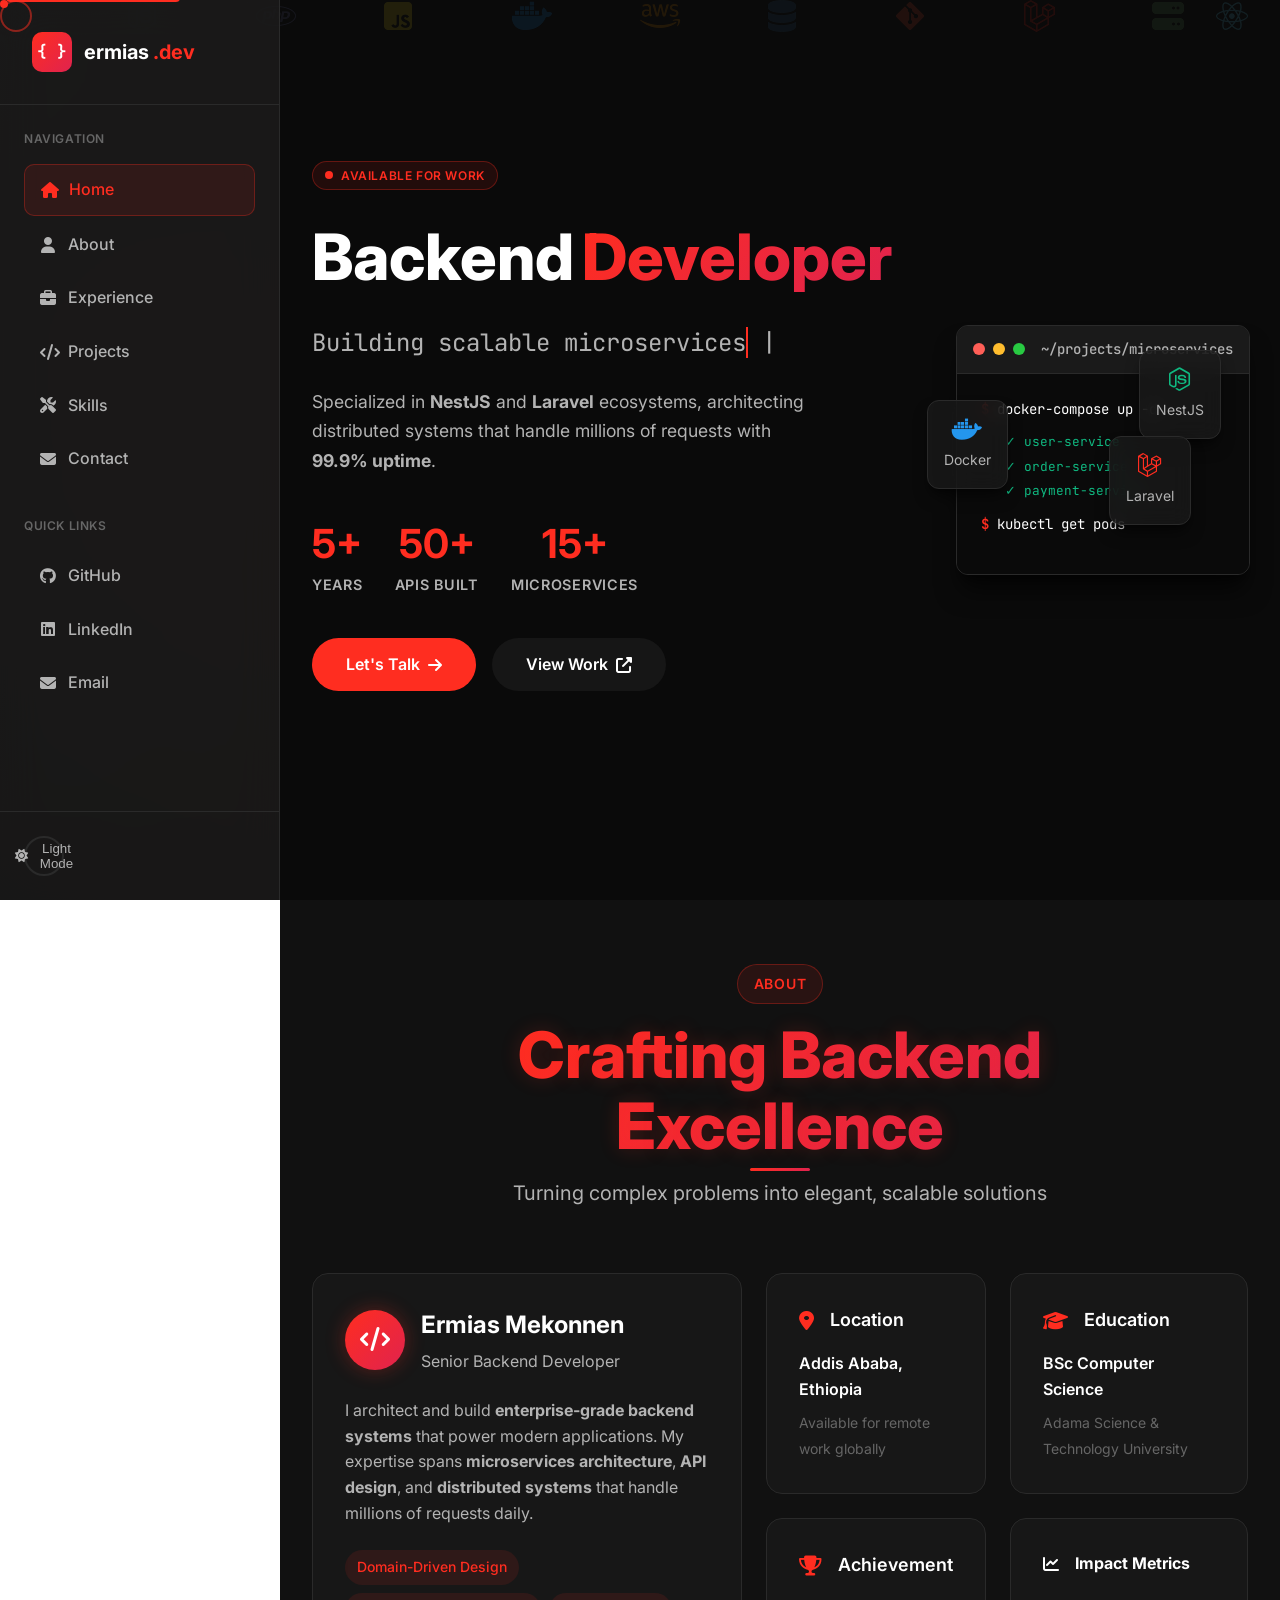
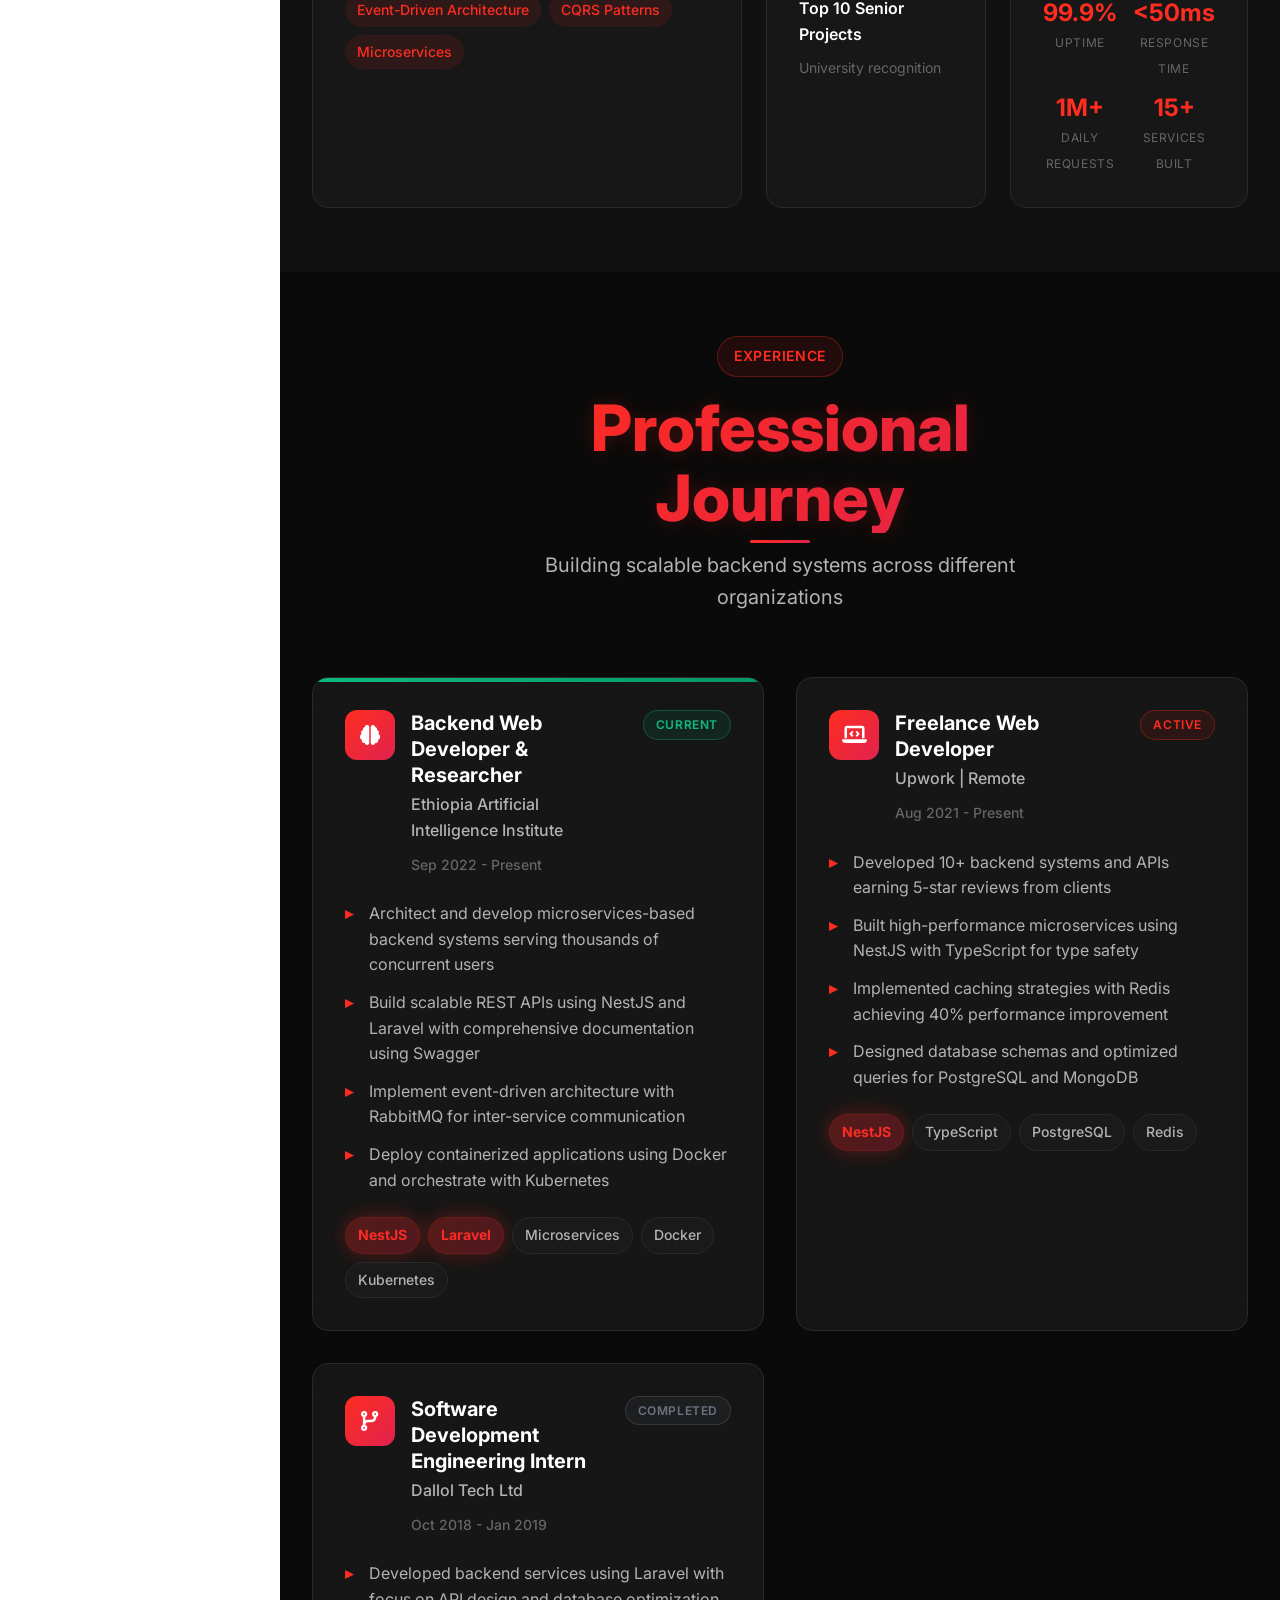
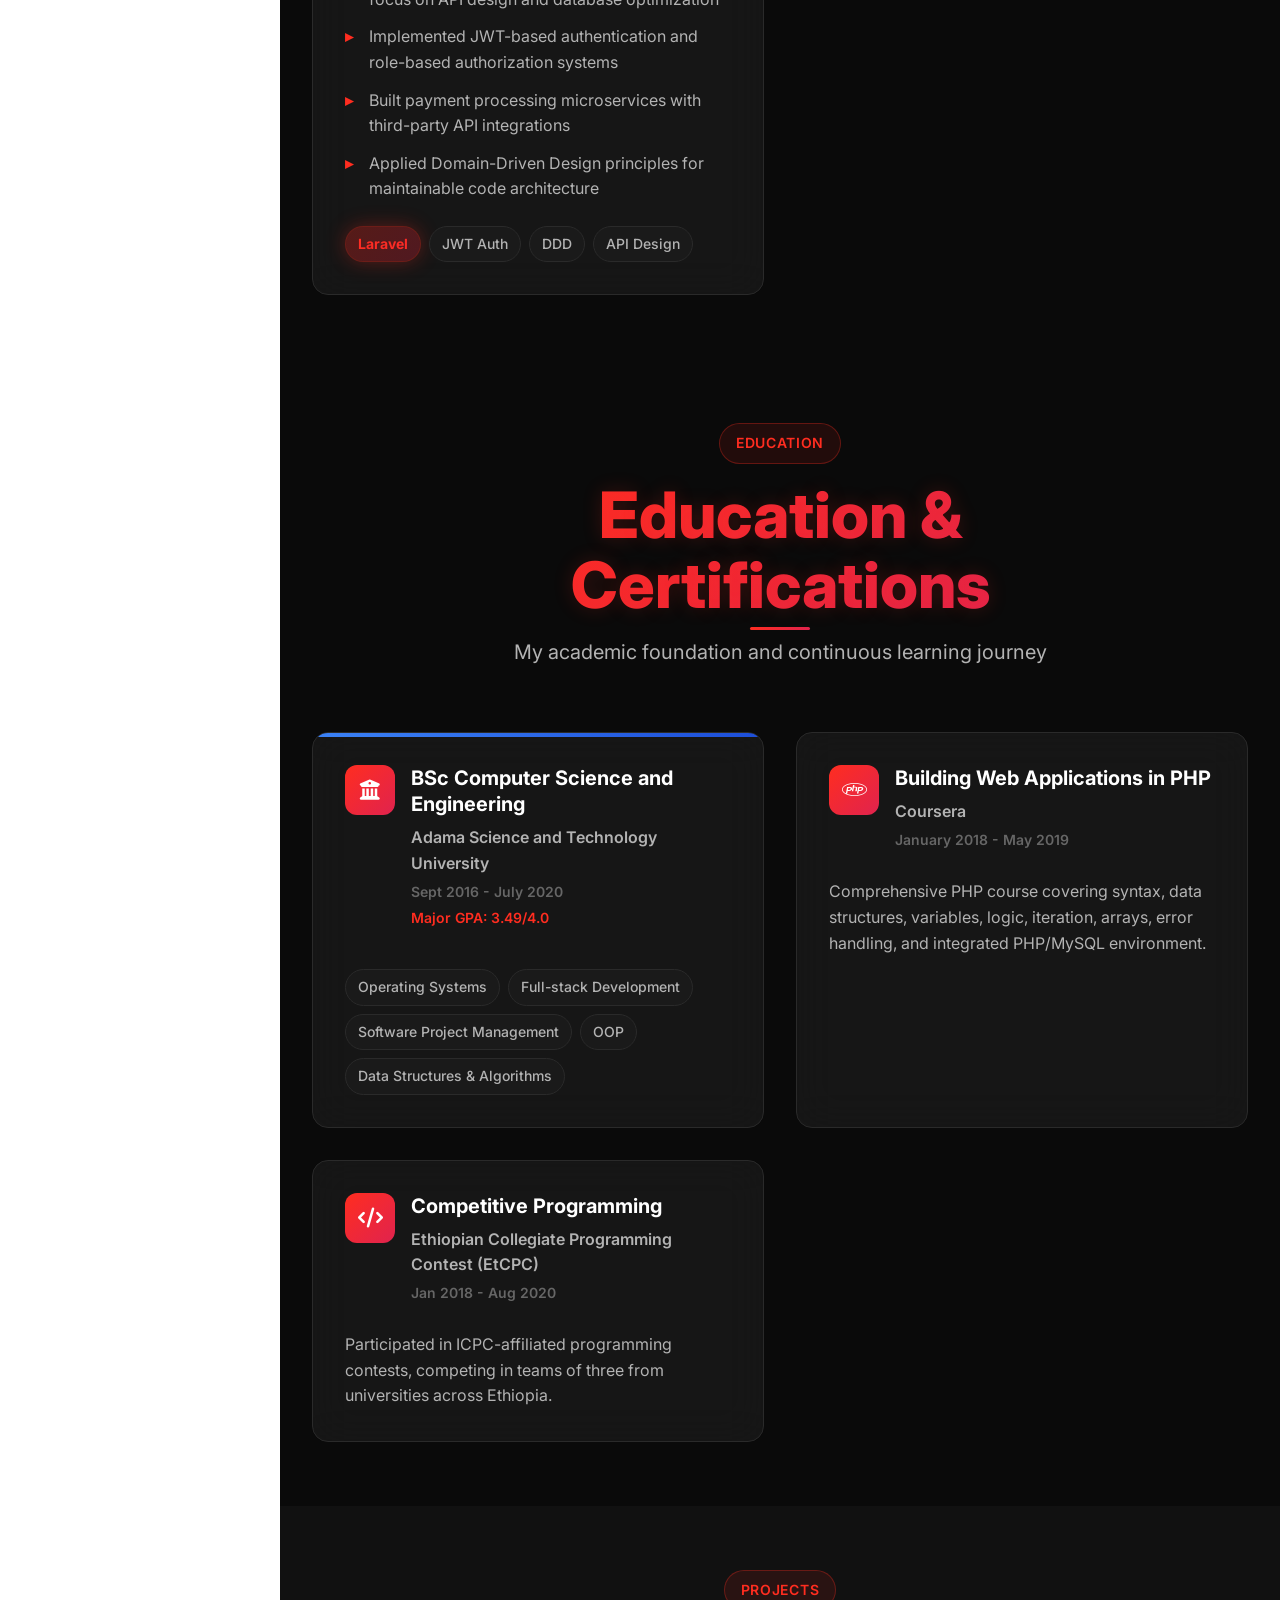
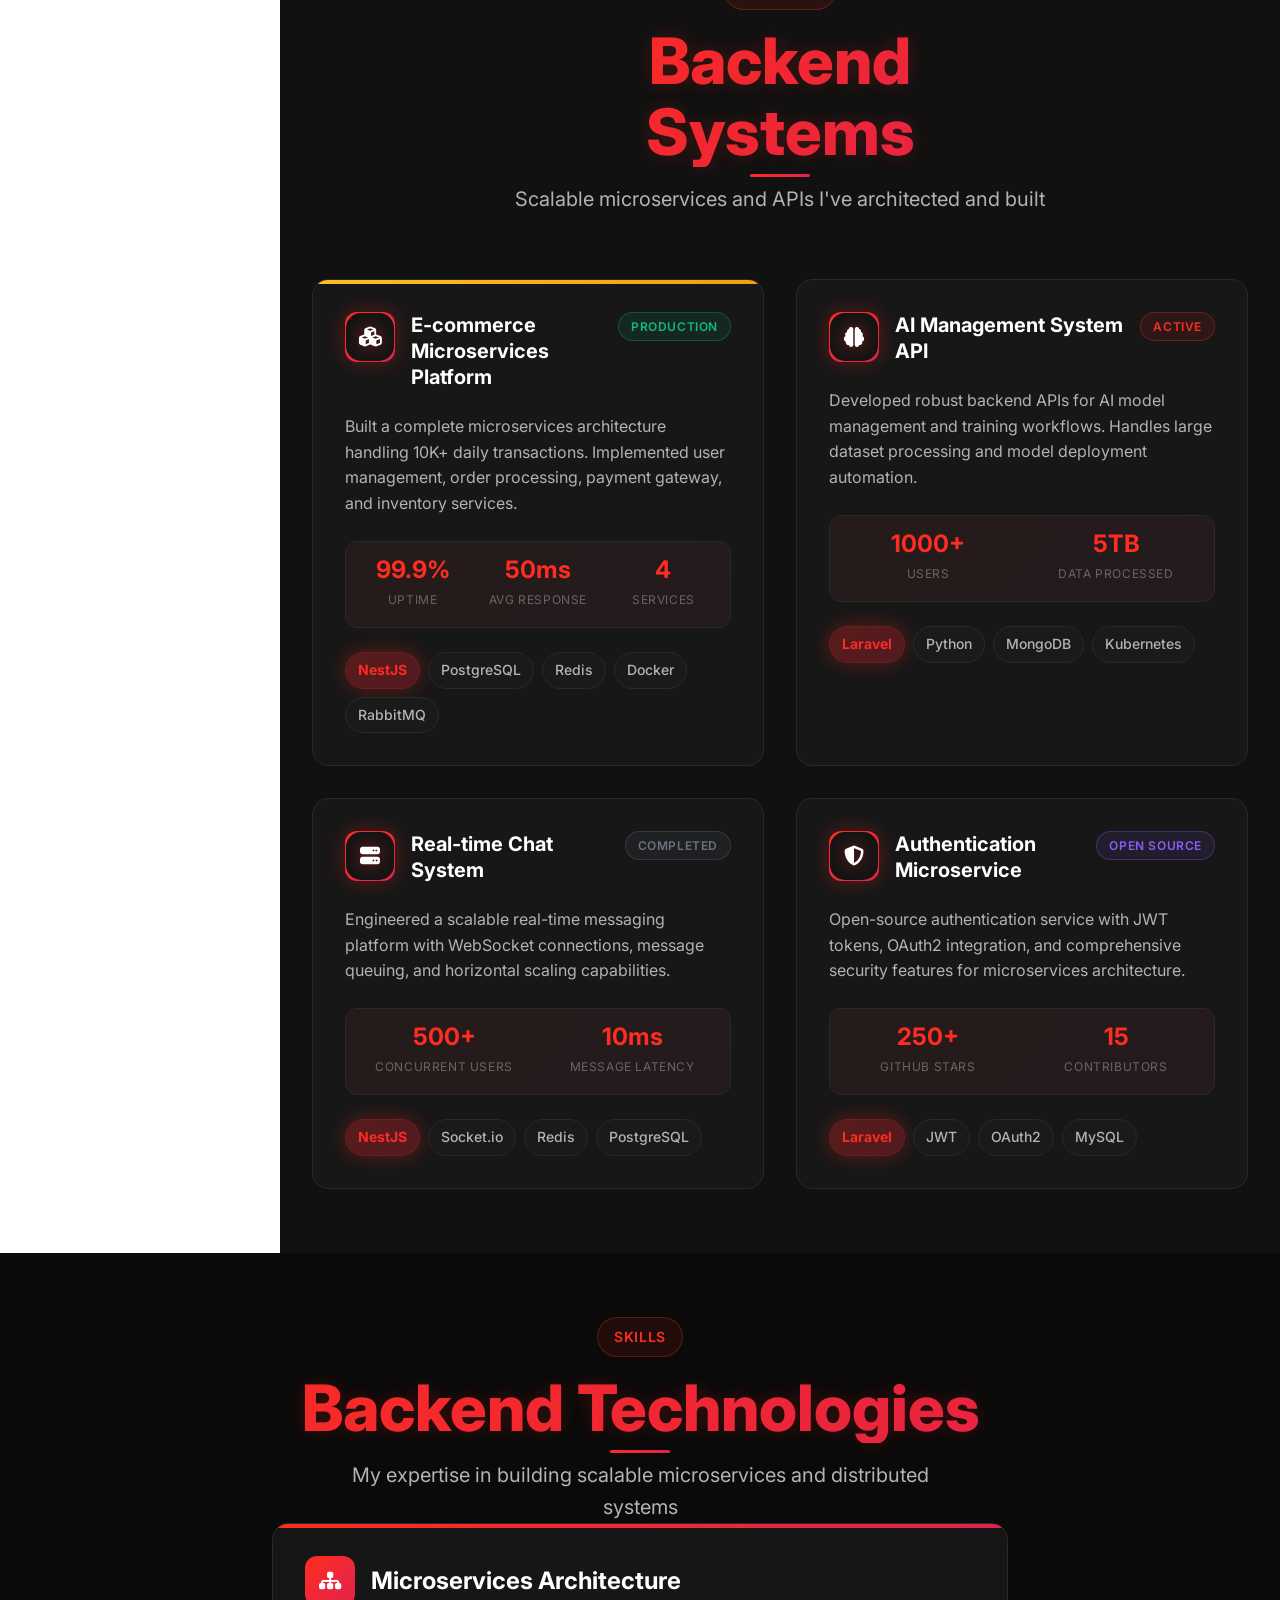
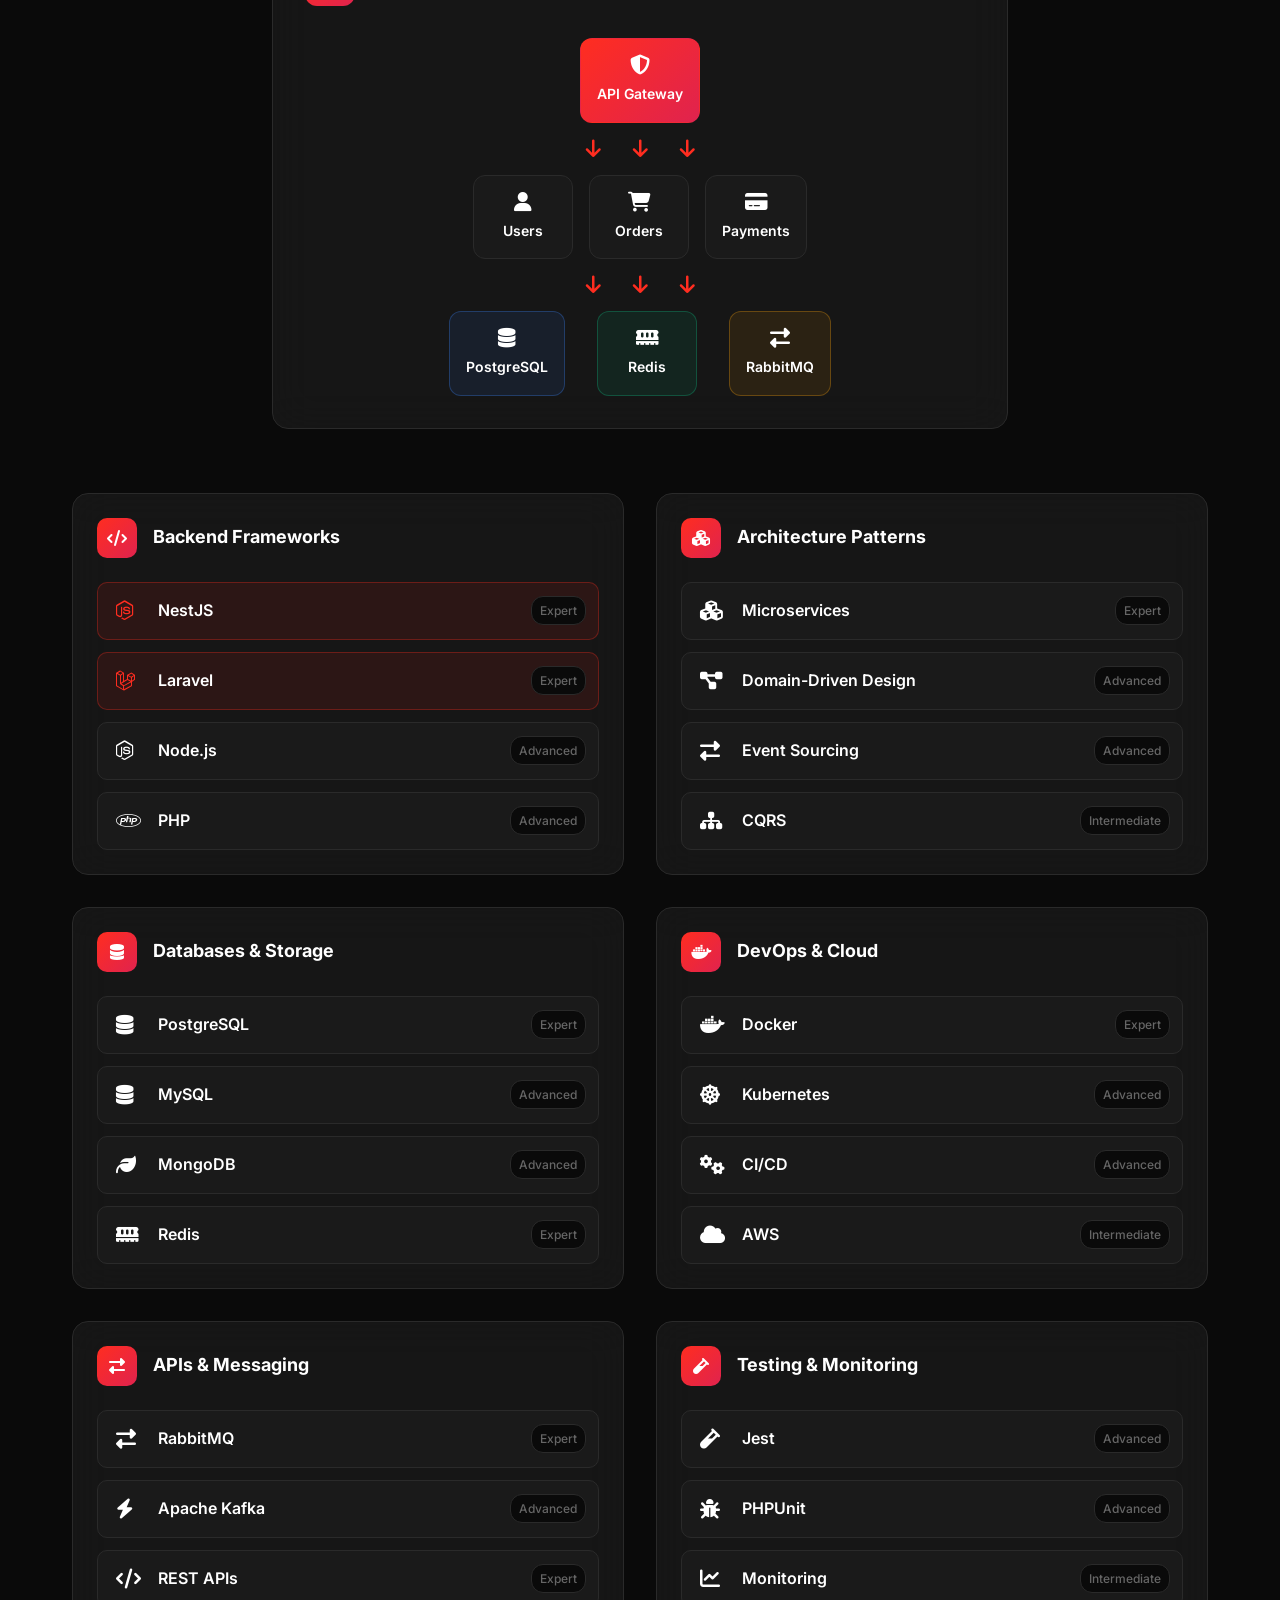
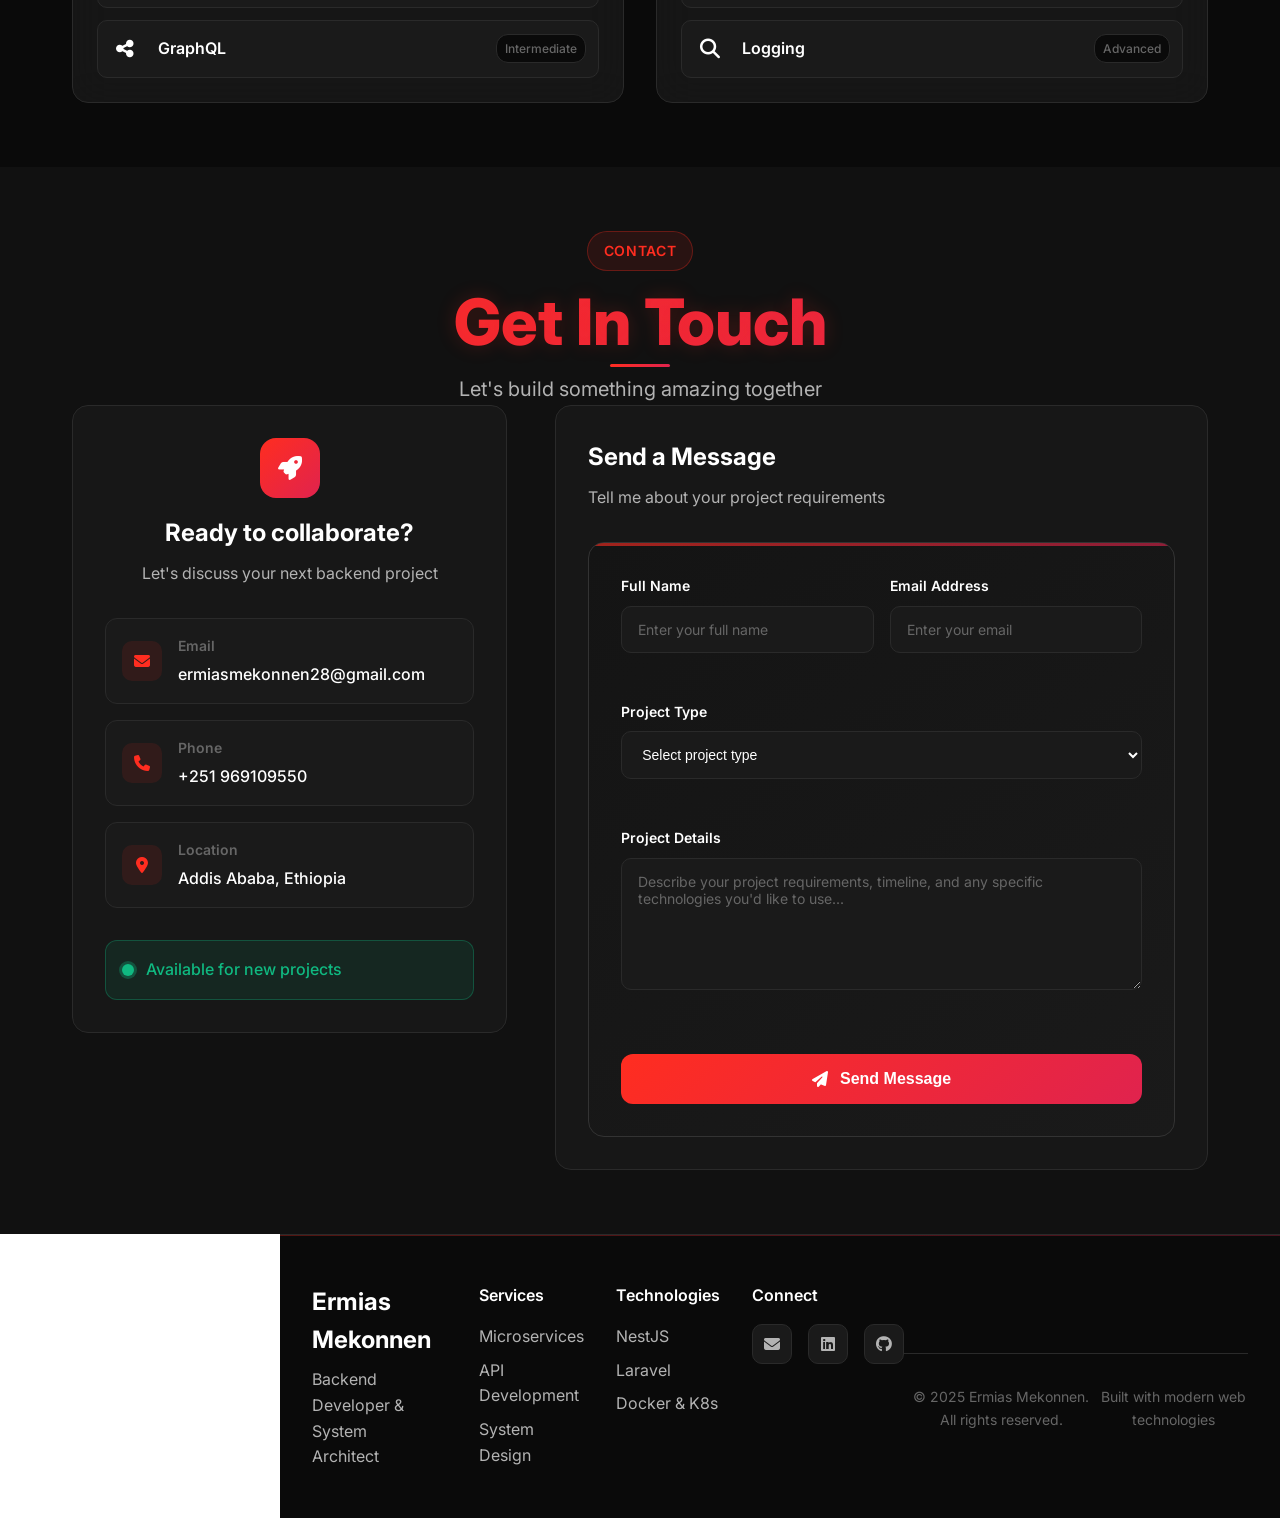
<file: index.html>
<!DOCTYPE html>
<html lang="en" class="scroll-smooth">
<head>
    <meta charset="UTF-8">
    <meta name="viewport" content="width=device-width, initial-scale=1.0">
    <meta name="theme-color" content="#ff2d20">
    <meta name="color-scheme" content="dark light">
    <title>Ermias Mekonnen - Backend Developer & Microservices Architect</title>
    <meta name="description" content="Backend developer specializing in NestJS, Laravel, and microservices architecture. Expert in building scalable APIs and distributed systems.">
    <meta name="keywords" content="Backend Developer, NestJS, Laravel, Microservices, API Development, Node.js, PHP">
    <meta name="author" content="Ermias Mekonnen">
    
    <!-- Open Graph / Facebook -->
    <meta property="og:type" content="website">
    <meta property="og:url" content="https://ermias.dev/">
    <meta property="og:title" content="Ermias Mekonnen - Backend Developer">
    <meta property="og:description" content="Backend developer specializing in NestJS, Laravel, and microservices architecture.">
    <meta property="og:image" content="/og-image.jpg">
    
    <!-- Twitter -->
    <meta property="twitter:card" content="summary_large_image">
    <meta property="twitter:url" content="https://ermias.dev/">
    <meta property="twitter:title" content="Ermias Mekonnen - Backend Developer">
    <meta property="twitter:description" content="Backend developer specializing in NestJS, Laravel, and microservices architecture.">
    <meta property="twitter:image" content="/twitter-image.jpg">
    
    <!-- Structured Data -->
    <script type="application/ld+json">
    {
      "@context": "https://schema.org",
      "@type": "Person",
      "name": "Ermias Mekonnen",
      "jobTitle": "Backend Developer",
      "description": "Backend developer specializing in NestJS, Laravel, and microservices architecture",
      "url": "https://ermias.dev",
      "sameAs": [
        "https://linkedin.com/in/ermias-mekonnen",
        "https://github.com/ermimak"
      ],
      "knowsAbout": ["NestJS", "Laravel", "Microservices", "Node.js", "PHP", "PostgreSQL", "Docker"]
    }
    </script>
    
    <link rel="stylesheet" href="styles.css">
    <link href="https://cdnjs.cloudflare.com/ajax/libs/font-awesome/6.5.0/css/all.min.css" rel="stylesheet">
    <link rel="preconnect" href="https://fonts.googleapis.com">
    <link rel="preconnect" href="https://fonts.gstatic.com" crossorigin>
    <link href="https://fonts.googleapis.com/css2?family=JetBrains+Mono:wght@300;400;500;600;700&family=Inter:wght@300;400;500;600;700;800;900&display=swap" rel="stylesheet">
</head>
<body>
    <!-- Accessibility Skip Link -->
    <a href="#main-content" class="skip-link">Skip to main content</a>
    
    <!-- Custom Cursor -->
    <div class="cursor-dot" data-cursor-dot aria-hidden="true"></div>
    <div class="cursor-outline" data-cursor-outline aria-hidden="true"></div>
    
    <!-- Floating Language Icons -->
    <div class="floating-icons" aria-hidden="true">
        <i class="floating-icon fab fa-node-js" style="color: #68a063;"></i>
        <i class="floating-icon fab fa-php" style="color: #777bb4;"></i>
        <i class="floating-icon fab fa-js-square" style="color: #f7df1e;"></i>
        <i class="floating-icon fab fa-docker" style="color: #2496ed;"></i>
        <i class="floating-icon fab fa-aws" style="color: #ff9900;"></i>
        <i class="floating-icon fas fa-database" style="color: #336791;"></i>
        <i class="floating-icon fab fa-git-alt" style="color: #f05032;"></i>
        <i class="floating-icon fab fa-laravel" style="color: #ff2d20;"></i>
        <i class="floating-icon fas fa-server" style="color: #68a063;"></i>
        <i class="floating-icon fab fa-react" style="color: #61dafb;"></i>
    </div>
    
    <!-- App Layout Container -->
    <div class="app-layout">
        <!-- Sidebar Navigation -->
        <aside class="sidebar" id="sidebar">
            <div class="sidebar-header">
                <div class="brand">
                    <span class="brand-icon">{ }</span>
                    <div class="brand-text">
                        <span class="brand-name">ermias</span>
                        <span class="brand-domain">.dev</span>
                    </div>
                </div>
                <button class="sidebar-toggle" id="sidebar-toggle" aria-label="Toggle sidebar">
                    <i class="fas fa-times"></i>
                </button>
            </div>
            
            <nav class="sidebar-nav" role="navigation" aria-label="Main navigation">
                <div class="nav-section">
                    <span class="nav-section-title">Navigation</span>
                    <ul class="nav-list">
                        <li><a href="#hero" class="nav-item active"><i class="fas fa-home"></i>Home</a></li>
                        <li><a href="#about" class="nav-item"><i class="fas fa-user"></i>About</a></li>
                        <li><a href="#experience" class="nav-item"><i class="fas fa-briefcase"></i>Experience</a></li>
                        <li><a href="#projects" class="nav-item"><i class="fas fa-code"></i>Projects</a></li>
                        <li><a href="#skills" class="nav-item"><i class="fas fa-tools"></i>Skills</a></li>
                        <li><a href="#contact" class="nav-item"><i class="fas fa-envelope"></i>Contact</a></li>
                    </ul>
                </div>
                
                <div class="nav-section">
                    <span class="nav-section-title">Quick Links</span>
                    <ul class="nav-list">
                        <li><a href="https://github.com/ermimak" class="nav-item" target="_blank"><i class="fab fa-github"></i>GitHub</a></li>
                        <li><a href="https://linkedin.com/in/ermias-mekonnen" class="nav-item" target="_blank"><i class="fab fa-linkedin"></i>LinkedIn</a></li>
                        <li><a href="mailto:ermiasmekonnen28@gmail.com" class="nav-item"><i class="fas fa-envelope"></i>Email</a></li>
                    </ul>
                </div>
            </nav>
            
            <div class="sidebar-footer">
                <button class="theme-toggle" id="theme-toggle" aria-label="Toggle theme">
                    <i class="fas fa-moon"></i>
                    <span>Dark Mode</span>
                </button>
            </div>
        </aside>
        
        <!-- Mobile Header -->
        <header class="mobile-header">
            <button class="mobile-menu-btn" id="mobile-menu-btn" aria-label="Open menu">
                <i class="fas fa-bars"></i>
            </button>
            <div class="mobile-brand">
                <span class="brand-name">ermias</span><span class="brand-domain">.dev</span>
            </div>
            <button class="mobile-theme-toggle" id="mobile-theme-toggle" aria-label="Toggle theme">
                <i class="fas fa-moon"></i>
            </button>
        </header>

        <!-- Main Content Area -->
        <main class="main-content" id="main-content">
            <!-- Hero Section -->
            <section id="hero" class="section hero-section">
                <div class="section-grid">
                    <div class="hero-content">
                        <div class="status-badge">
                            <div class="status-dot"></div>
                            <span>Available for work</span>
                        </div>
                        
                        <h1 class="hero-title">
                            <span class="title-line">Backend</span>
                            <span class="title-line highlight">Developer</span>
                        </h1>
                        
                        <div class="hero-subtitle">
                            <span class="typing-text" id="typing-text">Building scalable microservices</span>
                            <span class="cursor">|</span>
                        </div>
                        
                        <p class="hero-description">
                            Specialized in <strong>NestJS</strong> and <strong>Laravel</strong> ecosystems, 
                            architecting distributed systems that handle millions of requests with 
                            <strong>99.9% uptime</strong>.
                        </p>
                        
                        <div class="hero-stats">
                            <div class="stat-item">
                                <span class="stat-number">5+</span>
                                <span class="stat-label">Years</span>
                            </div>
                            <div class="stat-item">
                                <span class="stat-number">50+</span>
                                <span class="stat-label">APIs Built</span>
                            </div>
                            <div class="stat-item">
                                <span class="stat-number">15+</span>
                                <span class="stat-label">Microservices</span>
                            </div>
                        </div>
                        
                        <div class="hero-actions">
                            <a href="#contact" class="btn btn-primary">
                                <span>Let's Talk</span>
                                <i class="fas fa-arrow-right"></i>
                            </a>
                            <a href="#projects" class="btn btn-outline">
                                <span>View Work</span>
                                <i class="fas fa-external-link-alt"></i>
                            </a>
                        </div>
                    </div>
                    
                    <div class="hero-visual">
                        <div class="terminal-window">
                            <div class="terminal-header">
                                <div class="terminal-controls">
                                    <span class="control close"></span>
                                    <span class="control minimize"></span>
                                    <span class="control maximize"></span>
                                </div>
                                <div class="terminal-title">~/projects/microservices</div>
                            </div>
                            <div class="terminal-body">
                                <div class="terminal-line">
                                    <span class="prompt">$</span>
                                    <span class="command">docker-compose up -d</span>
                                </div>
                                <div class="terminal-line output">
                                    <span class="service-status success">✓ user-service</span>
                                    <span class="service-status success">✓ order-service</span>
                                    <span class="service-status success">✓ payment-service</span>
                                </div>
                                <div class="terminal-line">
                                    <span class="prompt">$</span>
                                    <span class="command cursor-blink">kubectl get pods</span>
                                </div>
                            </div>
                        </div>
                        
                        <div class="floating-cards">
                            <div class="tech-card nestjs">
                                <i class="fab fa-node-js"></i>
                                <span>NestJS</span>
                            </div>
                            <div class="tech-card laravel">
                                <i class="fab fa-laravel"></i>
                                <span>Laravel</span>
                            </div>
                            <div class="tech-card docker">
                                <i class="fab fa-docker"></i>
                                <span>Docker</span>
                            </div>
                        </div>
                    </div>
                </div>
            </section>

            <!-- About Section -->
            <section id="about" class="section about-section">
                <div class="section-header">
                    <div class="section-badge">About</div>
                    <h2 class="section-title">Crafting Backend Excellence</h2>
                    <p class="section-subtitle">Turning complex problems into elegant, scalable solutions</p>
                </div>
                
                <div class="about-grid">
                    <div class="about-card main-card">
                        <div class="card-header">
                            <div class="avatar">
                                <div class="avatar-inner">
                                    <i class="fas fa-code"></i>
                                </div>
                            </div>
                            <div class="card-title">
                                <h3>Ermias Mekonnen</h3>
                                <p>Senior Backend Developer</p>
                            </div>
                        </div>
                        
                        <div class="card-content">
                            <p>
                                I architect and build <strong>enterprise-grade backend systems</strong> that power 
                                modern applications. My expertise spans <strong>microservices architecture</strong>, 
                                <strong>API design</strong>, and <strong>distributed systems</strong> that handle 
                                millions of requests daily.
                            </p>
                            
                            <div class="expertise-tags">
                                <span class="tag">Domain-Driven Design</span>
                                <span class="tag">Event-Driven Architecture</span>
                                <span class="tag">CQRS Patterns</span>
                                <span class="tag">Microservices</span>
                            </div>
                        </div>
                    </div>
                    
                    <div class="about-card info-card">
                        <div class="card-header">
                            <i class="fas fa-map-marker-alt"></i>
                            <h4>Location</h4>
                        </div>
                        <p>Addis Ababa, Ethiopia</p>
                        <small>Available for remote work globally</small>
                    </div>
                    
                    <div class="about-card info-card">
                        <div class="card-header">
                            <i class="fas fa-graduation-cap"></i>
                            <h4>Education</h4>
                        </div>
                        <p>BSc Computer Science</p>
                        <small>Adama Science & Technology University</small>
                    </div>
                    
                    <div class="about-card info-card">
                        <div class="card-header">
                            <i class="fas fa-trophy"></i>
                            <h4>Achievement</h4>
                        </div>
                        <p>Top 10 Senior Projects</p>
                        <small>University recognition</small>
                    </div>
                    
                    <div class="about-card metrics-card">
                        <div class="card-header">
                            <i class="fas fa-chart-line"></i>
                            <h4>Impact Metrics</h4>
                        </div>
                        <div class="metrics-grid">
                            <div class="metric">
                                <span class="metric-value">99.9%</span>
                                <span class="metric-label">Uptime</span>
                            </div>
                            <div class="metric">
                                <span class="metric-value">&lt;50ms</span>
                                <span class="metric-label">Response Time</span>
                            </div>
                            <div class="metric">
                                <span class="metric-value">1M+</span>
                                <span class="metric-label">Daily Requests</span>
                            </div>
                            <div class="metric">
                                <span class="metric-value">15+</span>
                                <span class="metric-label">Services Built</span>
                            </div>
                        </div>
                    </div>
                </div>
            </section>

            <!-- Experience Section -->
            <section id="experience" class="section experience-section">
                <div class="section-header">
                    <div class="section-badge">Experience</div>
                    <h2 class="section-title">Professional Journey</h2>
                    <p class="section-subtitle">Building scalable backend systems across different organizations</p>
                </div>
                <div class="experience-grid">
                    <div class="experience-card current">
                        <div class="card-header">
                            <div class="company-logo">
                                <i class="fas fa-brain"></i>
                            </div>
                            <div class="card-title">
                                <h3>Backend Web Developer & Researcher</h3>
                                <p>Ethiopia Artificial Intelligence Institute</p>
                                <time datetime="2022-09">Sep 2022 - Present</time>
                            </div>
                            <div class="status-badge current">Current</div>
                        </div>
                        
                        <div class="card-content">
                            <ul class="achievements">
                                <li>Architect and develop microservices-based backend systems serving thousands of concurrent users</li>
                                <li>Build scalable REST APIs using NestJS and Laravel with comprehensive documentation using Swagger</li>
                                <li>Implement event-driven architecture with RabbitMQ for inter-service communication</li>
                                <li>Deploy containerized applications using Docker and orchestrate with Kubernetes</li>
                            </ul>
                            
                            <div class="tech-stack">
                                <span class="tech-tag primary">NestJS</span>
                                <span class="tech-tag primary">Laravel</span>
                                <span class="tech-tag">Microservices</span>
                                <span class="tech-tag">Docker</span>
                                <span class="tech-tag">Kubernetes</span>
                            </div>
                        </div>
                    </div>

                    <div class="experience-card">
                        <div class="card-header">
                            <div class="company-logo">
                                <i class="fas fa-laptop-code"></i>
                            </div>
                            <div class="card-title">
                                <h3>Freelance Web Developer</h3>
                                <p>Upwork | Remote</p>
                                <time datetime="2021-08">Aug 2021 - Present</time>
                            </div>
                            <div class="status-badge active">Active</div>
                        </div>
                        
                        <div class="card-content">
                            <ul class="achievements">
                                <li>Developed 10+ backend systems and APIs earning 5-star reviews from clients</li>
                                <li>Built high-performance microservices using NestJS with TypeScript for type safety</li>
                                <li>Implemented caching strategies with Redis achieving 40% performance improvement</li>
                                <li>Designed database schemas and optimized queries for PostgreSQL and MongoDB</li>
                            </ul>
                            
                            <div class="tech-stack">
                                <span class="tech-tag primary">NestJS</span>
                                <span class="tech-tag">TypeScript</span>
                                <span class="tech-tag">PostgreSQL</span>
                                <span class="tech-tag">Redis</span>
                            </div>
                        </div>
                    </div>

                    <div class="experience-card">
                        <div class="card-header">
                            <div class="company-logo">
                                <i class="fas fa-code-branch"></i>
                            </div>
                            <div class="card-title">
                                <h3>Software Development Engineering Intern</h3>
                                <p>Dallol Tech Ltd</p>
                                <time datetime="2018-10/2019-01">Oct 2018 - Jan 2019</time>
                            </div>
                            <div class="status-badge completed">Completed</div>
                        </div>
                        
                        <div class="card-content">
                            <ul class="achievements">
                                <li>Developed backend services using Laravel with focus on API design and database optimization</li>
                                <li>Implemented JWT-based authentication and role-based authorization systems</li>
                                <li>Built payment processing microservices with third-party API integrations</li>
                                <li>Applied Domain-Driven Design principles for maintainable code architecture</li>
                            </ul>
                            
                            <div class="tech-stack">
                                <span class="tech-tag primary">Laravel</span>
                                <span class="tech-tag">JWT Auth</span>
                                <span class="tech-tag">DDD</span>
                                <span class="tech-tag">API Design</span>
                            </div>
                        </div>
                    </div>
                </div>
            </section>

            <!-- Education Section -->
            <section id="education" class="section education-section">
                <div class="section-header">
                    <div class="section-badge">Education</div>
                    <h2 class="section-title">Education & Certifications</h2>
                    <p class="section-subtitle">My academic foundation and continuous learning journey</p>
                </div>
                <div class="education-grid">
                    <div class="education-card featured">
                        <div class="education-header">
                            <div class="education-icon">
                                <i class="fas fa-university"></i>
                            </div>
                            <div class="education-meta">
                                <h3 class="education-title">BSc Computer Science and Engineering</h3>
                                <div class="education-school">Adama Science and Technology University</div>
                                <div class="education-period">Sept 2016 - July 2020</div>
                                <div class="education-gpa">Major GPA: 3.49/4.0</div>
                            </div>
                        </div>
                        
                        <div class="education-content">
                            <div class="education-subjects">
                                <span class="subject">Operating Systems</span>
                                <span class="subject">Full-stack Development</span>
                                <span class="subject">Software Project Management</span>
                                <span class="subject">OOP</span>
                                <span class="subject">Data Structures & Algorithms</span>
                            </div>
                        </div>
                    </div>

                    <div class="education-card">
                        <div class="education-header">
                            <div class="education-icon">
                                <i class="fab fa-php"></i>
                            </div>
                            <div class="education-meta">
                                <h3 class="education-title">Building Web Applications in PHP</h3>
                                <div class="education-school">Coursera</div>
                                <div class="education-period">January 2018 - May 2019</div>
                            </div>
                        </div>
                        
                        <div class="education-content">
                            <p class="education-description">
                                Comprehensive PHP course covering syntax, data structures, variables, 
                                logic, iteration, arrays, error handling, and integrated PHP/MySQL environment.
                            </p>
                        </div>
                    </div>

                    <div class="education-card">
                        <div class="education-header">
                            <div class="education-icon">
                                <i class="fas fa-code"></i>
                            </div>
                            <div class="education-meta">
                                <h3 class="education-title">Competitive Programming</h3>
                                <div class="education-school">Ethiopian Collegiate Programming Contest (EtCPC)</div>
                                <div class="education-period">Jan 2018 - Aug 2020</div>
                            </div>
                        </div>
                        
                        <div class="education-content">
                            <p class="education-description">
                                Participated in ICPC-affiliated programming contests, competing in teams 
                                of three from universities across Ethiopia.
                            </p>
                        </div>
                    </div>
                </div>
            </section>

            <!-- Projects Section -->
            <section id="projects" class="section projects-section">
                <div class="section-header">
                    <div class="section-badge">Projects</div>
                    <h2 class="section-title">Backend Systems</h2>
                    <p class="section-subtitle">Scalable microservices and APIs I've architected and built</p>
                </div>
                <div class="projects-grid">
                    <div class="project-card featured">
                        <div class="project-header">
                            <div class="project-icon">
                                <i class="fas fa-cubes"></i>
                            </div>
                            <div class="project-meta">
                                <h3 class="project-title">E-commerce Microservices Platform</h3>
                                <div class="project-status production">Production</div>
                            </div>
                        </div>
                        
                        <div class="project-content">
                            <p class="project-description">
                                Built a complete microservices architecture handling 10K+ daily transactions. 
                                Implemented user management, order processing, payment gateway, and inventory services.
                            </p>
                            
                            <div class="project-metrics">
                                <div class="metric">
                                    <span class="metric-value">99.9%</span>
                                    <span class="metric-label">Uptime</span>
                                </div>
                                <div class="metric">
                                    <span class="metric-value">50ms</span>
                                    <span class="metric-label">Avg Response</span>
                                </div>
                                <div class="metric">
                                    <span class="metric-value">4</span>
                                    <span class="metric-label">Services</span>
                                </div>
                            </div>
                            
                            <div class="project-tech">
                                <span class="tech-tag primary">NestJS</span>
                                <span class="tech-tag">PostgreSQL</span>
                                <span class="tech-tag">Redis</span>
                                <span class="tech-tag">Docker</span>
                                <span class="tech-tag">RabbitMQ</span>
                            </div>
                        </div>
                    </div>

                    <div class="project-card">
                        <div class="project-header">
                            <div class="project-icon">
                                <i class="fas fa-brain"></i>
                            </div>
                            <div class="project-meta">
                                <h3 class="project-title">AI Management System API</h3>
                                <div class="project-status active">Active</div>
                            </div>
                        </div>
                        
                        <div class="project-content">
                            <p class="project-description">
                                Developed robust backend APIs for AI model management and training workflows. 
                                Handles large dataset processing and model deployment automation.
                            </p>
                            
                            <div class="project-metrics">
                                <div class="metric">
                                    <span class="metric-value">1000+</span>
                                    <span class="metric-label">Users</span>
                                </div>
                                <div class="metric">
                                    <span class="metric-value">5TB</span>
                                    <span class="metric-label">Data Processed</span>
                                </div>
                            </div>
                            
                            <div class="project-tech">
                                <span class="tech-tag primary">Laravel</span>
                                <span class="tech-tag">Python</span>
                                <span class="tech-tag">MongoDB</span>
                                <span class="tech-tag">Kubernetes</span>
                            </div>
                        </div>
                    </div>

                    <div class="project-card">
                        <div class="project-header">
                            <div class="project-icon">
                                <i class="fas fa-server"></i>
                            </div>
                            <div class="project-meta">
                                <h3 class="project-title">Real-time Chat System</h3>
                                <div class="project-status completed">Completed</div>
                            </div>
                        </div>
                        
                        <div class="project-content">
                            <p class="project-description">
                                Engineered a scalable real-time messaging platform with WebSocket connections, 
                                message queuing, and horizontal scaling capabilities.
                            </p>
                            
                            <div class="project-metrics">
                                <div class="metric">
                                    <span class="metric-value">500+</span>
                                    <span class="metric-label">Concurrent Users</span>
                                </div>
                                <div class="metric">
                                    <span class="metric-value">10ms</span>
                                    <span class="metric-label">Message Latency</span>
                                </div>
                            </div>
                            
                            <div class="project-tech">
                                <span class="tech-tag primary">NestJS</span>
                                <span class="tech-tag">Socket.io</span>
                                <span class="tech-tag">Redis</span>
                                <span class="tech-tag">PostgreSQL</span>
                            </div>
                        </div>
                    </div>

                    <div class="project-card">
                        <div class="project-header">
                            <div class="project-icon">
                                <i class="fas fa-shield-alt"></i>
                            </div>
                            <div class="project-meta">
                                <h3 class="project-title">Authentication Microservice</h3>
                                <div class="project-status opensource">Open Source</div>
                            </div>
                        </div>
                        
                        <div class="project-content">
                            <p class="project-description">
                                Open-source authentication service with JWT tokens, OAuth2 integration, 
                                and comprehensive security features for microservices architecture.
                            </p>
                            
                            <div class="project-metrics">
                                <div class="metric">
                                    <span class="metric-value">250+</span>
                                    <span class="metric-label">GitHub Stars</span>
                                </div>
                                <div class="metric">
                                    <span class="metric-value">15</span>
                                    <span class="metric-label">Contributors</span>
                                </div>
                            </div>
                            
                            <div class="project-tech">
                                <span class="tech-tag primary">Laravel</span>
                                <span class="tech-tag">JWT</span>
                                <span class="tech-tag">OAuth2</span>
                                <span class="tech-tag">MySQL</span>
                            </div>
                        </div>
                    </div>
            </div>
        </div>
    </section>

            <!-- Skills Section -->
            <section id="skills" class="section skills-section">
                <div class="section-header">
                    <div class="section-badge">Skills</div>
                    <h2 class="section-title">Backend Technologies</h2>
                    <p class="section-subtitle">My expertise in building scalable microservices and distributed systems</p>
                </div>
            
                <!-- Architecture Overview -->
                <div class="architecture-showcase">
                    <div class="architecture-card">
                        <div class="architecture-header">
                            <div class="architecture-icon">
                                <i class="fas fa-sitemap"></i>
                            </div>
                            <h3>Microservices Architecture</h3>
                        </div>
                        <div class="architecture-flow">
                            <div class="flow-layer">
                                <div class="flow-node gateway">
                                    <i class="fas fa-shield-alt"></i>
                                    <span>API Gateway</span>
                                </div>
                            </div>
                            <div class="flow-arrows">
                                <i class="fas fa-arrow-down"></i>
                                <i class="fas fa-arrow-down"></i>
                                <i class="fas fa-arrow-down"></i>
                            </div>
                            <div class="flow-layer services">
                                <div class="flow-node">
                                    <i class="fas fa-user"></i>
                                    <span>Users</span>
                                </div>
                                <div class="flow-node">
                                    <i class="fas fa-shopping-cart"></i>
                                    <span>Orders</span>
                                </div>
                                <div class="flow-node">
                                    <i class="fas fa-credit-card"></i>
                                    <span>Payments</span>
                                </div>
                            </div>
                            <div class="flow-arrows">
                                <i class="fas fa-arrow-down"></i>
                                <i class="fas fa-arrow-down"></i>
                                <i class="fas fa-arrow-down"></i>
                            </div>
                            <div class="flow-layer data">
                                <div class="flow-node database">
                                    <i class="fas fa-database"></i>
                                    <span>PostgreSQL</span>
                                </div>
                                <div class="flow-node cache">
                                    <i class="fas fa-memory"></i>
                                    <span>Redis</span>
                                </div>
                                <div class="flow-node queue">
                                    <i class="fas fa-exchange-alt"></i>
                                    <span>RabbitMQ</span>
                                </div>
                            </div>
                        </div>
                    </div>
                </div>
                <!-- Skills Grid -->
                <div class="skills-grid">
                    <div class="skill-category">
                        <div class="category-header">
                            <div class="category-icon">
                                <i class="fas fa-code"></i>
                            </div>
                            <h3 class="category-title">Backend Frameworks</h3>
                        </div>
                        <div class="skill-items">
                            <div class="skill-item primary">
                                <div class="skill-icon">
                                    <i class="fab fa-node-js"></i>
                                </div>
                                <div class="skill-info">
                                    <span class="skill-name">NestJS</span>
                                    <span class="skill-level">Expert</span>
                                </div>
                            </div>
                            <div class="skill-item primary">
                                <div class="skill-icon">
                                    <i class="fab fa-laravel"></i>
                                </div>
                                <div class="skill-info">
                                    <span class="skill-name">Laravel</span>
                                    <span class="skill-level">Expert</span>
                                </div>
                            </div>
                            <div class="skill-item">
                                <div class="skill-icon">
                                    <i class="fab fa-node-js"></i>
                                </div>
                                <div class="skill-info">
                                    <span class="skill-name">Node.js</span>
                                    <span class="skill-level">Advanced</span>
                                </div>
                            </div>
                            <div class="skill-item">
                                <div class="skill-icon">
                                    <i class="fab fa-php"></i>
                                </div>
                                <div class="skill-info">
                                    <span class="skill-name">PHP</span>
                                    <span class="skill-level">Advanced</span>
                                </div>
                            </div>
                        </div>
                    </div>

                    <div class="skill-category">
                        <div class="category-header">
                            <div class="category-icon">
                                <i class="fas fa-cubes"></i>
                            </div>
                            <h3 class="category-title">Architecture Patterns</h3>
                        </div>
                        <div class="skill-items">
                            <div class="skill-item">
                                <div class="skill-icon">
                                    <i class="fas fa-cubes"></i>
                                </div>
                                <div class="skill-info">
                                    <span class="skill-name">Microservices</span>
                                    <span class="skill-level">Expert</span>
                                </div>
                            </div>
                            <div class="skill-item">
                                <div class="skill-icon">
                                    <i class="fas fa-project-diagram"></i>
                                </div>
                                <div class="skill-info">
                                    <span class="skill-name">Domain-Driven Design</span>
                                    <span class="skill-level">Advanced</span>
                                </div>
                            </div>
                            <div class="skill-item">
                                <div class="skill-icon">
                                    <i class="fas fa-exchange-alt"></i>
                                </div>
                                <div class="skill-info">
                                    <span class="skill-name">Event Sourcing</span>
                                    <span class="skill-level">Advanced</span>
                                </div>
                            </div>
                            <div class="skill-item">
                                <div class="skill-icon">
                                    <i class="fas fa-sitemap"></i>
                                </div>
                                <div class="skill-info">
                                    <span class="skill-name">CQRS</span>
                                    <span class="skill-level">Intermediate</span>
                                </div>
                            </div>
                        </div>
                    </div>

                    <div class="skill-category">
                        <div class="category-header">
                            <div class="category-icon">
                                <i class="fas fa-database"></i>
                            </div>
                            <h3 class="category-title">Databases & Storage</h3>
                        </div>
                        <div class="skill-items">
                            <div class="skill-item">
                                <div class="skill-icon">
                                    <i class="fas fa-database"></i>
                                </div>
                                <div class="skill-info">
                                    <span class="skill-name">PostgreSQL</span>
                                    <span class="skill-level">Expert</span>
                                </div>
                            </div>
                            <div class="skill-item">
                                <div class="skill-icon">
                                    <i class="fas fa-database"></i>
                                </div>
                                <div class="skill-info">
                                    <span class="skill-name">MySQL</span>
                                    <span class="skill-level">Advanced</span>
                                </div>
                            </div>
                            <div class="skill-item">
                                <div class="skill-icon">
                                    <i class="fas fa-leaf"></i>
                                </div>
                                <div class="skill-info">
                                    <span class="skill-name">MongoDB</span>
                                    <span class="skill-level">Advanced</span>
                                </div>
                            </div>
                            <div class="skill-item">
                                <div class="skill-icon">
                                    <i class="fas fa-memory"></i>
                                </div>
                                <div class="skill-info">
                                    <span class="skill-name">Redis</span>
                                    <span class="skill-level">Expert</span>
                                </div>
                            </div>
                        </div>
                    </div>

                    <div class="skill-category">
                        <div class="category-header">
                            <div class="category-icon">
                                <i class="fab fa-docker"></i>
                            </div>
                            <h3 class="category-title">DevOps & Cloud</h3>
                        </div>
                        <div class="skill-items">
                            <div class="skill-item">
                                <div class="skill-icon">
                                    <i class="fab fa-docker"></i>
                                </div>
                                <div class="skill-info">
                                    <span class="skill-name">Docker</span>
                                    <span class="skill-level">Expert</span>
                                </div>
                            </div>
                            <div class="skill-item">
                                <div class="skill-icon">
                                    <i class="fas fa-dharmachakra"></i>
                                </div>
                                <div class="skill-info">
                                    <span class="skill-name">Kubernetes</span>
                                    <span class="skill-level">Advanced</span>
                                </div>
                            </div>
                            <div class="skill-item">
                                <div class="skill-icon">
                                    <i class="fas fa-cogs"></i>
                                </div>
                                <div class="skill-info">
                                    <span class="skill-name">CI/CD</span>
                                    <span class="skill-level">Advanced</span>
                                </div>
                            </div>
                            <div class="skill-item">
                                <div class="skill-icon">
                                    <i class="fas fa-cloud"></i>
                                </div>
                                <div class="skill-info">
                                    <span class="skill-name">AWS</span>
                                    <span class="skill-level">Intermediate</span>
                                </div>
                            </div>
                        </div>
                    </div>

                    <div class="skill-category">
                        <div class="category-header">
                            <div class="category-icon">
                                <i class="fas fa-exchange-alt"></i>
                            </div>
                            <h3 class="category-title">APIs & Messaging</h3>
                        </div>
                        <div class="skill-items">
                            <div class="skill-item">
                                <div class="skill-icon">
                                    <i class="fas fa-exchange-alt"></i>
                                </div>
                                <div class="skill-info">
                                    <span class="skill-name">RabbitMQ</span>
                                    <span class="skill-level">Expert</span>
                                </div>
                            </div>
                            <div class="skill-item">
                                <div class="skill-icon">
                                    <i class="fas fa-bolt"></i>
                                </div>
                                <div class="skill-info">
                                    <span class="skill-name">Apache Kafka</span>
                                    <span class="skill-level">Advanced</span>
                                </div>
                            </div>
                            <div class="skill-item">
                                <div class="skill-icon">
                                    <i class="fas fa-code"></i>
                                </div>
                                <div class="skill-info">
                                    <span class="skill-name">REST APIs</span>
                                    <span class="skill-level">Expert</span>
                                </div>
                            </div>
                            <div class="skill-item">
                                <div class="skill-icon">
                                    <i class="fas fa-share-alt"></i>
                                </div>
                                <div class="skill-info">
                                    <span class="skill-name">GraphQL</span>
                                    <span class="skill-level">Intermediate</span>
                                </div>
                            </div>
                        </div>
                    </div>

                    <div class="skill-category">
                        <div class="category-header">
                            <div class="category-icon">
                                <i class="fas fa-vial"></i>
                            </div>
                            <h3 class="category-title">Testing & Monitoring</h3>
                        </div>
                        <div class="skill-items">
                            <div class="skill-item">
                                <div class="skill-icon">
                                    <i class="fas fa-vial"></i>
                                </div>
                                <div class="skill-info">
                                    <span class="skill-name">Jest</span>
                                    <span class="skill-level">Advanced</span>
                                </div>
                            </div>
                            <div class="skill-item">
                                <div class="skill-icon">
                                    <i class="fas fa-bug"></i>
                                </div>
                                <div class="skill-info">
                                    <span class="skill-name">PHPUnit</span>
                                    <span class="skill-level">Advanced</span>
                                </div>
                            </div>
                            <div class="skill-item">
                                <div class="skill-icon">
                                    <i class="fas fa-chart-line"></i>
                                </div>
                                <div class="skill-info">
                                    <span class="skill-name">Monitoring</span>
                                    <span class="skill-level">Intermediate</span>
                                </div>
                            </div>
                            <div class="skill-item">
                                <div class="skill-icon">
                                    <i class="fas fa-search"></i>
                                </div>
                                <div class="skill-info">
                                    <span class="skill-name">Logging</span>
                                    <span class="skill-level">Advanced</span>
                                </div>
                            </div>
                        </div>
                    </div>
                </div>
            </section>

            <!-- Contact Section -->
            <section id="contact" class="section contact-section">
                <div class="section-header">
                    <div class="section-badge">Contact</div>
                    <h2 class="section-title">Get In Touch</h2>
                    <p class="section-subtitle">Let's build something amazing together</p>
                </div>
                <div class="contact-container">
                    <div class="contact-info">
                        <div class="contact-card">
                            <div class="contact-header">
                                <div class="contact-icon">
                                    <i class="fas fa-rocket"></i>
                                </div>
                                <h3>Ready to collaborate?</h3>
                                <p>Let's discuss your next backend project</p>
                            </div>
                            
                            <div class="contact-methods">
                                <div class="contact-method">
                                    <div class="method-icon">
                                        <i class="fas fa-envelope"></i>
                                    </div>
                                    <div class="method-info">
                                        <span class="method-label">Email</span>
                                        <a href="mailto:ermiasmekonnen28@gmail.com" class="method-value">ermiasmekonnen28@gmail.com</a>
                                    </div>
                                </div>
                                
                                <div class="contact-method">
                                    <div class="method-icon">
                                        <i class="fas fa-phone"></i>
                                    </div>
                                    <div class="method-info">
                                        <span class="method-label">Phone</span>
                                        <a href="tel:+251969109550" class="method-value">+251 969109550</a>
                                    </div>
                                </div>
                                
                                <div class="contact-method">
                                    <div class="method-icon">
                                        <i class="fas fa-map-marker-alt"></i>
                                    </div>
                                    <div class="method-info">
                                        <span class="method-label">Location</span>
                                        <span class="method-value">Addis Ababa, Ethiopia</span>
                                    </div>
                                </div>
                            </div>
                            
                            <div class="availability-status">
                                <div class="status-indicator available"></div>
                                <span>Available for new projects</span>
                            </div>
                        </div>
                    </div>
                    <div class="contact-form-container">
                        <div class="form-card">
                            <div class="form-header">
                                <h3>Send a Message</h3>
                                <p>Tell me about your project requirements</p>
                            </div>
                            
                            <form id="contact-form" class="contact-form">
                                <div class="form-row">
                                    <div class="form-group">
                                        <label for="name">Full Name</label>
                                        <input type="text" id="name" name="name" placeholder="Enter your full name" required>
                                    </div>
                                    <div class="form-group">
                                        <label for="email">Email Address</label>
                                        <input type="email" id="email" name="email" placeholder="Enter your email" required>
                                    </div>
                                </div>
                                
                                <div class="form-group">
                                    <label for="subject">Project Type</label>
                                    <select id="subject" name="subject" required>
                                        <option value="">Select project type</option>
                                        <option value="microservices">Microservices Architecture</option>
                                        <option value="api-development">API Development</option>
                                        <option value="system-design">System Design & Consultation</option>
                                        <option value="performance">Performance Optimization</option>
                                        <option value="other">Other</option>
                                    </select>
                                </div>
                                
                                <div class="form-group">
                                    <label for="message">Project Details</label>
                                    <textarea id="message" name="message" placeholder="Describe your project requirements, timeline, and any specific technologies you'd like to use..." rows="6" required></textarea>
                                </div>
                                
                                <button type="submit" class="submit-btn">
                                    <i class="fas fa-paper-plane"></i>
                                    <span>Send Message</span>
                                </button>
                            </form>
                        </div>
                    </div>
                </div>
            </section>

            <!-- Footer -->
            <footer class="footer">
                <div class="footer-content">
                    <div class="footer-main">
                        <div class="footer-brand">
                            <h3>Ermias Mekonnen</h3>
                            <p>Backend Developer & System Architect</p>
                        </div>
                        
                        <div class="footer-links">
                            <div class="link-group">
                                <h4>Services</h4>
                                <ul>
                                    <li><a href="#projects">Microservices</a></li>
                                    <li><a href="#projects">API Development</a></li>
                                    <li><a href="#projects">System Design</a></li>
                                </ul>
                            </div>
                            
                            <div class="link-group">
                                <h4>Technologies</h4>
                                <ul>
                                    <li><a href="#skills">NestJS</a></li>
                                    <li><a href="#skills">Laravel</a></li>
                                    <li><a href="#skills">Docker & K8s</a></li>
                                </ul>
                            </div>
                            
                            <div class="link-group">
                                <h4>Connect</h4>
                                <div class="social-links">
                                    <a href="mailto:ermiasmekonnen28@gmail.com" class="social-link" title="Email">
                                        <i class="fas fa-envelope"></i>
                                    </a>
                                    <a href="https://linkedin.com/in/ermias-mekonnen" class="social-link" title="LinkedIn">
                                        <i class="fab fa-linkedin"></i>
                                    </a>
                                    <a href="https://github.com/ermimak" class="social-link" title="GitHub">
                                        <i class="fab fa-github"></i>
                                    </a>
                                </div>
                            </div>
                        </div>
                    </div>
                    
                    <div class="footer-bottom">
                        <p>&copy; 2025 Ermias Mekonnen. All rights reserved.</p>
                        <p>Built with modern web technologies</p>
                    </div>
                </div>
            </footer>

    <script src="script.js"></script>
</body>
</html>
</file>
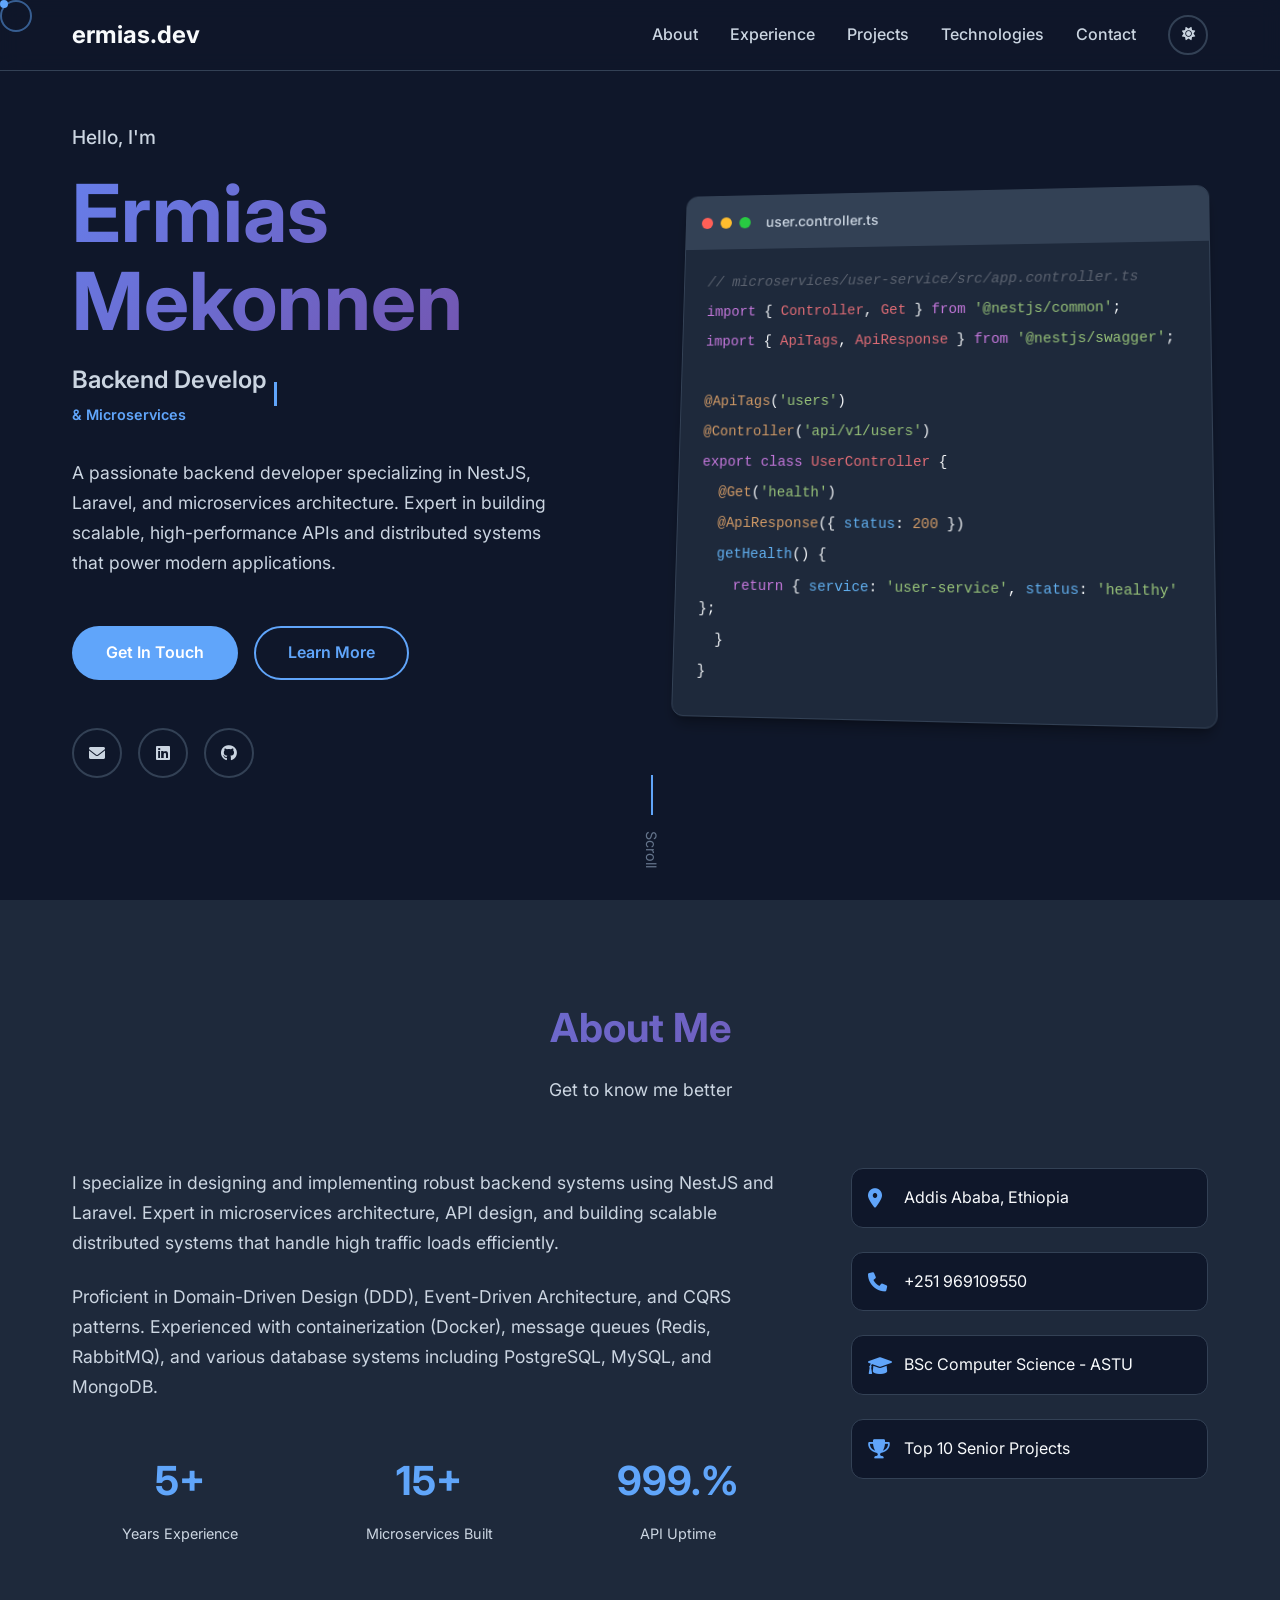
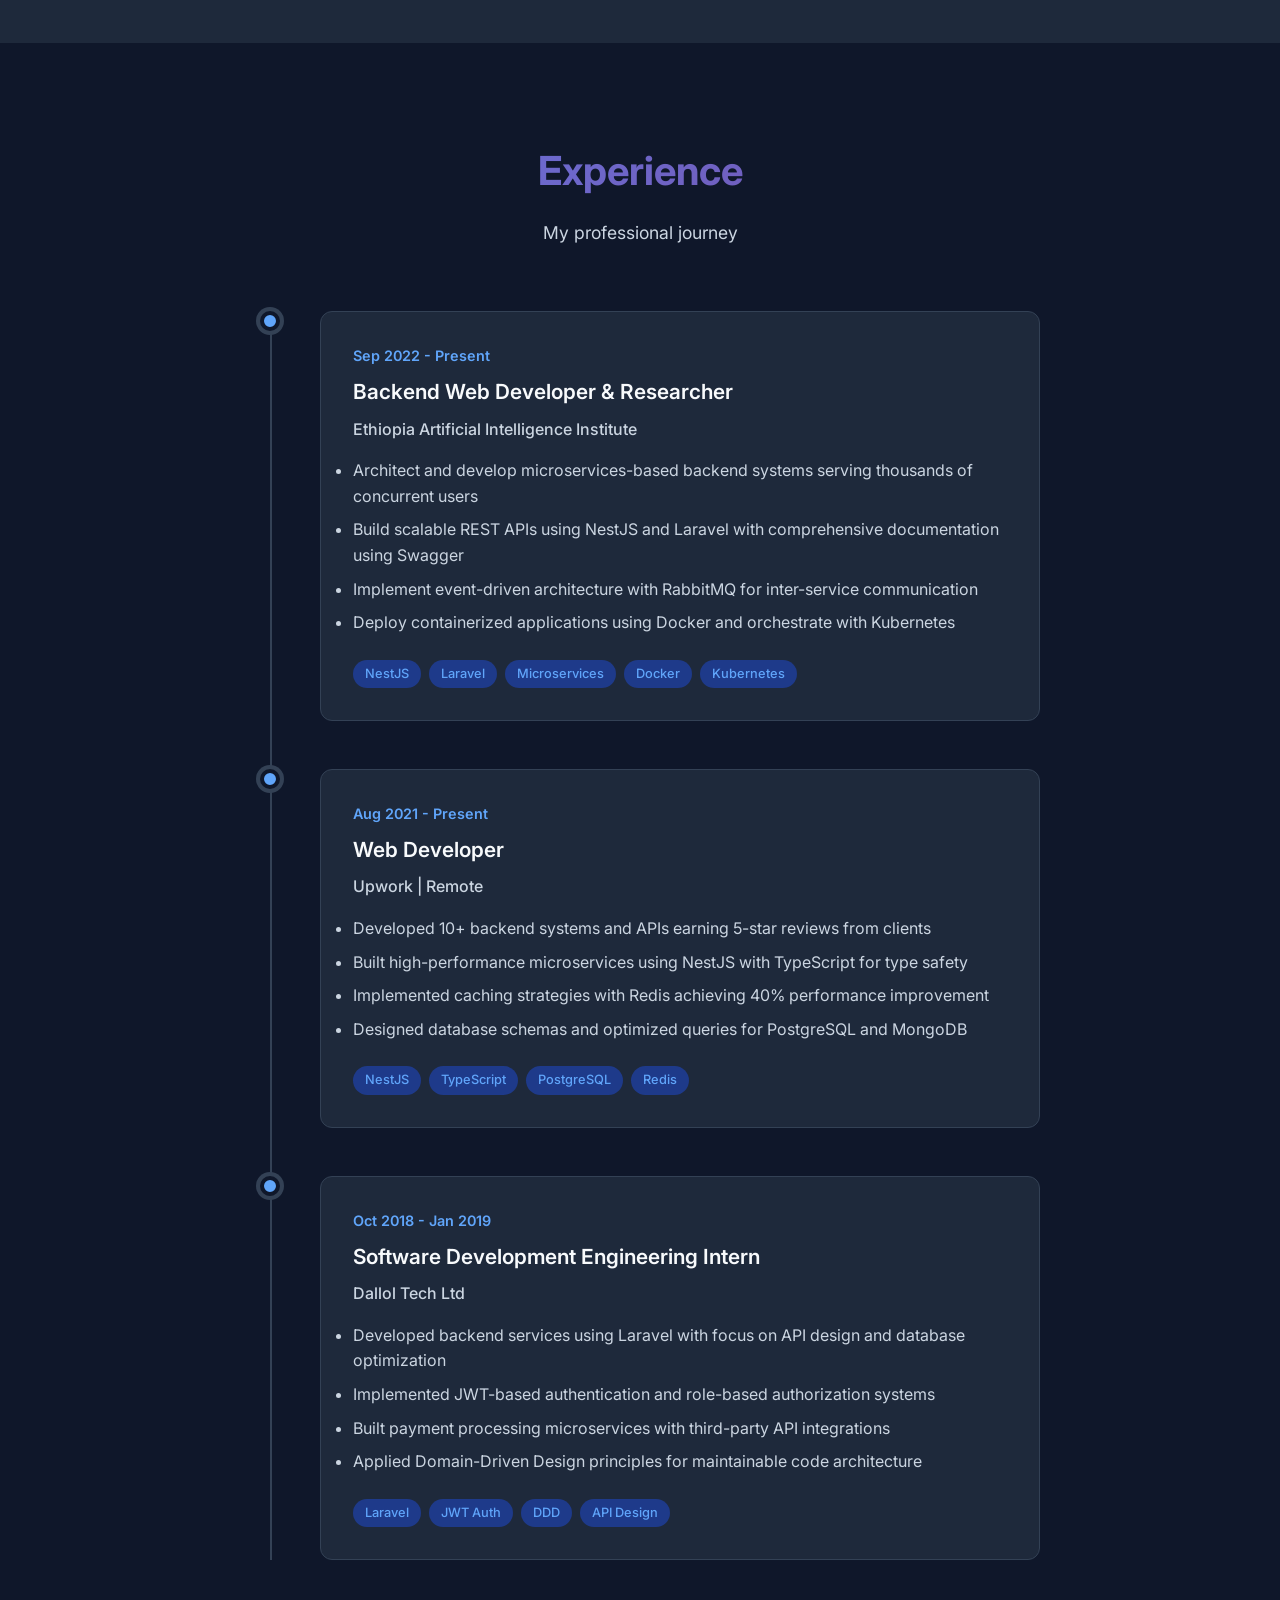
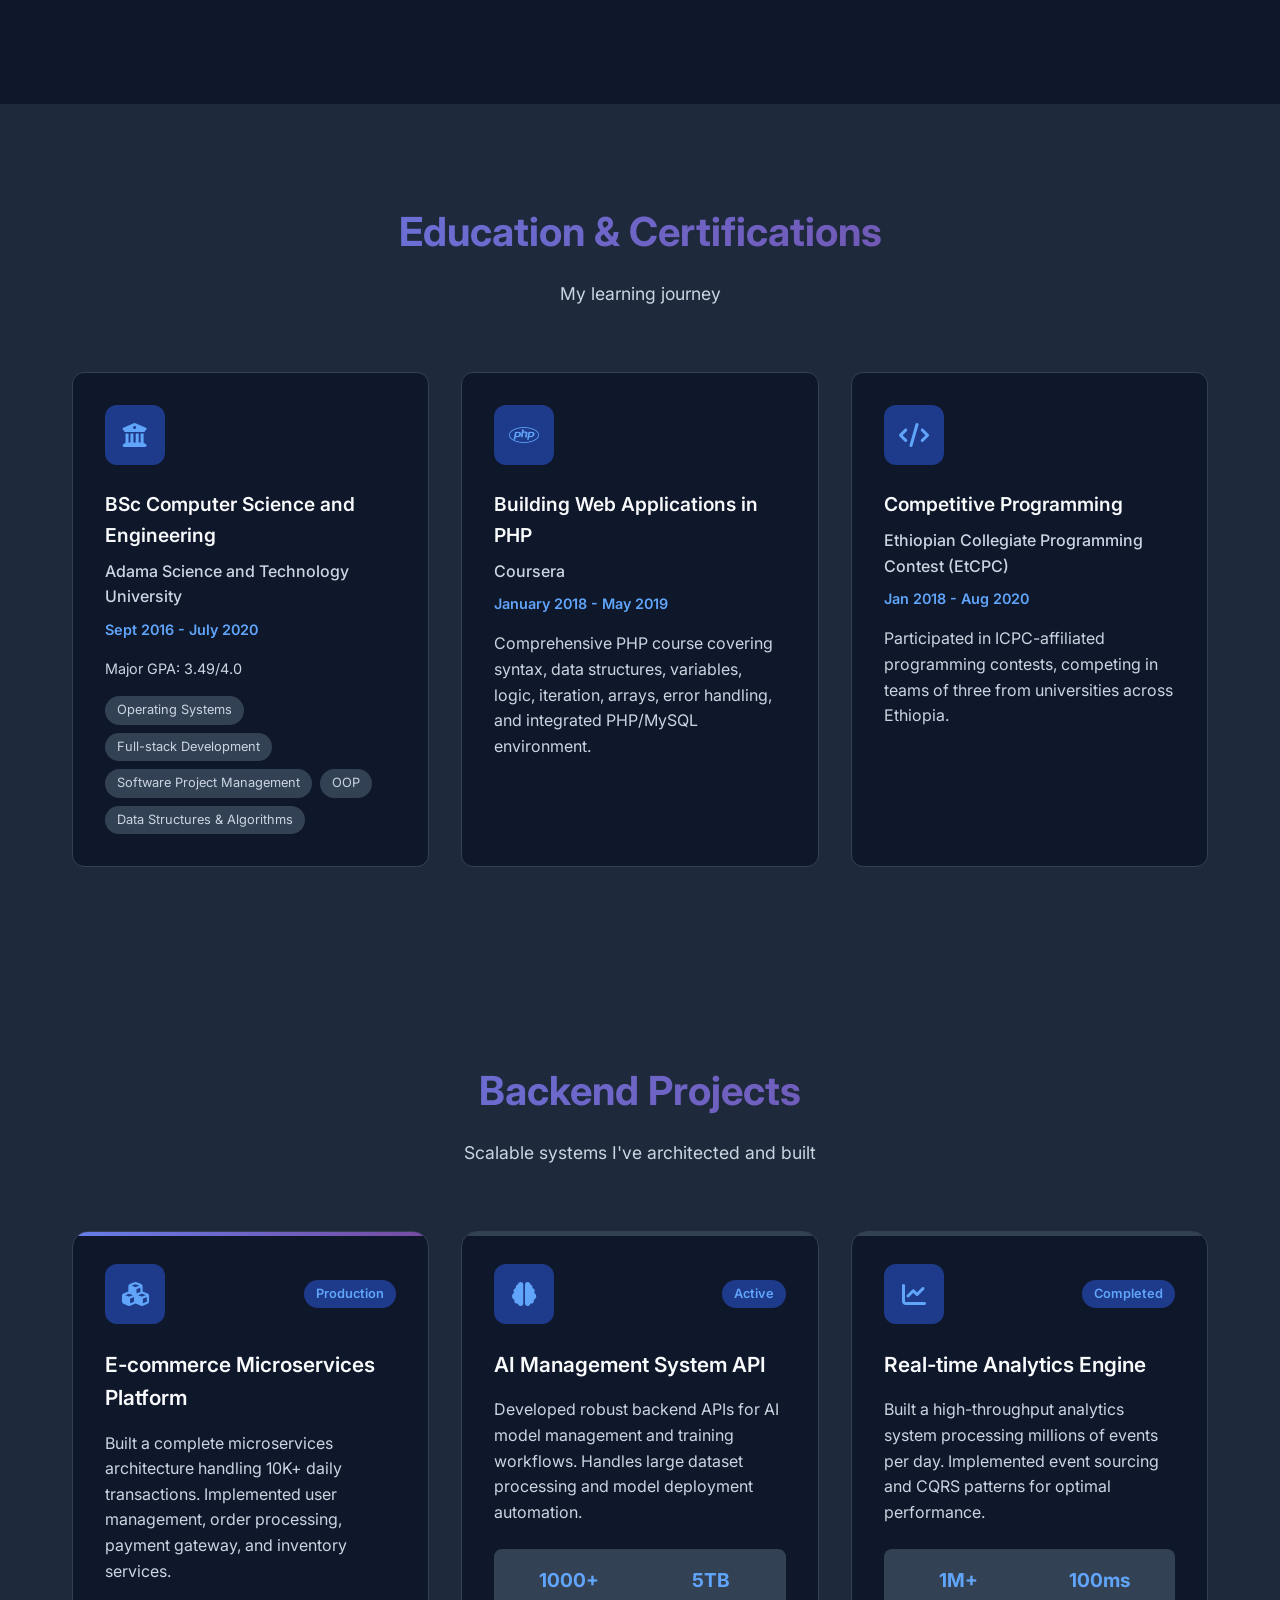
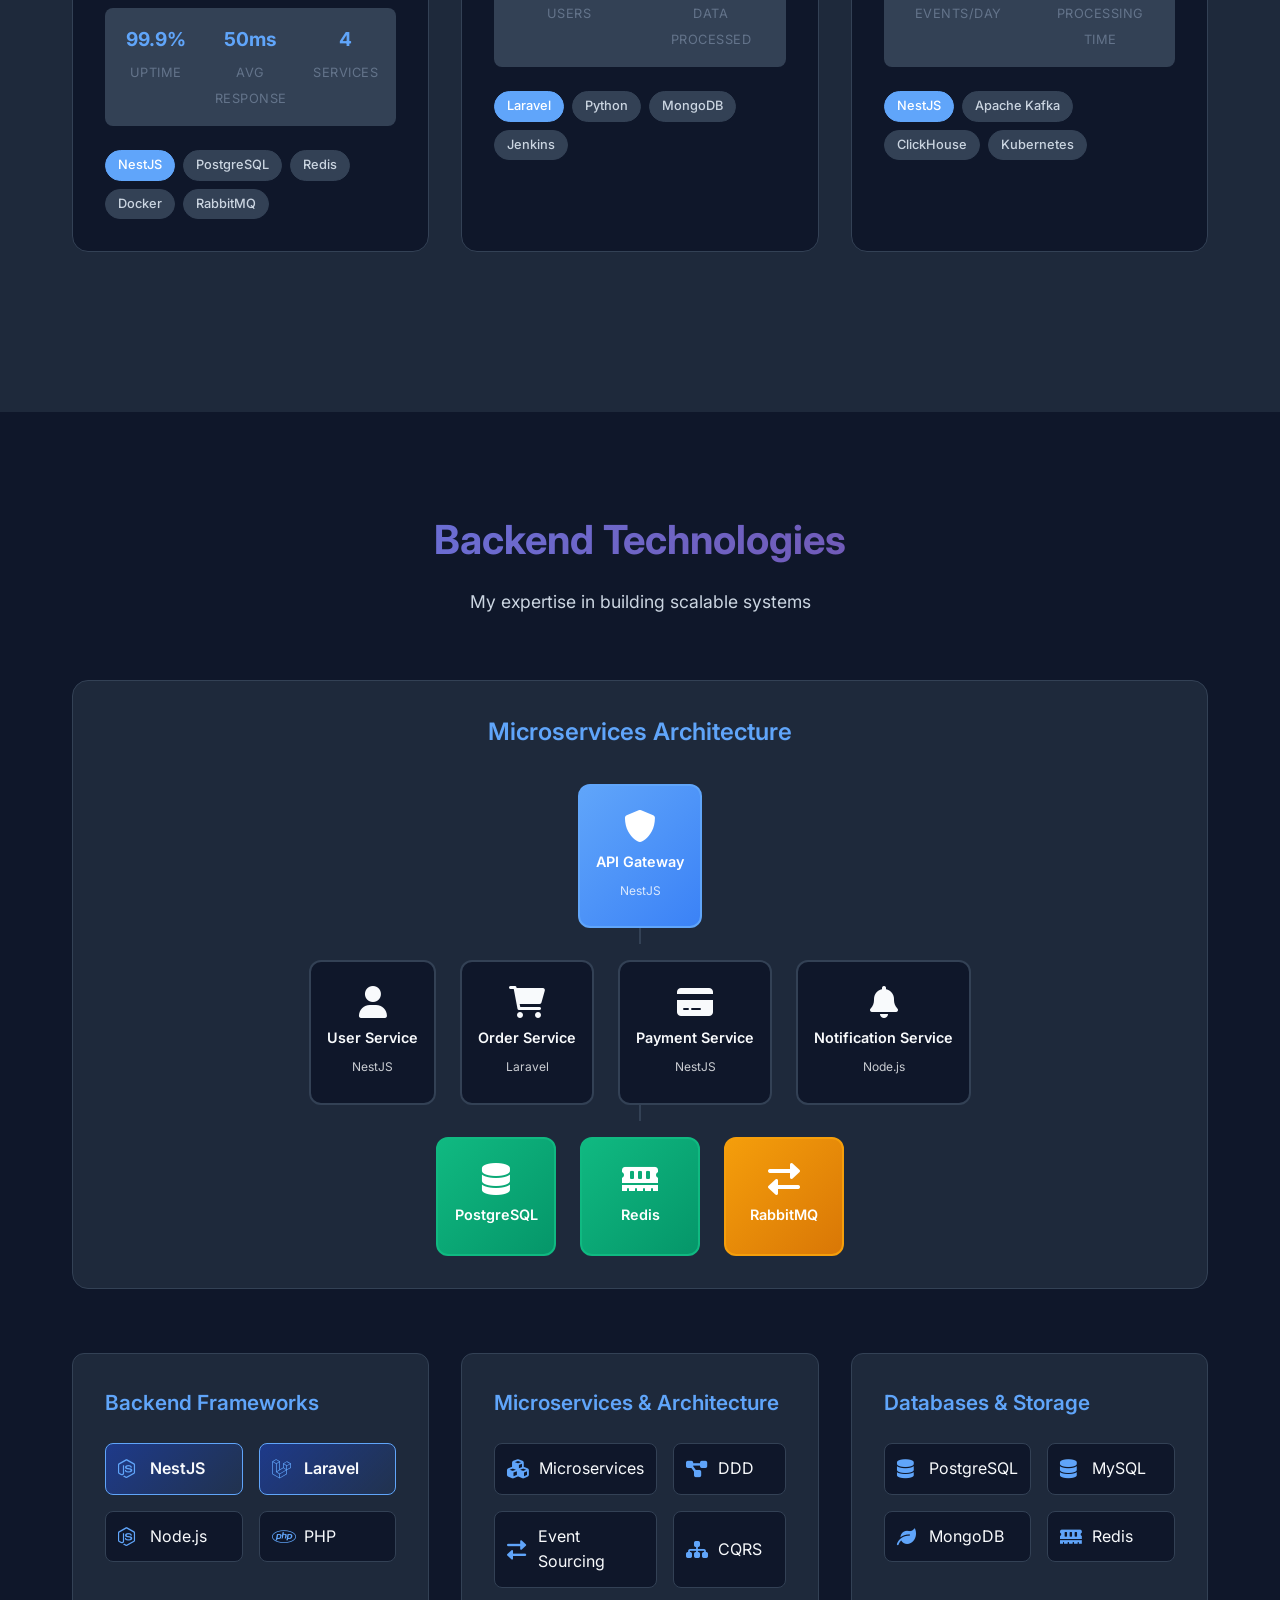
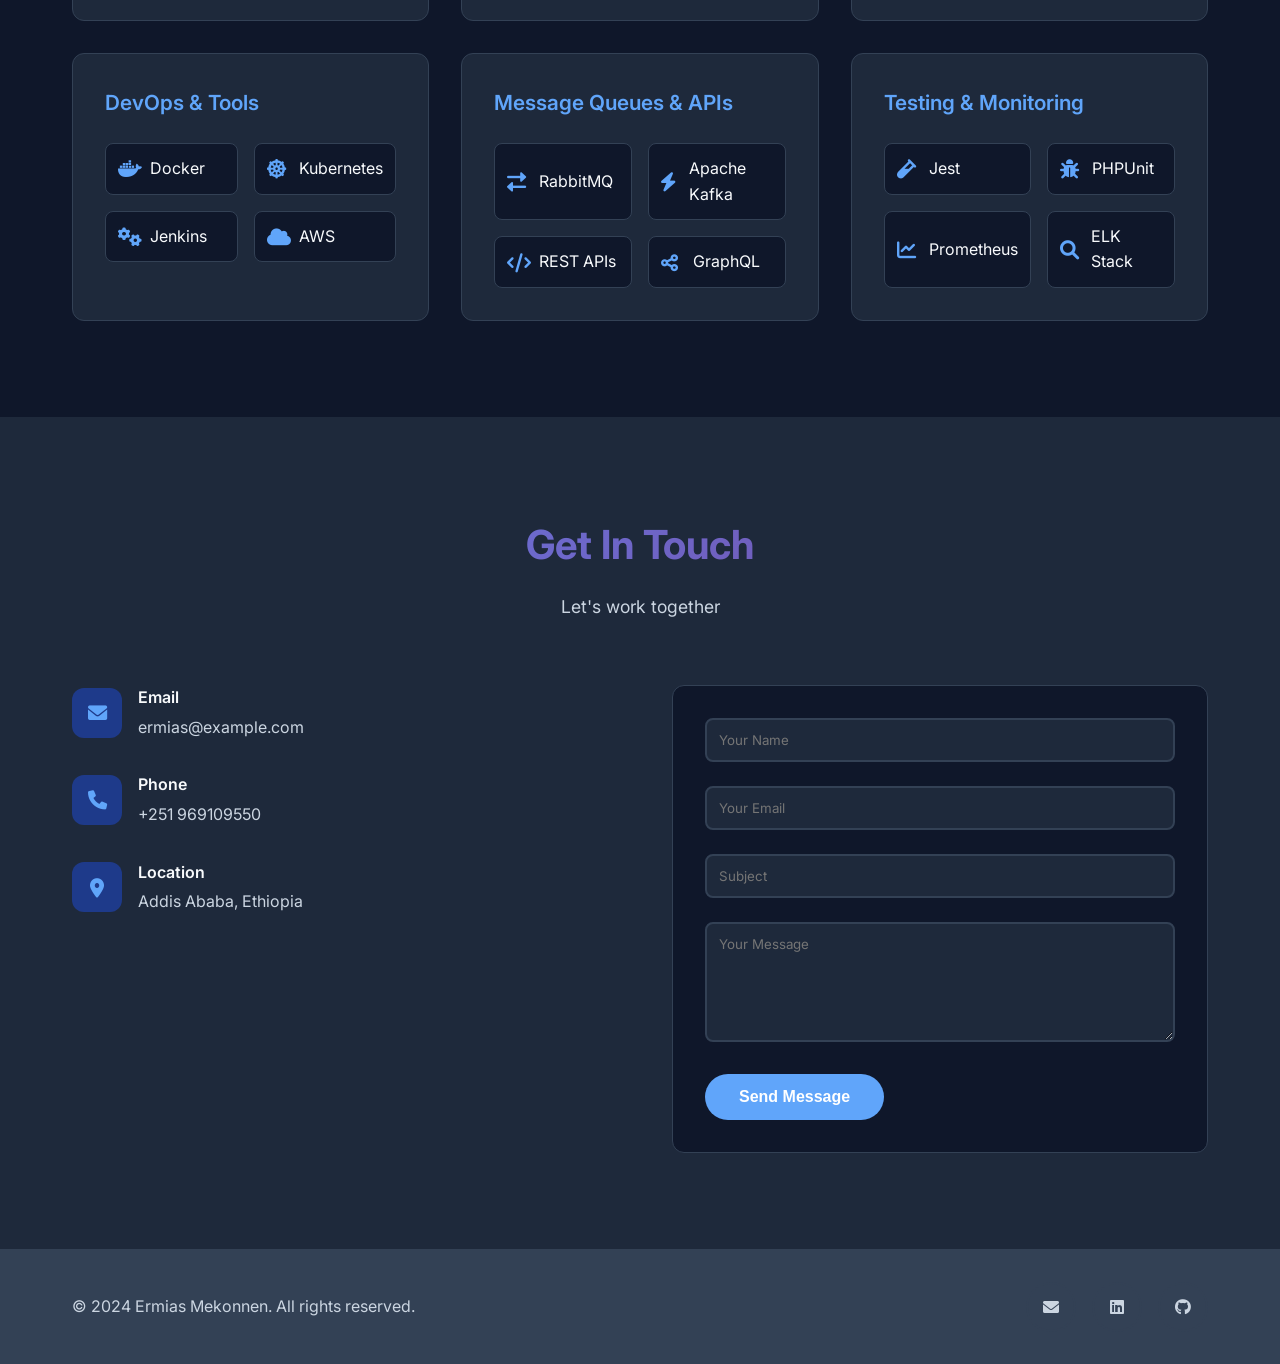
<file: portfolio/index.html>
<!DOCTYPE html>
<html lang="en">
<head>
    <meta charset="UTF-8">
    <meta name="viewport" content="width=device-width, initial-scale=1.0">
    <title>Ermias Mekonnen - Web Developer</title>
    <meta name="description" content="Passionate PHP, Python, and Laravel developer with expertise in full-stack web development">
    <link rel="stylesheet" href="styles.css">
    <link href="https://cdnjs.cloudflare.com/ajax/libs/font-awesome/6.0.0/css/all.min.css" rel="stylesheet">
    <link href="https://fonts.googleapis.com/css2?family=Inter:wght@300;400;500;600;700&display=swap" rel="stylesheet">
</head>
<body>
    <div class="cursor-dot" data-cursor-dot></div>
    <div class="cursor-outline" data-cursor-outline></div>
    
    <!-- Navigation -->
    <nav class="nav">
        <div class="nav-container">
            <div class="nav-brand">
                <a href="#home" class="brand-link">ermias.dev</a>
            </div>
            <div class="nav-menu" id="nav-menu">
                <a href="#about" class="nav-link">About</a>
                <a href="#experience" class="nav-link">Experience</a>
                <a href="#projects" class="nav-link">Projects</a>
                <a href="#skills" class="nav-link">Technologies</a>
                <a href="#contact" class="nav-link">Contact</a>
                <button class="theme-toggle" id="theme-toggle">
                    <i class="fas fa-moon"></i>
                </button>
            </div>
            <div class="nav-toggle" id="nav-toggle">
                <span></span>
                <span></span>
                <span></span>
            </div>
        </div>
    </nav>

    <!-- Hero Section -->
    <section id="home" class="hero">
        <div class="hero-container">
            <div class="hero-content">
                <div class="hero-greeting">
                    <span class="greeting-text">Hello, I'm</span>
                </div>
                <h1 class="hero-name">
                    <span class="name-part">Ermias</span>
                    <span class="name-part">Mekonnen</span>
                </h1>
                <div class="hero-title">
                    <span class="title-text">Backend Developer</span>
                    <div class="title-cursor"></div>
                </div>
                <p class="hero-description">
                    A passionate backend developer specializing in NestJS, Laravel, and microservices 
                    architecture. Expert in building scalable, high-performance APIs and distributed 
                    systems that power modern applications.
                </p>
                <div class="hero-actions">
                    <a href="#contact" class="btn btn-primary">Get In Touch</a>
                    <a href="#about" class="btn btn-secondary">Learn More</a>
                </div>
                <div class="hero-social">
                    <a href="mailto:ermias@example.com" class="social-link" title="Email">
                        <i class="fas fa-envelope"></i>
                    </a>
                    <a href="https://linkedin.com/in/ermias" class="social-link" title="LinkedIn">
                        <i class="fab fa-linkedin"></i>
                    </a>
                    <a href="https://github.com/ermias" class="social-link" title="GitHub">
                        <i class="fab fa-github"></i>
                    </a>
                </div>
            </div>
            <div class="hero-visual">
                <div class="code-block">
                    <div class="code-header">
                        <div class="code-dots">
                            <span></span>
                            <span></span>
                            <span></span>
                        </div>
                        <span class="code-title">user.controller.ts</span>
                    </div>
                    <div class="code-content">
                        <div class="code-line">
                            <span class="code-comment">// microservices/user-service/src/app.controller.ts</span>
                        </div>
                        <div class="code-line">
                            <span class="code-keyword">import</span> { <span class="code-class">Controller</span>, <span class="code-class">Get</span> } <span class="code-keyword">from</span> <span class="code-string">'@nestjs/common'</span>;
                        </div>
                        <div class="code-line">
                            <span class="code-keyword">import</span> { <span class="code-class">ApiTags</span>, <span class="code-class">ApiResponse</span> } <span class="code-keyword">from</span> <span class="code-string">'@nestjs/swagger'</span>;
                        </div>
                        <div class="code-line">&nbsp;</div>
                        <div class="code-line">
                            <span class="code-decorator">@ApiTags</span>(<span class="code-string">'users'</span>)
                        </div>
                        <div class="code-line">
                            <span class="code-decorator">@Controller</span>(<span class="code-string">'api/v1/users'</span>)
                        </div>
                        <div class="code-line">
                            <span class="code-keyword">export class</span> <span class="code-class">UserController</span> {
                        </div>
                        <div class="code-line">
                            &nbsp;&nbsp;<span class="code-decorator">@Get</span>(<span class="code-string">'health'</span>)
                        </div>
                        <div class="code-line">
                            &nbsp;&nbsp;<span class="code-decorator">@ApiResponse</span>({ <span class="code-variable">status</span>: <span class="code-number">200</span> })
                        </div>
                        <div class="code-line">
                            &nbsp;&nbsp;<span class="code-function">getHealth</span>() {
                        </div>
                        <div class="code-line">
                            &nbsp;&nbsp;&nbsp;&nbsp;<span class="code-keyword">return</span> { <span class="code-variable">service</span>: <span class="code-string">'user-service'</span>, <span class="code-variable">status</span>: <span class="code-string">'healthy'</span> };
                        </div>
                        <div class="code-line">
                            &nbsp;&nbsp;}
                        </div>
                        <div class="code-line">}</div>
                    </div>
                </div>
            </div>
        </div>
        <div class="scroll-indicator">
            <div class="scroll-line"></div>
            <span class="scroll-text">Scroll</span>
        </div>
    </section>

    <!-- About Section -->
    <section id="about" class="about">
        <div class="container">
            <div class="section-header">
                <h2 class="section-title">About Me</h2>
                <p class="section-subtitle">Get to know me better</p>
            </div>
            <div class="about-content">
                <div class="about-text">
                    <p>
                        I specialize in designing and implementing robust backend systems using NestJS and Laravel. 
                        Expert in microservices architecture, API design, and building scalable distributed systems 
                        that handle high traffic loads efficiently.
                    </p>
                    <p>
                        Proficient in Domain-Driven Design (DDD), Event-Driven Architecture, and CQRS patterns. 
                        Experienced with containerization (Docker), message queues (Redis, RabbitMQ), and 
                        various database systems including PostgreSQL, MySQL, and MongoDB.
                    </p>
                    <div class="about-stats">
                        <div class="stat">
                            <span class="stat-number">5+</span>
                            <span class="stat-label">Years Experience</span>
                        </div>
                        <div class="stat">
                            <span class="stat-number">15+</span>
                            <span class="stat-label">Microservices Built</span>
                        </div>
                        <div class="stat">
                            <span class="stat-number">99.9%</span>
                            <span class="stat-label">API Uptime</span>
                        </div>
                    </div>
                </div>
                <div class="about-info">
                    <div class="info-item">
                        <i class="fas fa-map-marker-alt"></i>
                        <span>Addis Ababa, Ethiopia</span>
                    </div>
                    <div class="info-item">
                        <i class="fas fa-phone"></i>
                        <span>+251 969109550</span>
                    </div>
                    <div class="info-item">
                        <i class="fas fa-graduation-cap"></i>
                        <span>BSc Computer Science - ASTU</span>
                    </div>
                    <div class="info-item">
                        <i class="fas fa-trophy"></i>
                        <span>Top 10 Senior Projects</span>
                    </div>
                </div>
            </div>
        </div>
    </section>

    <!-- Experience Section -->
    <section id="experience" class="experience">
        <div class="container">
            <div class="section-header">
                <h2 class="section-title">Experience</h2>
                <p class="section-subtitle">My professional journey</p>
            </div>
            <div class="timeline">
                <div class="timeline-item">
                    <div class="timeline-marker"></div>
                    <div class="timeline-content">
                        <div class="timeline-period">Sep 2022 - Present</div>
                        <h3 class="timeline-title">Backend Web Developer & Researcher</h3>
                        <div class="timeline-company">Ethiopia Artificial Intelligence Institute</div>
                        <ul class="timeline-description">
                            <li>Architect and develop microservices-based backend systems serving thousands of concurrent users</li>
                            <li>Build scalable REST APIs using NestJS and Laravel with comprehensive documentation using Swagger</li>
                            <li>Implement event-driven architecture with RabbitMQ for inter-service communication</li>
                            <li>Deploy containerized applications using Docker and orchestrate with Kubernetes</li>
                        </ul>
                        <div class="timeline-tags">
                            <span class="tag">NestJS</span>
                            <span class="tag">Laravel</span>
                            <span class="tag">Microservices</span>
                            <span class="tag">Docker</span>
                            <span class="tag">Kubernetes</span>
                        </div>
                    </div>
                </div>

                <div class="timeline-item">
                    <div class="timeline-marker"></div>
                    <div class="timeline-content">
                        <div class="timeline-period">Aug 2021 - Present</div>
                        <h3 class="timeline-title">Web Developer</h3>
                        <div class="timeline-company">Upwork | Remote</div>
                        <ul class="timeline-description">
                            <li>Developed 10+ backend systems and APIs earning 5-star reviews from clients</li>
                            <li>Built high-performance microservices using NestJS with TypeScript for type safety</li>
                            <li>Implemented caching strategies with Redis achieving 40% performance improvement</li>
                            <li>Designed database schemas and optimized queries for PostgreSQL and MongoDB</li>
                        </ul>
                        <div class="timeline-tags">
                            <span class="tag">NestJS</span>
                            <span class="tag">TypeScript</span>
                            <span class="tag">PostgreSQL</span>
                            <span class="tag">Redis</span>
                        </div>
                    </div>
                </div>

                <div class="timeline-item">
                    <div class="timeline-marker"></div>
                    <div class="timeline-content">
                        <div class="timeline-period">Oct 2018 - Jan 2019</div>
                        <h3 class="timeline-title">Software Development Engineering Intern</h3>
                        <div class="timeline-company">Dallol Tech Ltd</div>
                        <ul class="timeline-description">
                            <li>Developed backend services using Laravel with focus on API design and database optimization</li>
                            <li>Implemented JWT-based authentication and role-based authorization systems</li>
                            <li>Built payment processing microservices with third-party API integrations</li>
                            <li>Applied Domain-Driven Design principles for maintainable code architecture</li>
                        </ul>
                        <div class="timeline-tags">
                            <span class="tag">Laravel</span>
                            <span class="tag">JWT Auth</span>
                            <span class="tag">DDD</span>
                            <span class="tag">API Design</span>
                        </div>
                    </div>
                </div>
            </div>
        </div>
    </section>

    <!-- Education Section -->
    <section id="education" class="education">
        <div class="container">
            <div class="section-header">
                <h2 class="section-title">Education & Certifications</h2>
                <p class="section-subtitle">My learning journey</p>
            </div>
            <div class="education-grid">
                <div class="education-card">
                    <div class="education-icon">
                        <i class="fas fa-university"></i>
                    </div>
                    <div class="education-content">
                        <h3 class="education-title">BSc Computer Science and Engineering</h3>
                        <div class="education-school">Adama Science and Technology University</div>
                        <div class="education-period">Sept 2016 - July 2020</div>
                        <div class="education-gpa">Major GPA: 3.49/4.0</div>
                        <div class="education-subjects">
                            <span class="subject">Operating Systems</span>
                            <span class="subject">Full-stack Development</span>
                            <span class="subject">Software Project Management</span>
                            <span class="subject">OOP</span>
                            <span class="subject">Data Structures & Algorithms</span>
                        </div>
                    </div>
                </div>

                <div class="education-card">
                    <div class="education-icon">
                        <i class="fab fa-php"></i>
                    </div>
                    <div class="education-content">
                        <h3 class="education-title">Building Web Applications in PHP</h3>
                        <div class="education-school">Coursera</div>
                        <div class="education-period">January 2018 - May 2019</div>
                        <div class="education-description">
                            Comprehensive PHP course covering syntax, data structures, variables, 
                            logic, iteration, arrays, error handling, and integrated PHP/MySQL environment.
                        </div>
                    </div>
                </div>

                <div class="education-card">
                    <div class="education-icon">
                        <i class="fas fa-code"></i>
                    </div>
                    <div class="education-content">
                        <h3 class="education-title">Competitive Programming</h3>
                        <div class="education-school">Ethiopian Collegiate Programming Contest (EtCPC)</div>
                        <div class="education-period">Jan 2018 - Aug 2020</div>
                        <div class="education-description">
                            Participated in ICPC-affiliated programming contests, competing in teams 
                            of three from universities across Ethiopia.
                        </div>
                    </div>
                </div>
            </div>
        </div>
    </section>

    <!-- Projects Section -->
    <section id="projects" class="projects">
        <div class="container">
            <div class="section-header">
                <h2 class="section-title">Backend Projects</h2>
                <p class="section-subtitle">Scalable systems I've architected and built</p>
            </div>
            <div class="projects-grid">
                <div class="project-card featured">
                    <div class="project-header">
                        <div class="project-icon">
                            <i class="fas fa-cubes"></i>
                        </div>
                        <div class="project-status">Production</div>
                    </div>
                    <h3 class="project-title">E-commerce Microservices Platform</h3>
                    <p class="project-description">
                        Built a complete microservices architecture handling 10K+ daily transactions. 
                        Implemented user management, order processing, payment gateway, and inventory services.
                    </p>
                    <div class="project-metrics">
                        <div class="metric">
                            <span class="metric-value">99.9%</span>
                            <span class="metric-label">Uptime</span>
                        </div>
                        <div class="metric">
                            <span class="metric-value">50ms</span>
                            <span class="metric-label">Avg Response</span>
                        </div>
                        <div class="metric">
                            <span class="metric-value">4</span>
                            <span class="metric-label">Services</span>
                        </div>
                    </div>
                    <div class="project-tech">
                        <span class="tech-tag primary">NestJS</span>
                        <span class="tech-tag">PostgreSQL</span>
                        <span class="tech-tag">Redis</span>
                        <span class="tech-tag">Docker</span>
                        <span class="tech-tag">RabbitMQ</span>
                    </div>
                </div>

                <div class="project-card">
                    <div class="project-header">
                        <div class="project-icon">
                            <i class="fas fa-brain"></i>
                        </div>
                        <div class="project-status">Active</div>
                    </div>
                    <h3 class="project-title">AI Management System API</h3>
                    <p class="project-description">
                        Developed robust backend APIs for AI model management and training workflows. 
                        Handles large dataset processing and model deployment automation.
                    </p>
                    <div class="project-metrics">
                        <div class="metric">
                            <span class="metric-value">1000+</span>
                            <span class="metric-label">Users</span>
                        </div>
                        <div class="metric">
                            <span class="metric-value">5TB</span>
                            <span class="metric-label">Data Processed</span>
                        </div>
                    </div>
                    <div class="project-tech">
                        <span class="tech-tag primary">Laravel</span>
                        <span class="tech-tag">Python</span>
                        <span class="tech-tag">MongoDB</span>
                        <span class="tech-tag">Jenkins</span>
                    </div>
                </div>

                <div class="project-card">
                    <div class="project-header">
                        <div class="project-icon">
                            <i class="fas fa-chart-line"></i>
                        </div>
                        <div class="project-status">Completed</div>
                    </div>
                    <h3 class="project-title">Real-time Analytics Engine</h3>
                    <p class="project-description">
                        Built a high-throughput analytics system processing millions of events per day. 
                        Implemented event sourcing and CQRS patterns for optimal performance.
                    </p>
                    <div class="project-metrics">
                        <div class="metric">
                            <span class="metric-value">1M+</span>
                            <span class="metric-label">Events/Day</span>
                        </div>
                        <div class="metric">
                            <span class="metric-value">100ms</span>
                            <span class="metric-label">Processing Time</span>
                        </div>
                    </div>
                    <div class="project-tech">
                        <span class="tech-tag primary">NestJS</span>
                        <span class="tech-tag">Apache Kafka</span>
                        <span class="tech-tag">ClickHouse</span>
                        <span class="tech-tag">Kubernetes</span>
                    </div>
                </div>
            </div>
        </div>
    </section>

    <!-- Skills Section -->
    <section id="skills" class="skills">
        <div class="container">
            <div class="section-header">
                <h2 class="section-title">Backend Technologies</h2>
                <p class="section-subtitle">My expertise in building scalable systems</p>
            </div>
            
            <!-- Microservices Architecture Visualization -->
            <div class="architecture-diagram">
                <h3 class="diagram-title">Microservices Architecture</h3>
                <div class="diagram-container">
                    <div class="service-layer">
                        <div class="service-box api-gateway">
                            <i class="fas fa-shield-alt"></i>
                            <span>API Gateway</span>
                            <small>NestJS</small>
                        </div>
                    </div>
                    <div class="service-layer">
                        <div class="service-box">
                            <i class="fas fa-user"></i>
                            <span>User Service</span>
                            <small>NestJS</small>
                        </div>
                        <div class="service-box">
                            <i class="fas fa-shopping-cart"></i>
                            <span>Order Service</span>
                            <small>Laravel</small>
                        </div>
                        <div class="service-box">
                            <i class="fas fa-credit-card"></i>
                            <span>Payment Service</span>
                            <small>NestJS</small>
                        </div>
                        <div class="service-box">
                            <i class="fas fa-bell"></i>
                            <span>Notification Service</span>
                            <small>Node.js</small>
                        </div>
                    </div>
                    <div class="service-layer">
                        <div class="service-box database">
                            <i class="fas fa-database"></i>
                            <span>PostgreSQL</span>
                        </div>
                        <div class="service-box database">
                            <i class="fas fa-memory"></i>
                            <span>Redis</span>
                        </div>
                        <div class="service-box message-queue">
                            <i class="fas fa-exchange-alt"></i>
                            <span>RabbitMQ</span>
                        </div>
                    </div>
                </div>
            </div>
            <div class="skills-grid">
                <div class="skill-category">
                    <h3 class="category-title">Backend Frameworks</h3>
                    <div class="skill-items">
                        <div class="skill-item featured">
                            <i class="fab fa-node-js"></i>
                            <span>NestJS</span>
                        </div>
                        <div class="skill-item featured">
                            <i class="fab fa-laravel"></i>
                            <span>Laravel</span>
                        </div>
                        <div class="skill-item">
                            <i class="fab fa-node-js"></i>
                            <span>Node.js</span>
                        </div>
                        <div class="skill-item">
                            <i class="fab fa-php"></i>
                            <span>PHP</span>
                        </div>
                    </div>
                </div>

                <div class="skill-category">
                    <h3 class="category-title">Microservices & Architecture</h3>
                    <div class="skill-items">
                        <div class="skill-item">
                            <i class="fas fa-cubes"></i>
                            <span>Microservices</span>
                        </div>
                        <div class="skill-item">
                            <i class="fas fa-project-diagram"></i>
                            <span>DDD</span>
                        </div>
                        <div class="skill-item">
                            <i class="fas fa-exchange-alt"></i>
                            <span>Event Sourcing</span>
                        </div>
                        <div class="skill-item">
                            <i class="fas fa-sitemap"></i>
                            <span>CQRS</span>
                        </div>
                    </div>
                </div>

                <div class="skill-category">
                    <h3 class="category-title">Databases & Storage</h3>
                    <div class="skill-items">
                        <div class="skill-item">
                            <i class="fas fa-database"></i>
                            <span>PostgreSQL</span>
                        </div>
                        <div class="skill-item">
                            <i class="fas fa-database"></i>
                            <span>MySQL</span>
                        </div>
                        <div class="skill-item">
                            <i class="fas fa-leaf"></i>
                            <span>MongoDB</span>
                        </div>
                        <div class="skill-item">
                            <i class="fas fa-memory"></i>
                            <span>Redis</span>
                        </div>
                    </div>
                </div>

                <div class="skill-category">
                    <h3 class="category-title">DevOps & Tools</h3>
                    <div class="skill-items">
                        <div class="skill-item">
                            <i class="fab fa-docker"></i>
                            <span>Docker</span>
                        </div>
                        <div class="skill-item">
                            <i class="fas fa-dharmachakra"></i>
                            <span>Kubernetes</span>
                        </div>
                        <div class="skill-item">
                            <i class="fas fa-cogs"></i>
                            <span>Jenkins</span>
                        </div>
                        <div class="skill-item">
                            <i class="fas fa-cloud"></i>
                            <span>AWS</span>
                        </div>
                    </div>
                </div>

                <div class="skill-category">
                    <h3 class="category-title">Message Queues & APIs</h3>
                    <div class="skill-items">
                        <div class="skill-item">
                            <i class="fas fa-exchange-alt"></i>
                            <span>RabbitMQ</span>
                        </div>
                        <div class="skill-item">
                            <i class="fas fa-bolt"></i>
                            <span>Apache Kafka</span>
                        </div>
                        <div class="skill-item">
                            <i class="fas fa-code"></i>
                            <span>REST APIs</span>
                        </div>
                        <div class="skill-item">
                            <i class="fas fa-share-alt"></i>
                            <span>GraphQL</span>
                        </div>
                    </div>
                </div>

                <div class="skill-category">
                    <h3 class="category-title">Testing & Monitoring</h3>
                    <div class="skill-items">
                        <div class="skill-item">
                            <i class="fas fa-vial"></i>
                            <span>Jest</span>
                        </div>
                        <div class="skill-item">
                            <i class="fas fa-bug"></i>
                            <span>PHPUnit</span>
                        </div>
                        <div class="skill-item">
                            <i class="fas fa-chart-line"></i>
                            <span>Prometheus</span>
                        </div>
                        <div class="skill-item">
                            <i class="fas fa-search"></i>
                            <span>ELK Stack</span>
                        </div>
                    </div>
                </div>
            </div>
        </div>
    </section>

    <!-- Contact Section -->
    <section id="contact" class="contact">
        <div class="container">
            <div class="section-header">
                <h2 class="section-title">Get In Touch</h2>
                <p class="section-subtitle">Let's work together</p>
            </div>
            <div class="contact-content">
                <div class="contact-info">
                    <div class="contact-item">
                        <div class="contact-icon">
                            <i class="fas fa-envelope"></i>
                        </div>
                        <div class="contact-details">
                            <h4>Email</h4>
                            <a href="mailto:ermias@example.com">ermias@example.com</a>
                        </div>
                    </div>
                    <div class="contact-item">
                        <div class="contact-icon">
                            <i class="fas fa-phone"></i>
                        </div>
                        <div class="contact-details">
                            <h4>Phone</h4>
                            <a href="tel:+251969109550">+251 969109550</a>
                        </div>
                    </div>
                    <div class="contact-item">
                        <div class="contact-icon">
                            <i class="fas fa-map-marker-alt"></i>
                        </div>
                        <div class="contact-details">
                            <h4>Location</h4>
                            <span>Addis Ababa, Ethiopia</span>
                        </div>
                    </div>
                </div>
                <div class="contact-form">
                    <form id="contact-form">
                        <div class="form-group">
                            <input type="text" id="name" name="name" placeholder="Your Name" required>
                        </div>
                        <div class="form-group">
                            <input type="email" id="email" name="email" placeholder="Your Email" required>
                        </div>
                        <div class="form-group">
                            <input type="text" id="subject" name="subject" placeholder="Subject" required>
                        </div>
                        <div class="form-group">
                            <textarea id="message" name="message" placeholder="Your Message" rows="5" required></textarea>
                        </div>
                        <button type="submit" class="btn btn-primary">Send Message</button>
                    </form>
                </div>
            </div>
        </div>
    </section>

    <!-- Footer -->
    <footer class="footer">
        <div class="container">
            <div class="footer-content">
                <div class="footer-text">
                    <p>&copy; 2024 Ermias Mekonnen. All rights reserved.</p>
                </div>
                <div class="footer-social">
                    <a href="mailto:ermias@example.com" class="social-link">
                        <i class="fas fa-envelope"></i>
                    </a>
                    <a href="https://linkedin.com/in/ermias" class="social-link">
                        <i class="fab fa-linkedin"></i>
                    </a>
                    <a href="https://github.com/ermias" class="social-link">
                        <i class="fab fa-github"></i>
                    </a>
                </div>
            </div>
        </div>
    </footer>

    <script src="script.js"></script>
</body>
</html>
</file>
<file: styles.css>
/* Reset and Base Styles */
* {
    margin: 0;
    padding: 0;
    box-sizing: border-box;
}

/* Skip Link for Accessibility */
.skip-link {
    position: absolute;
    top: -40px;
    left: 6px;
    background: var(--accent-primary);
    color: white;
    padding: 8px;
    text-decoration: none;
    border-radius: 4px;
    z-index: 1000;
    font-weight: 600;
}

.skip-link:focus {
    top: 6px;
}

:root {
    /* Laravel + NestJS Dark Theme */
    --bg-primary: #0a0a0a;
    --bg-secondary: #111111;
    --bg-tertiary: #1a1a1a;
    --bg-card: #141414;
    --bg-glass: rgba(26, 26, 26, 0.8);
    --text-primary: #ffffff;
    --text-secondary: #b3b3b3;
    --text-muted: #666666;
    --laravel-red: #ff2d20;
    --laravel-orange: #ff6b35;
    --nestjs-red: #e0234e;
    --nestjs-dark: #1a1a1a;
    --accent-primary: #ff2d20;
    --accent-secondary: #e0234e;
    --accent-tertiary: rgba(255, 45, 32, 0.1);
    --border-color: #2a2a2a;
    --border-accent: #333333;
    --shadow-sm: 0 1px 2px 0 rgb(0 0 0 / 0.3);
    --shadow-md: 0 4px 6px -1px rgb(0 0 0 / 0.4), 0 2px 4px -2px rgb(0 0 0 / 0.4);
    --shadow-lg: 0 10px 15px -3px rgb(0 0 0 / 0.5), 0 4px 6px -4px rgb(0 0 0 / 0.5);
    --shadow-xl: 0 20px 25px -5px rgb(0 0 0 / 0.6), 0 8px 10px -6px rgb(0 0 0 / 0.6);
    --shadow-glow: 0 0 20px rgba(255, 45, 32, 0.3);
    --gradient-primary: linear-gradient(135deg, #ff2d20 0%, #e0234e 100%);
    --gradient-secondary: linear-gradient(135deg, #e0234e 0%, #ff6b35 100%);
    --gradient-dark: linear-gradient(135deg, #1a1a1a 0%, #0a0a0a 100%);
    --gradient-card: linear-gradient(145deg, #141414 0%, #1a1a1a 100%);
}

[data-theme="light"] {
    --bg-primary: #ffffff;
    --bg-secondary: #f8fafc;
    --bg-tertiary: #f1f5f9;
    --bg-card: #ffffff;
    --bg-glass: rgba(248, 250, 252, 0.8);
    --text-primary: #1e293b;
    --text-secondary: #64748b;
    --text-muted: #94a3b8;
    --laravel-red: #ff2d20;
    --laravel-orange: #ff6b35;
    --nestjs-red: #e0234e;
    --nestjs-dark: #1a1a1a;
    --accent-primary: #ff2d20;
    --accent-secondary: #e0234e;
    --accent-tertiary: rgba(255, 45, 32, 0.05);
    --border-color: #e2e8f0;
    --border-accent: #d1d5db;
    --shadow-sm: 0 1px 2px 0 rgb(0 0 0 / 0.05);
    --shadow-md: 0 4px 6px -1px rgb(0 0 0 / 0.1), 0 2px 4px -2px rgb(0 0 0 / 0.1);
    --shadow-lg: 0 10px 15px -3px rgb(0 0 0 / 0.1), 0 4px 6px -4px rgb(0 0 0 / 0.1);
    --shadow-xl: 0 20px 25px -5px rgb(0 0 0 / 0.1), 0 8px 10px -6px rgb(0 0 0 / 0.1);
    --shadow-glow: 0 0 20px rgba(255, 45, 32, 0.2);
    --gradient-primary: linear-gradient(135deg, #ff2d20 0%, #e0234e 100%);
    --gradient-secondary: linear-gradient(135deg, #e0234e 0%, #ff6b35 100%);
    --gradient-dark: linear-gradient(135deg, #ffffff 0%, #f8fafc 50%, #ffffff 100%);
    --gradient-card: linear-gradient(145deg, #ffffff 0%, #f8fafc 100%);
}

html {
    scroll-behavior: smooth;
    font-size: 16px;
}

body {
    font-family: 'Inter', -apple-system, BlinkMacSystemFont, 'Segoe UI', Roboto, sans-serif;
    line-height: 1.6;
    color: var(--text-primary);
    background: var(--gradient-dark);
    background-attachment: fixed;
    transition: all 0.3s ease;
    cursor: none;
    position: relative;
}

/* App Layout */
.app-layout {
    display: flex;
    min-height: 100vh;
}

/* Sidebar Navigation */
.sidebar {
    width: 280px;
    background: var(--bg-glass);
    backdrop-filter: blur(20px);
    border-right: 1px solid var(--border-color);
    display: flex;
    flex-direction: column;
    position: fixed;
    left: 0;
    top: 0;
    height: 100vh;
    z-index: 100;
    transform: translateX(-100%);
    transition: transform 0.3s ease;
}

.sidebar.open {
    transform: translateX(0);
}

@media (min-width: 1024px) {
    .sidebar {
        position: fixed;
        transform: translateX(0);
    }
}

.sidebar-header {
    padding: 2rem;
    border-bottom: 1px solid var(--border-color);
    display: flex;
    align-items: center;
    justify-content: space-between;
}

.brand {
    display: flex;
    align-items: center;
    gap: 0.75rem;
}

.brand-icon {
    width: 40px;
    height: 40px;
    background: linear-gradient(135deg, var(--accent-primary), var(--accent-secondary));
    border-radius: 10px;
    display: flex;
    align-items: center;
    justify-content: center;
    color: white;
    font-weight: 700;
    font-family: 'JetBrains Mono', monospace;
}

.brand-text {
    display: flex;
    align-items: baseline;
    gap: 0.25rem;
}

.brand-name {
    font-size: 1.25rem;
    font-weight: 700;
    color: var(--text-primary);
}

.brand-domain {
    font-size: 1.25rem;
    font-weight: 700;
    color: var(--accent-primary);
}

.sidebar-toggle {
    background: none;
    border: none;
    color: var(--text-secondary);
    font-size: 1.25rem;
    cursor: pointer;
    padding: 0.5rem;
    border-radius: 8px;
    transition: all 0.2s ease;
    display: none;
}

.sidebar-toggle:hover {
    background: var(--bg-tertiary);
    color: var(--text-primary);
}

@media (max-width: 1023px) {
    .sidebar-toggle {
        display: block;
    }
}

.sidebar-nav {
    flex: 1;
    padding: 1.5rem;
    overflow-y: auto;
}

.nav-section {
    margin-bottom: 2rem;
}

.nav-section-title {
    font-size: 0.75rem;
    font-weight: 600;
    color: var(--text-muted);
    text-transform: uppercase;
    letter-spacing: 0.05em;
    margin-bottom: 1rem;
    display: block;
}

.nav-list {
    list-style: none;
    display: flex;
    flex-direction: column;
    gap: 0.25rem;
}

.nav-item {
    display: flex;
    align-items: center;
    gap: 0.75rem;
    padding: 0.75rem 1rem;
    color: var(--text-secondary);
    text-decoration: none;
    border-radius: 10px;
    font-weight: 500;
    transition: all 0.2s ease;
    position: relative;
}

.nav-item:hover {
    background: var(--bg-tertiary);
    color: var(--text-primary);
    transform: translateX(5px);
}

.nav-item.active {
    background: var(--accent-tertiary);
    color: var(--accent-primary);
    border: 1px solid rgba(255, 45, 32, 0.3);
}

.nav-item i {
    width: 16px;
    text-align: center;
    flex-shrink: 0;
}

.sidebar-footer {
    padding: 1.5rem;
    border-top: 1px solid var(--border-color);
}

.theme-toggle {
    display: flex;
    align-items: center;
    gap: 0.75rem;
    width: 100%;
    padding: 0.75rem 1rem;
    background: var(--bg-tertiary);
    border: 1px solid var(--border-color);
    border-radius: 10px;
    color: var(--text-secondary);
    cursor: pointer;
    transition: all 0.2s ease;
    font-weight: 500;
}

.theme-toggle:hover {
    background: var(--bg-secondary);
    color: var(--text-primary);
    border-color: var(--accent-primary);
}

/* Mobile Header */
.mobile-header {
    display: none;
    align-items: center;
    justify-content: space-between;
    padding: 1rem 1.5rem;
    background: var(--bg-glass);
    backdrop-filter: blur(20px);
    border-bottom: 1px solid var(--border-color);
    position: fixed;
    top: 0;
    left: 0;
    right: 0;
    z-index: 90;
    height: 70px;
}

@media (max-width: 1023px) {
    .mobile-header {
        display: flex;
    }
}

.mobile-menu-btn,
.mobile-theme-toggle {
    background: var(--bg-tertiary);
    border: 1px solid var(--border-color);
    border-radius: 8px;
    width: 40px;
    height: 40px;
    display: flex;
    align-items: center;
    justify-content: center;
    color: var(--text-secondary);
    cursor: pointer;
    transition: all 0.2s ease;
}

.mobile-menu-btn:hover,
.mobile-theme-toggle:hover {
    background: var(--bg-secondary);
    color: var(--text-primary);
    border-color: var(--accent-primary);
}

.mobile-brand {
    display: flex;
    align-items: baseline;
    gap: 0.25rem;
}

.mobile-brand .brand-name {
    font-size: 1.125rem;
    font-weight: 700;
    color: var(--text-primary);
}

.mobile-brand .brand-domain {
    font-size: 1.125rem;
    font-weight: 700;
    color: var(--accent-primary);
}

/* Main Content */
.main-content {
    flex: 1;
    margin-left: 0;
    min-height: 100vh;
    width: 100vw;
}

@media (min-width: 1024px) {
    .main-content {
        margin-left: 280px;
        width: calc(100vw - 280px);
    }
}

@media (max-width: 1023px) {
    .main-content {
        padding-top: 70px;
        width: 100vw;
        margin-left: 0;
    }
}

/* Section Styling */
.section {
    padding: 4rem 0;
    position: relative;
    width: 100%;
}

.section > * {
    max-width: 1200px;
    margin: 0 auto;
    padding: 0 2rem;
}

@media (max-width: 768px) {
    .section {
        padding: 3rem 0;
    }
    
    .section > * {
        padding: 0 1.5rem;
    }
}

/* About Section */
.about-section {
    background: var(--bg-primary);
}

.about-content {
    display: grid;
    grid-template-columns: 1fr 1fr;
    gap: 4rem;
    align-items: center;
}

@media (max-width: 1024px) {
    .about-content {
        grid-template-columns: 1fr;
        gap: 3rem;
        text-align: center;
    }
}

.about-text h2 {
    font-size: 2.5rem;
    font-weight: 800;
    color: var(--text-primary);
    margin-bottom: 1.5rem;
    line-height: 1.2;
}

.about-text p {
    font-size: 1.125rem;
    color: var(--text-secondary);
    line-height: 1.7;
    margin-bottom: 1.5rem;
}

.about-image {
    position: relative;
}

.about-image img {
    width: 100%;
    border-radius: 16px;
    box-shadow: var(--shadow-xl);
}

.section-header {
    text-align: center;
    margin-bottom: 4rem;
    max-width: 600px;
    margin-left: auto;
    margin-right: auto;
}

.section-badge {
    display: inline-block;
    background: var(--accent-tertiary);
    color: var(--accent-primary);
    padding: 0.5rem 1rem;
    border-radius: 20px;
    font-size: 0.875rem;
    font-weight: 600;
    text-transform: uppercase;
    letter-spacing: 0.05em;
    margin-bottom: 1rem;
    border: 1px solid rgba(255, 45, 32, 0.3);
}

.section-title {
    font-size: 3rem;
    font-weight: 800;
    color: var(--text-primary);
    margin-bottom: 1rem;
    line-height: 1.1;
}

@media (max-width: 768px) {
    .section-title {
        font-size: 2.5rem;
    }
}

.section-subtitle {
    font-size: 1.125rem;
    color: var(--text-secondary);
    line-height: 1.6;
}

/* Hero Section */
.hero-section {
    min-height: 100vh;
    display: flex;
    align-items: center;
    background: var(--bg-primary);
    position: relative;
    overflow: hidden;
    padding: 0;
}

.section-grid {
    display: grid;
    grid-template-columns: 1fr 1fr;
    gap: 4rem;
    align-items: center;
    max-width: 1200px;
    margin: 0 auto;
    width: 100%;
    padding: 0 2rem;
}

@media (max-width: 1024px) {
    .section-grid {
        grid-template-columns: 1fr;
        gap: 3rem;
        text-align: center;
        padding: 0 1.5rem;
    }
}

.hero-content {
    z-index: 2;
}

.status-badge {
    display: inline-flex;
    align-items: center;
    gap: 0.5rem;
    background: var(--accent-tertiary);
    color: var(--accent-primary);
    padding: 0.5rem 1rem;
    border-radius: 20px;
    font-size: 0.875rem;
    font-weight: 600;
    margin-bottom: 2rem;
    border: 1px solid rgba(255, 45, 32, 0.3);
}

.status-dot {
    width: 8px;
    height: 8px;
    background: var(--accent-primary);
    border-radius: 50%;
    animation: pulse 2s infinite;
}

@keyframes pulse {
    0%, 100% { opacity: 1; }
    50% { opacity: 0.5; }
}

.hero-title {
    font-size: 4rem;
    font-weight: 800;
    line-height: 1.1;
    margin-bottom: 1.5rem;
    color: var(--text-primary);
}

.hero-title .highlight {
    background: linear-gradient(135deg, var(--accent-primary), var(--accent-secondary));
    -webkit-background-clip: text;
    -webkit-text-fill-color: transparent;
    background-clip: text;
}

@media (max-width: 768px) {
    .hero-title {
        font-size: 3rem;
    }
}

.hero-subtitle {
    font-size: 1.5rem;
    color: var(--text-secondary);
    margin-bottom: 1.5rem;
    font-family: 'JetBrains Mono', monospace;
}

.typing-text {
    border-right: 2px solid var(--accent-primary);
    animation: blink 1s infinite;
}

@keyframes blink {
    0%, 50% { border-color: var(--accent-primary); }
    51%, 100% { border-color: transparent; }
}

.hero-description {
    font-size: 1.125rem;
    color: var(--text-secondary);
    line-height: 1.7;
    margin-bottom: 2rem;
    max-width: 500px;
}

.hero-stats {
    display: flex;
    gap: 2rem;
    margin-bottom: 2.5rem;
}

@media (max-width: 768px) {
    .hero-stats {
        justify-content: center;
    }
}

.stat-item {
    text-align: center;
}

.stat-number {
    display: block;
    font-size: 2.5rem;
    font-weight: 800;
    color: var(--accent-primary);
    line-height: 1;
}

.stat-label {
    font-size: 0.875rem;
    color: var(--text-muted);
    text-transform: uppercase;
    letter-spacing: 0.05em;
    font-weight: 600;
}

.hero-actions {
    display: flex;
    gap: 1rem;
    align-items: center;
}

@media (max-width: 768px) {
    .hero-actions {
        justify-content: center;
        flex-wrap: wrap;
    }
}

.btn {
    display: inline-flex;
    align-items: center;
    gap: 0.5rem;
    padding: 0.875rem 1.5rem;
    border-radius: 10px;
    font-weight: 600;
    text-decoration: none;
    transition: all 0.3s ease;
    border: 1px solid transparent;
}

.btn-primary {
    background: linear-gradient(135deg, var(--accent-primary), var(--accent-secondary));
    color: white;
}

.btn-primary:hover {
    transform: translateY(-2px);
    box-shadow: var(--shadow-lg);
}

.btn-outline {
    color: var(--text-primary);
    border-color: var(--border-color);
    background: var(--bg-glass);
    backdrop-filter: blur(10px);
}

.btn-outline:hover {
    border-color: var(--accent-primary);
    background: var(--accent-tertiary);
    color: var(--accent-primary);
}

/* Terminal Visual */
.hero-visual {
    position: relative;
    z-index: 2;
}

.terminal-window {
    background: var(--bg-secondary);
    border: 1px solid var(--border-color);
    border-radius: 12px;
    overflow: hidden;
    box-shadow: var(--shadow-xl);
    max-width: 500px;
    margin: 0 auto;
}

.terminal-header {
    background: var(--bg-tertiary);
    padding: 0.75rem 1rem;
    display: flex;
    align-items: center;
    gap: 1rem;
    border-bottom: 1px solid var(--border-color);
}

.terminal-controls {
    display: flex;
    gap: 0.5rem;
}

.control {
    width: 12px;
    height: 12px;
    border-radius: 50%;
}

.control.close { background: #ff5f57; }
.control.minimize { background: #ffbd2e; }
.control.maximize { background: #28ca42; }

.terminal-title {
    color: var(--text-secondary);
    font-size: 0.875rem;
    font-family: 'JetBrains Mono', monospace;
}

.terminal-body {
    padding: 1rem;
    font-family: 'JetBrains Mono', monospace;
    font-size: 0.875rem;
    line-height: 1.6;
}

.terminal-line {
    margin-bottom: 0.5rem;
    display: flex;
    align-items: center;
    gap: 0.5rem;
}

.prompt {
    color: var(--accent-primary);
    font-weight: 600;
}

.command {
    color: var(--text-primary);
}

.output {
    flex-direction: column;
    align-items: flex-start;
    gap: 0.25rem;
    margin-left: 1rem;
}

.service-status {
    display: flex;
    align-items: center;
    gap: 0.5rem;
}

.service-status.success {
    color: #28ca42;
}

.cursor-blink {
    animation: blink 1s infinite;
}

/* Floating Language Icons */
.floating-icons {
    position: fixed;
    top: 0;
    left: 0;
    width: 100%;
    height: 100%;
    pointer-events: none;
    z-index: 1;
    overflow: hidden;
}

.floating-icon {
    position: absolute;
    font-size: 2rem;
    opacity: 0.1;
    animation: float 20s infinite linear;
}

.floating-icon:nth-child(1) { left: 10%; animation-delay: 0s; }
.floating-icon:nth-child(2) { left: 20%; animation-delay: -2s; }
.floating-icon:nth-child(3) { left: 30%; animation-delay: -4s; }
.floating-icon:nth-child(4) { left: 40%; animation-delay: -6s; }
.floating-icon:nth-child(5) { left: 50%; animation-delay: -8s; }
.floating-icon:nth-child(6) { left: 60%; animation-delay: -10s; }
.floating-icon:nth-child(7) { left: 70%; animation-delay: -12s; }
.floating-icon:nth-child(8) { left: 80%; animation-delay: -14s; }
.floating-icon:nth-child(9) { left: 90%; animation-delay: -16s; }
.floating-icon:nth-child(10) { left: 95%; animation-delay: -18s; }

@keyframes float {
    0% {
        transform: translateY(100vh) rotate(0deg);
        opacity: 0;
    }
    10% {
        opacity: 0.1;
    }
    90% {
        opacity: 0.1;
    }
    100% {
        transform: translateY(-100px) rotate(360deg);
        opacity: 0;
    }
}

body::before {
    content: '';
    position: fixed;
    top: 0;
    left: 0;
    right: 0;
    bottom: 0;
    background: radial-gradient(circle at 20% 50%, rgba(255, 45, 32, 0.05) 0%, transparent 50%),
                radial-gradient(circle at 80% 20%, rgba(224, 35, 78, 0.05) 0%, transparent 50%),
                radial-gradient(circle at 40% 80%, rgba(255, 107, 53, 0.03) 0%, transparent 50%);
    pointer-events: none;
    z-index: -1;
}

/* Custom Cursor */
.cursor-dot {
    width: 8px;
    height: 8px;
    background-color: var(--accent-primary);
    border-radius: 50%;
    position: fixed;
    top: 0;
    left: 0;
    pointer-events: none;
    z-index: 9999;
    transition: transform 0.1s ease;
}

.cursor-outline {
    width: 32px;
    height: 32px;
    border: 2px solid var(--accent-primary);
    border-radius: 50%;
    position: fixed;
    top: 0;
    left: 0;
    pointer-events: none;
    z-index: 9998;
    transition: all 0.1s ease;
    opacity: 0.5;
}

@media (max-width: 768px) {
    .cursor-dot,
    .cursor-outline {
        display: none;
    }
    
    body {
        cursor: auto;
    }
}

/* Container */
.container {
    max-width: 1200px;
    margin: 0 auto;
    padding: 0 2rem;
}

/* Site Header */
.site-header {
    position: fixed;
    top: 0;
    left: 0;
    right: 0;
    z-index: 1000;
}

/* Navigation */
.nav {
    background: rgba(10, 10, 10, 0.95);
    backdrop-filter: blur(10px);
    border-bottom: 1px solid var(--border-color);
    transition: all 0.3s ease;
    box-shadow: 0 4px 20px rgba(0, 0, 0, 0.3);
}

[data-theme="light"] .nav {
    background: rgba(255, 255, 255, 0.95);
    box-shadow: 0 4px 20px rgba(0, 0, 0, 0.1);
}

.nav-container {
    max-width: 1200px;
    margin: 0 auto;
    padding: 0 2rem;
    display: flex;
    justify-content: space-between;
    align-items: center;
    height: 70px;
}

.nav-brand .brand-link {
    font-size: 1.5rem;
    font-weight: 700;
    color: var(--text-primary);
    text-decoration: none;
    transition: all 0.3s ease;
}

.brand-text {
    color: var(--text-primary);
}

.brand-accent {
    color: var(--accent-primary);
    text-shadow: 0 0 10px rgba(255, 45, 32, 0.5);
}

.brand-link:hover {
    color: var(--accent-primary);
}

.nav-menu {
    display: flex;
    align-items: center;
    gap: 2rem;
}

.nav-link {
    color: var(--text-secondary);
    text-decoration: none;
    font-weight: 500;
    transition: color 0.3s ease;
    position: relative;
}

.nav-link::after {
    content: '';
    position: absolute;
    bottom: -5px;
    left: 0;
    width: 0;
    height: 2px;
    background: var(--accent-primary);
    transition: width 0.3s ease;
}

.nav-link:hover,
.nav-link.active {
    color: var(--accent-primary);
}

.nav-link:hover::after,
.nav-link.active::after {
    width: 100%;
}

.theme-toggle {
    background: none;
    border: 2px solid var(--border-color);
    color: var(--text-secondary);
    width: 40px;
    height: 40px;
    border-radius: 50%;
    display: flex;
    align-items: center;
    justify-content: center;
    cursor: pointer;
    transition: all 0.3s ease;
}

.theme-toggle:hover {
    border-color: var(--accent-primary);
    color: var(--accent-primary);
    transform: rotate(180deg);
}

.nav-toggle {
    display: none;
    flex-direction: column;
    cursor: pointer;
    gap: 4px;
}

.nav-toggle span {
    width: 25px;
    height: 3px;
    background: var(--text-primary);
    transition: all 0.3s ease;
}

/* Hero Section */
.hero {
    min-height: 100vh;
    display: flex;
    align-items: center;
    position: relative;
    overflow: hidden;
}

.hero-container {
    display: grid;
    grid-template-columns: 1fr 1fr;
    gap: 4rem;
    align-items: center;
    max-width: 1200px;
    margin: 0 auto;
    padding: 0 2rem;
}

.hero-content {
    animation: fadeInUp 1s ease 0.2s both;
}

.hero-greeting {
    margin-bottom: 1rem;
}

.greeting-text {
    font-size: 1.2rem;
    color: var(--text-secondary);
    font-weight: 500;
}

.hero-name {
    font-size: clamp(3rem, 8vw, 5rem);
    font-weight: 700;
    line-height: 1.1;
    margin-bottom: 1rem;
    background: var(--gradient-primary);
    -webkit-background-clip: text;
    -webkit-text-fill-color: transparent;
    background-clip: text;
    text-shadow: 0 0 30px rgba(255, 45, 32, 0.3);
    position: relative;
}

.hero-name::after {
    content: '';
    position: absolute;
    top: 0;
    left: 0;
    right: 0;
    bottom: 0;
    background: var(--gradient-primary);
    -webkit-background-clip: text;
    -webkit-text-fill-color: transparent;
    background-clip: text;
    filter: blur(10px);
    opacity: 0.3;
    z-index: -1;
}

.name-part {
    display: block;
}

.hero-title {
    display: flex;
    align-items: center;
    gap: 0.5rem;
    margin-bottom: 2rem;
}

.title-text {
    font-size: 1.5rem;
    color: var(--text-secondary);
    font-weight: 600;
}

.title-text::after {
    content: ' & Microservices';
    color: var(--accent-primary);
    font-size: 0.9rem;
    display: block;
    margin-top: 0.25rem;
}

.title-cursor {
    width: 3px;
    height: 1.5rem;
    background: var(--accent-primary);
    animation: blink 1s infinite;
}

.hero-description {
    font-size: 1.1rem;
    color: var(--text-secondary);
    margin-bottom: 3rem;
    max-width: 500px;
    line-height: 1.7;
}

.hero-actions {
    display: flex;
    gap: 1rem;
    margin-bottom: 3rem;
}

.hero-social {
    display: flex;
    gap: 1rem;
}

.social-link {
    width: 50px;
    height: 50px;
    border: 2px solid var(--border-color);
    border-radius: 50%;
    display: flex;
    align-items: center;
    justify-content: center;
    color: var(--text-secondary);
    text-decoration: none;
    transition: all 0.3s ease;
}

.social-link:hover {
    border-color: var(--accent-primary);
    color: var(--accent-primary);
    transform: translateY(-2px);
}

.hero-visual {
    animation: fadeInUp 1s ease 0.4s both;
}

.code-block {
    background: var(--bg-card);
    border: 1px solid var(--border-accent);
    border-radius: 16px;
    overflow: hidden;
    box-shadow: var(--shadow-xl), var(--shadow-glow);
    transform: perspective(1000px) rotateY(-5deg) rotateX(5deg);
    transition: all 0.3s ease;
    position: relative;
}

.code-block::before {
    content: '';
    position: absolute;
    top: 0;
    left: 0;
    right: 0;
    bottom: 0;
    background: var(--gradient-card);
    opacity: 0.1;
    pointer-events: none;
}

.code-block:hover {
    transform: perspective(1000px) rotateY(0deg) rotateX(0deg);
}

.code-header {
    background: linear-gradient(90deg, var(--bg-tertiary) 0%, var(--bg-secondary) 100%);
    padding: 1rem;
    display: flex;
    align-items: center;
    gap: 1rem;
    border-bottom: 1px solid var(--border-accent);
    position: relative;
}

.code-header::after {
    content: '';
    position: absolute;
    bottom: 0;
    left: 0;
    right: 0;
    height: 1px;
    background: var(--gradient-primary);
    opacity: 0.3;
}

.code-dots {
    display: flex;
    gap: 0.5rem;
}

.code-dots span {
    width: 12px;
    height: 12px;
    border-radius: 50%;
}

.code-dots span:nth-child(1) { background: #ff5f57; }
.code-dots span:nth-child(2) { background: #ffbd2e; }
.code-dots span:nth-child(3) { background: #28ca42; }

.code-title {
    font-size: 0.9rem;
    color: var(--text-secondary);
    font-weight: 500;
}

.code-content {
    padding: 1.5rem;
    font-family: 'Fira Code', 'Monaco', 'Consolas', monospace;
    font-size: 0.9rem;
    line-height: 1.6;
    background: var(--bg-card);
    position: relative;
}

.code-content::before {
    content: '';
    position: absolute;
    left: 0;
    top: 0;
    bottom: 0;
    width: 3px;
    background: var(--gradient-primary);
    opacity: 0.6;
}

.code-line {
    margin-bottom: 0.5rem;
}

.code-keyword { color: #ff6b9d; font-weight: 600; }
.code-class { color: #ff2d20; font-weight: 600; }
.code-variable { color: #4fc3f7; }
.code-string { color: #69f0ae; }
.code-comment { color: #666666; font-style: italic; }
.code-decorator { color: #ffab40; font-weight: 600; }
.code-function { color: #e0234e; font-weight: 600; }
.code-number { color: #ffab40; }

.scroll-indicator {
    position: absolute;
    bottom: 2rem;
    left: 50%;
    transform: translateX(-50%);
    display: flex;
    flex-direction: column;
    align-items: center;
    gap: 1rem;
    animation: fadeInUp 1s ease 0.6s both;
}

.scroll-line {
    width: 2px;
    height: 40px;
    background: var(--accent-primary);
    position: relative;
    overflow: hidden;
}

.scroll-line::after {
    content: '';
    position: absolute;
    top: -100%;
    left: 0;
    width: 100%;
    height: 100%;
    background: var(--accent-primary);
    animation: scrollLine 2s infinite;
}

.scroll-text {
    font-size: 0.9rem;
    color: var(--text-muted);
    writing-mode: vertical-lr;
    text-orientation: mixed;
}

/* Buttons */
.btn {
    display: inline-flex;
    align-items: center;
    gap: 0.5rem;
    padding: 0.75rem 2rem;
    border-radius: 50px;
    text-decoration: none;
    font-weight: 600;
    transition: all 0.3s ease;
    border: 2px solid transparent;
    cursor: pointer;
    font-size: 1rem;
}

.btn-primary {
    background: var(--accent-primary);
    color: white;
}

.btn-primary:hover {
    background: var(--accent-secondary);
    transform: translateY(-2px);
    box-shadow: var(--shadow-lg);
}

.btn-secondary {
    background: transparent;
    color: var(--accent-primary);
    border-color: var(--accent-primary);
}

.btn-secondary:hover {
    background: var(--accent-primary);
    color: white;
    transform: translateY(-2px);
}

/* Sections */
section {
    padding: 6rem 0;
}

.section-header {
    text-align: center;
    margin-bottom: 4rem;
}

.section-title {
    font-size: 2.5rem;
    font-weight: 700;
    margin-bottom: 1rem;
    background: var(--gradient-primary);
    -webkit-background-clip: text;
    -webkit-text-fill-color: transparent;
    background-clip: text;
    text-shadow: 0 0 20px rgba(255, 45, 32, 0.2);
    position: relative;
}

.section-title::after {
    content: '';
    position: absolute;
    bottom: -10px;
    left: 50%;
    transform: translateX(-50%);
    width: 60px;
    height: 3px;
    background: var(--gradient-primary);
    border-radius: 2px;
}

.section-subtitle {
    font-size: 1.1rem;
    color: var(--text-secondary);
}

/* About Section */
.about {
    background: var(--bg-secondary);
    position: relative;
}

.about::before {
    content: '';
    position: absolute;
    top: 0;
    left: 0;
    right: 0;
    bottom: 0;
    background: radial-gradient(circle at 70% 30%, rgba(255, 45, 32, 0.03) 0%, transparent 50%);
    pointer-events: none;
}

.about-content {
    display: grid;
    grid-template-columns: 2fr 1fr;
    gap: 4rem;
    align-items: start;
}

.about-text p {
    margin-bottom: 1.5rem;
    color: var(--text-secondary);
    font-size: 1.1rem;
    line-height: 1.7;
}

.about-stats {
    display: grid;
    grid-template-columns: repeat(3, 1fr);
    gap: 2rem;
    margin-top: 3rem;
}

.stat {
    text-align: center;
}

.stat-number {
    display: block;
    font-size: 2.5rem;
    font-weight: 700;
    color: var(--accent-primary);
    margin-bottom: 0.5rem;
}

.stat-label {
    color: var(--text-secondary);
    font-size: 0.9rem;
}

.about-info {
    display: flex;
    flex-direction: column;
    gap: 1.5rem;
}

.info-item {
    display: flex;
    align-items: center;
    gap: 1rem;
    padding: 1rem;
    background: var(--gradient-card);
    border-radius: 12px;
    border: 1px solid var(--border-accent);
    transition: all 0.3s ease;
    position: relative;
    overflow: hidden;
}

.info-item::before {
    content: '';
    position: absolute;
    left: 0;
    top: 0;
    bottom: 0;
    width: 3px;
    background: var(--gradient-primary);
    opacity: 0;
    transition: opacity 0.3s ease;
}

.info-item:hover {
    border-color: var(--accent-primary);
    box-shadow: var(--shadow-glow);
}

.info-item:hover::before {
    opacity: 1;
}

.info-item i {
    color: var(--accent-primary);
    font-size: 1.2rem;
    width: 20px;
}

/* Timeline */
.timeline {
    position: relative;
    max-width: 800px;
    margin: 0 auto;
}

.timeline::before {
    content: '';
    position: absolute;
    left: 30px;
    top: 0;
    bottom: 0;
    width: 2px;
    background: var(--border-color);
}

.timeline-item {
    position: relative;
    margin-bottom: 3rem;
    padding-left: 80px;
}

.timeline-marker {
    position: absolute;
    left: 20px;
    top: 0;
    width: 20px;
    height: 20px;
    background: var(--accent-primary);
    border-radius: 50%;
    border: 4px solid var(--bg-primary);
    box-shadow: 0 0 0 4px var(--border-color);
}

.timeline-content {
    background: var(--gradient-card);
    padding: 2rem;
    border-radius: 16px;
    border: 1px solid var(--border-accent);
    transition: all 0.3s ease;
    position: relative;
    overflow: hidden;
}

.timeline-content::before {
    content: '';
    position: absolute;
    top: 0;
    left: 0;
    right: 0;
    height: 3px;
    background: var(--gradient-primary);
    opacity: 0;
    transition: opacity 0.3s ease;
}

.timeline-content:hover::before {
    opacity: 1;
}

.timeline-content:hover {
    transform: translateY(-5px);
    box-shadow: var(--shadow-xl), var(--shadow-glow);
    border-color: var(--accent-primary);
}

.timeline-period {
    color: var(--accent-primary);
    font-weight: 600;
    font-size: 0.9rem;
    margin-bottom: 0.5rem;
}

.timeline-title {
    font-size: 1.3rem;
    font-weight: 600;
    margin-bottom: 0.5rem;
}

.timeline-company {
    color: var(--text-secondary);
    font-weight: 500;
    margin-bottom: 1rem;
}

.timeline-description {
    margin-bottom: 1.5rem;
}

.timeline-description li {
    color: var(--text-secondary);
    margin-bottom: 0.5rem;
    line-height: 1.6;
}

.timeline-tags {
    display: flex;
    flex-wrap: wrap;
    gap: 0.5rem;
}

.tag {
    background: var(--accent-tertiary);
    color: var(--accent-primary);
    padding: 0.25rem 0.75rem;
    border-radius: 20px;
    font-size: 0.8rem;
    font-weight: 500;
}

/* Education */
.education {
    background: var(--bg-secondary);
}

.education-grid {
    display: grid;
    grid-template-columns: repeat(auto-fit, minmax(350px, 1fr));
    gap: 2rem;
}

.education-card {
    background: var(--bg-primary);
    padding: 2rem;
    border-radius: 12px;
    border: 1px solid var(--border-color);
    transition: all 0.3s ease;
}

.education-card:hover {
    transform: translateY(-5px);
    box-shadow: var(--shadow-lg);
}

.education-icon {
    width: 60px;
    height: 60px;
    background: var(--accent-tertiary);
    border-radius: 12px;
    display: flex;
    align-items: center;
    justify-content: center;
    margin-bottom: 1.5rem;
}

.education-icon i {
    font-size: 1.5rem;
    color: var(--accent-primary);
}

.education-title {
    font-size: 1.2rem;
    font-weight: 600;
    margin-bottom: 0.5rem;
}

.education-school {
    color: var(--text-secondary);
    font-weight: 500;
    margin-bottom: 0.5rem;
}

.education-period {
    color: var(--accent-primary);
    font-size: 0.9rem;
    font-weight: 600;
    margin-bottom: 1rem;
}

.education-gpa {
    color: var(--text-secondary);
    font-size: 0.9rem;
    margin-bottom: 1rem;
}

.education-description {
    color: var(--text-secondary);
    line-height: 1.6;
    margin-bottom: 1rem;
}

.education-subjects {
    display: flex;
    flex-wrap: wrap;
    gap: 0.5rem;
}

.subject {
    background: var(--bg-tertiary);
    color: var(--text-secondary);
    padding: 0.25rem 0.75rem;
    border-radius: 20px;
    font-size: 0.8rem;
}

/* Projects */
.projects {
    background: var(--bg-secondary);
    position: relative;
}

.projects::before {
    content: '';
    position: absolute;
    top: 0;
    left: 0;
    right: 0;
    bottom: 0;
    background: radial-gradient(circle at 30% 70%, rgba(224, 35, 78, 0.03) 0%, transparent 50%);
    pointer-events: none;
}

.projects-grid {
    display: grid;
    grid-template-columns: repeat(auto-fit, minmax(350px, 1fr));
    gap: 2rem;
    margin-bottom: 4rem;
}

.project-card {
    background: var(--gradient-card);
    border: 1px solid var(--border-accent);
    border-radius: 20px;
    padding: 2rem;
    transition: all 0.3s ease;
    position: relative;
    overflow: hidden;
    backdrop-filter: blur(10px);
}

.project-card::before {
    content: '';
    position: absolute;
    top: 0;
    left: 0;
    right: 0;
    height: 4px;
    background: var(--border-color);
    transition: all 0.3s ease;
}

.project-card.featured::before {
    background: var(--gradient-primary);
}

.project-card:hover {
    transform: translateY(-8px) scale(1.02);
    box-shadow: var(--shadow-xl), var(--shadow-glow);
    border-color: var(--accent-primary);
}

.project-card:hover::before {
    background: var(--gradient-primary);
}

.project-header {
    display: flex;
    justify-content: space-between;
    align-items: center;
    margin-bottom: 1.5rem;
}

.project-icon {
    width: 60px;
    height: 60px;
    background: var(--gradient-primary);
    border-radius: 16px;
    display: flex;
    align-items: center;
    justify-content: center;
    box-shadow: var(--shadow-glow);
    position: relative;
}

.project-icon::before {
    content: '';
    position: absolute;
    inset: 1px;
    background: var(--bg-card);
    border-radius: 15px;
}

.project-icon i {
    position: relative;
    z-index: 1;
}

.project-icon i {
    font-size: 1.5rem;
    color: var(--accent-primary);
    filter: drop-shadow(0 0 8px rgba(255, 45, 32, 0.5));
}

.project-status {
    padding: 0.25rem 0.75rem;
    border-radius: 20px;
    font-size: 0.8rem;
    font-weight: 600;
    background: var(--accent-tertiary);
    color: var(--accent-primary);
}

.project-title {
    font-size: 1.3rem;
    font-weight: 600;
    margin-bottom: 1rem;
    color: var(--text-primary);
}

.project-description {
    color: var(--text-secondary);
    line-height: 1.6;
    margin-bottom: 1.5rem;
}

.project-metrics {
    display: flex;
    gap: 1.5rem;
    margin-bottom: 1.5rem;
    padding: 1.5rem;
    background: var(--bg-tertiary);
    border-radius: 12px;
    border: 1px solid var(--border-accent);
    position: relative;
}

.project-metrics::before {
    content: '';
    position: absolute;
    inset: 0;
    background: var(--gradient-primary);
    border-radius: 12px;
    opacity: 0.05;
    pointer-events: none;
}

.metric {
    text-align: center;
    flex: 1;
}

.metric-value {
    display: block;
    font-size: 1.2rem;
    font-weight: 700;
    color: var(--accent-primary);
    margin-bottom: 0.25rem;
}

.metric-label {
    font-size: 0.8rem;
    color: var(--text-muted);
    text-transform: uppercase;
    letter-spacing: 0.5px;
}

.project-tech {
    display: flex;
    flex-wrap: wrap;
    gap: 0.5rem;
}

.tech-tag {
    padding: 0.4rem 1rem;
    border-radius: 25px;
    font-size: 0.8rem;
    font-weight: 600;
    background: var(--bg-tertiary);
    color: var(--text-secondary);
    border: 1px solid var(--border-accent);
    transition: all 0.3s ease;
    position: relative;
    overflow: hidden;
}

.tech-tag::before {
    content: '';
    position: absolute;
    inset: 0;
    background: var(--gradient-primary);
    opacity: 0;
    transition: opacity 0.3s ease;
}

.tech-tag.primary {
    background: var(--gradient-primary);
    color: white;
    border-color: var(--accent-primary);
    box-shadow: var(--shadow-glow);
    font-weight: 700;
}

.tech-tag.primary::before {
    opacity: 0.2;
}

.tech-tag:hover {
    background: var(--gradient-primary);
    color: white;
    border-color: var(--accent-primary);
    transform: translateY(-2px) scale(1.05);
    box-shadow: var(--shadow-glow);
}

.tech-tag:hover::before {
    opacity: 0.3;
}

/* Architecture Diagram */
.architecture-diagram {
    margin-bottom: 4rem;
    padding: 2rem;
    background: var(--bg-secondary);
    border-radius: 16px;
    border: 1px solid var(--border-color);
}

.diagram-title {
    text-align: center;
    font-size: 1.5rem;
    font-weight: 600;
    margin-bottom: 2rem;
    color: var(--accent-primary);
}

.diagram-container {
    display: flex;
    flex-direction: column;
    gap: 2rem;
    align-items: center;
}

.service-layer {
    display: flex;
    gap: 1.5rem;
    justify-content: center;
    flex-wrap: wrap;
    position: relative;
}

.service-layer:not(:last-child)::after {
    content: '';
    position: absolute;
    bottom: -1rem;
    left: 50%;
    transform: translateX(-50%);
    width: 2px;
    height: 1rem;
    background: var(--border-color);
}

.service-box {
    background: var(--gradient-card);
    border: 2px solid var(--border-accent);
    border-radius: 16px;
    padding: 1.5rem 1rem;
    text-align: center;
    min-width: 120px;
    transition: all 0.3s ease;
    position: relative;
    backdrop-filter: blur(10px);
}

.service-box:hover {
    border-color: var(--accent-primary);
    transform: translateY(-8px) scale(1.05);
    box-shadow: var(--shadow-xl), var(--shadow-glow);
}

.service-box.api-gateway {
    background: var(--gradient-primary);
    color: white;
    border-color: var(--accent-primary);
    box-shadow: var(--shadow-glow);
}

.service-box.database {
    background: linear-gradient(135deg, #059669, #047857);
    color: white;
    border-color: #059669;
    box-shadow: 0 0 20px rgba(5, 150, 105, 0.3);
}

.service-box.message-queue {
    background: linear-gradient(135deg, #d97706, #b45309);
    color: white;
    border-color: #d97706;
    box-shadow: 0 0 20px rgba(217, 119, 6, 0.3);
}

.service-box i {
    font-size: 2rem;
    margin-bottom: 0.5rem;
    display: block;
}

.service-box span {
    font-weight: 600;
    font-size: 0.9rem;
    display: block;
    margin-bottom: 0.25rem;
}

.service-box small {
    font-size: 0.75rem;
    opacity: 0.8;
}

/* Skills */
.skills-grid {
    display: grid;
    grid-template-columns: repeat(auto-fit, minmax(350px, 1fr));
    gap: 2rem;
    margin-bottom: 4rem;
}

.skill-category {
    background: var(--gradient-card);
    padding: 2rem;
    border-radius: 16px;
    border: 1px solid var(--border-accent);
    transition: all 0.3s ease;
    position: relative;
    overflow: hidden;
}

.skill-category::before {
    content: '';
    position: absolute;
    top: 0;
    left: 0;
    right: 0;
    height: 3px;
    background: var(--gradient-primary);
    opacity: 0;
    transition: opacity 0.3s ease;
}

.skill-category:hover {
    transform: translateY(-5px);
    box-shadow: var(--shadow-xl), var(--shadow-glow);
    border-color: var(--accent-primary);
}

.skill-category:hover::before {
    opacity: 1;
}

.category-title {
    font-size: 1.3rem;
    font-weight: 600;
    margin-bottom: 1.5rem;
    color: var(--accent-primary);
}

.skill-items {
    display: grid;
    grid-template-columns: repeat(2, 1fr);
    gap: 1rem;
}

.skill-item {
    display: flex;
    align-items: center;
    gap: 0.75rem;
    padding: 1rem;
    background: var(--bg-secondary);
    border-radius: 12px;
    border: 1px solid var(--border-accent);
    transition: all 0.3s ease;
    position: relative;
    overflow: hidden;
}

.skill-item::before {
    content: '';
    position: absolute;
    left: 0;
    top: 0;
    bottom: 0;
    width: 3px;
    background: var(--gradient-primary);
    opacity: 0;
    transition: opacity 0.3s ease;
}

.skill-item:hover {
    border-color: var(--accent-primary);
    transform: translateX(8px) scale(1.02);
    box-shadow: var(--shadow-md);
}

.skill-item:hover::before {
    opacity: 1;
}

.skill-item.featured {
    background: linear-gradient(135deg, var(--accent-tertiary), rgba(59, 130, 246, 0.1));
    border-color: var(--accent-primary);
    font-weight: 600;
}

.skill-item.featured:hover {
    background: var(--gradient-primary);
    color: white;
    transform: translateX(8px) scale(1.05);
    box-shadow: var(--shadow-glow);
}

.skill-item i {
    font-size: 1.2rem;
    color: var(--accent-primary);
    width: 20px;
}

.skill-item.featured:hover i {
    color: white;
}

/* Contact */
.contact {
    background: var(--bg-secondary);
    position: relative;
}

.contact::before {
    content: '';
    position: absolute;
    top: 0;
    left: 0;
    right: 0;
    bottom: 0;
    background: radial-gradient(circle at 50% 50%, rgba(255, 45, 32, 0.02) 0%, transparent 50%);
    pointer-events: none;
}

.contact-content {
    display: grid;
    grid-template-columns: 1fr 1fr;
    gap: 4rem;
}

.contact-item {
    display: flex;
    align-items: center;
    gap: 1rem;
    margin-bottom: 2rem;
}

.contact-icon {
    width: 50px;
    height: 50px;
    background: var(--accent-tertiary);
    border-radius: 12px;
    display: flex;
    align-items: center;
    justify-content: center;
}

.contact-icon i {
    color: var(--accent-primary);
    font-size: 1.2rem;
}

.contact-details h4 {
    font-weight: 600;
    margin-bottom: 0.25rem;
}

.contact-details a,
.contact-details span {
    color: var(--text-secondary);
    text-decoration: none;
}

.contact-details a:hover {
    color: var(--accent-primary);
}

.contact-form {
    background: var(--gradient-card);
    padding: 2rem;
    border-radius: 16px;
    border: 1px solid var(--border-accent);
    position: relative;
    overflow: hidden;
}

.contact-form::before {
    content: '';
    position: absolute;
    top: 0;
    left: 0;
    right: 0;
    height: 3px;
    background: var(--gradient-primary);
    opacity: 0.6;
}

.form-group {
    margin-bottom: 1.5rem;
}

.form-group input,
.form-group textarea {
    width: 100%;
    padding: 1rem;
    border: 2px solid var(--border-accent);
    border-radius: 12px;
    background: var(--bg-tertiary);
    color: var(--text-primary);
    font-family: inherit;
    transition: all 0.3s ease;
    position: relative;
}

.form-group input:focus,
.form-group textarea:focus {
    outline: none;
    border-color: var(--accent-primary);
    box-shadow: var(--shadow-glow);
    background: var(--bg-secondary);
}

.form-group textarea {
    resize: vertical;
    min-height: 120px;
}

/* Footer */
.footer {
    background: var(--bg-tertiary);
    padding: 2rem 0;
    border-top: 1px solid var(--border-accent);
    position: relative;
}

.footer::before {
    content: '';
    position: absolute;
    top: 0;
    left: 0;
    right: 0;
    height: 1px;
    background: var(--gradient-primary);
    opacity: 0.3;
}

.footer-content {
    display: flex;
    justify-content: space-between;
    align-items: center;
}

.footer-text {
    color: var(--text-secondary);
}

.footer-social {
    display: flex;
    gap: 1rem;
}

/* Animations */
@keyframes fadeInUp {
    from {
        opacity: 0;
        transform: translateY(30px);
    }
    to {
        opacity: 1;
        transform: translateY(0);
    }
}

@keyframes blink {
    0%, 50% { opacity: 1; }
    51%, 100% { opacity: 0; }
}

@keyframes scrollLine {
    0% { top: -100%; }
    100% { top: 100%; }
}

/* Responsive Design */
@media (max-width: 1024px) {
    .hero-container {
        grid-template-columns: 1fr;
        gap: 3rem;
        text-align: center;
    }
    
    .about-content {
        grid-template-columns: 1fr;
        gap: 3rem;
    }
    
    .contact-content {
        grid-template-columns: 1fr;
        gap: 3rem;
    }
}

@media (max-width: 768px) {
    .container {
        padding: 0 1rem;
    }
    
    .nav-container {
        padding: 0 1rem;
    }
    
    .nav-menu {
        position: fixed;
        top: 70px;
        left: -100%;
        width: 100%;
        height: calc(100vh - 70px);
        background: var(--bg-primary);
        flex-direction: column;
        justify-content: start;
        padding-top: 2rem;
        transition: left 0.3s ease;
        border-top: 1px solid var(--border-color);
    }
    
    .nav-menu.active {
        left: 0;
    }
    
    .nav-toggle {
        display: flex;
    }
    
    .nav-toggle.active span:nth-child(1) {
        transform: rotate(45deg) translate(5px, 5px);
    }
    
    .nav-toggle.active span:nth-child(2) {
        opacity: 0;
    }
    
    .nav-toggle.active span:nth-child(3) {
        transform: rotate(-45deg) translate(7px, -6px);
    }
    
    .hero-name {
        font-size: 3rem;
    }
    
    .hero-actions {
        flex-direction: column;
        align-items: center;
    }
    
    .about-stats {
        grid-template-columns: 1fr;
        gap: 1rem;
    }
    
    .timeline {
        padding-left: 1rem;
    }
    
    .timeline::before {
        left: 15px;
    }
    
    .timeline-item {
        padding-left: 50px;
    }
    
    .timeline-marker {
        left: 5px;
        width: 15px;
        height: 15px;
    }
    
    .skills-grid {
        grid-template-columns: 1fr;
    }
    
    .skill-items {
        grid-template-columns: 1fr;
    }
    
    .projects-grid {
        grid-template-columns: 1fr;
    }
    
    .project-metrics {
        flex-direction: column;
        gap: 1rem;
    }
    
    .skill-category {
        grid-template-columns: 1fr;
    }
    
    .metric {
        display: flex;
        justify-content: space-between;
        align-items: center;
    }
    
    .architecture-diagram {
        padding: 1rem;
    }
    
    .service-layer {
        gap: 1rem;
    }
    
    .service-box {
        min-width: 100px;
        padding: 1rem 0.75rem;
    }
    
    .service-box i {
        font-size: 1.5rem;
    }
    
    .footer-content {
        flex-direction: column;
        gap: 1rem;
        text-align: center;
    }
    
    section {
        padding: 4rem 0;
    }
    
    .section-title {
        font-size: 2rem;
    }
}

@media (max-width: 480px) {
    .hero-name {
        font-size: 2.5rem;
    }
    
    .hero-actions {
        gap: 0.5rem;
    }
    
    .btn {
        padding: 0.6rem 1.5rem;
        font-size: 0.9rem;
    }
    
    .education-grid {
        grid-template-columns: 1fr;
    }
    
    .projects-grid {
        grid-template-columns: 1fr;
        gap: 1.5rem;
    }
    
    .project-metrics {
        gap: 0.75rem;
    }

    .skills-grid {
        grid-template-columns: 1fr;
    }
    
    .timeline-content {
        padding: 1.5rem;
    }
    
    .title-text::after {
        font-size: 0.8rem;
    }
}

/* Hero Visual - Terminal Window */
.hero-visual {
    position: relative;
    display: flex;
    align-items: center;
    justify-content: center;
}

.terminal-window {
    background: var(--bg-card);
    border: 1px solid var(--border-color);
    border-radius: 12px;
    overflow: hidden;
    box-shadow: var(--shadow-xl);
    width: 100%;
    max-width: 500px;
    font-family: 'JetBrains Mono', monospace;
}

.terminal-header {
    background: var(--bg-tertiary);
    padding: 0.75rem 1rem;
    display: flex;
    align-items: center;
    justify-content: space-between;
    border-bottom: 1px solid var(--border-color);
}

.terminal-controls {
    display: flex;
    gap: 0.5rem;
}

.control {
    width: 12px;
    height: 12px;
    border-radius: 50%;
}

.control.close {
    background: #ff5f57;
}

.control.minimize {
    background: #ffbd2e;
}

.control.maximize {
    background: #28ca42;
}

.terminal-title {
    font-size: 0.875rem;
    color: var(--text-secondary);
    font-weight: 500;
}

.terminal-body {
    padding: 1.5rem;
    background: var(--bg-primary);
    min-height: 200px;
}

.terminal-line {
    display: flex;
    align-items: center;
    gap: 0.5rem;
    margin-bottom: 0.75rem;
    font-size: 0.875rem;
}

.prompt {
    color: var(--accent-primary);
    font-weight: 600;
}

.command {
    color: var(--text-primary);
}

.cursor-blink {
    animation: blink 1s infinite;
}

.terminal-line.output {
    flex-direction: column;
    align-items: flex-start;
    gap: 0.25rem;
    margin-left: 1.5rem;
}

.service-status {
    display: flex;
    align-items: center;
    gap: 0.5rem;
    font-size: 0.8rem;
}

.service-status.success {
    color: #10b981;
}

/* Floating Tech Cards */
.floating-cards {
    position: absolute;
    top: 0;
    left: 0;
    right: 0;
    bottom: 0;
    pointer-events: none;
}

.tech-card {
    position: absolute;
    background: var(--bg-glass);
    backdrop-filter: blur(10px);
    border: 1px solid var(--border-color);
    border-radius: 12px;
    padding: 1rem;
    display: flex;
    flex-direction: column;
    align-items: center;
    gap: 0.5rem;
    font-size: 0.875rem;
    color: var(--text-secondary);
    box-shadow: var(--shadow-lg);
    animation: float 6s ease-in-out infinite;
}

.tech-card i {
    font-size: 1.5rem;
}

.tech-card.nestjs {
    top: 10%;
    right: 10%;
    animation-delay: 0s;
}

.tech-card.nestjs i {
    color: #10b981;
}

.tech-card.laravel {
    bottom: 20%;
    right: 20%;
    animation-delay: 2s;
}

.tech-card.laravel i {
    color: var(--accent-primary);
}

.tech-card.docker {
    top: 30%;
    left: -10%;
    animation-delay: 4s;
}

.tech-card.docker i {
    color: #2496ed;
}

@keyframes float {
    0%, 100% {
        transform: translateY(0px) rotate(0deg);
    }
    33% {
        transform: translateY(-10px) rotate(1deg);
    }
    66% {
        transform: translateY(5px) rotate(-1deg);
    }
}

@media (max-width: 768px) {
    .floating-cards {
        display: none;
    }
}

/* About Section */
.about-section {
    background: var(--bg-secondary);
}

.section-header {
    text-align: center;
    margin-bottom: 4rem;
}

.section-badge {
    display: inline-block;
    background: var(--accent-tertiary);
    color: var(--accent-primary);
    padding: 0.5rem 1rem;
    border-radius: 50px;
    font-size: 0.875rem;
    font-weight: 600;
    text-transform: uppercase;
    letter-spacing: 0.05em;
    margin-bottom: 1rem;
}

.section-title {
    font-size: clamp(2.5rem, 5vw, 4rem);
    font-weight: 800;
    color: var(--text-primary);
    margin-bottom: 1rem;
    line-height: 1.1;
}

.section-subtitle {
    font-size: 1.25rem;
    color: var(--text-secondary);
    max-width: 600px;
    margin: 0 auto;
}

.about-grid {
    display: grid;
    grid-template-columns: 2fr 1fr 1fr;
    grid-template-rows: auto auto;
    gap: 1.5rem;
    max-width: 1200px;
    margin: 0 auto;
}

@media (max-width: 1024px) {
    .about-grid {
        grid-template-columns: 1fr 1fr;
    }
}

@media (max-width: 768px) {
    .about-grid {
        grid-template-columns: 1fr;
    }
}

.about-card {
    background: var(--bg-glass);
    backdrop-filter: blur(20px);
    border: 1px solid var(--border-color);
    border-radius: 16px;
    padding: 2rem;
    transition: all 0.3s ease;
}

.about-card:hover {
    transform: translateY(-5px);
    box-shadow: var(--shadow-xl);
    border-color: var(--accent-primary);
}

.main-card {
    grid-row: span 2;
}

.card-header {
    display: flex;
    align-items: center;
    gap: 1rem;
    margin-bottom: 1.5rem;
}

.avatar {
    width: 60px;
    height: 60px;
    background: linear-gradient(135deg, var(--accent-primary), var(--accent-secondary));
    border-radius: 50%;
    display: flex;
    align-items: center;
    justify-content: center;
    box-shadow: 0 0 20px rgba(255, 45, 32, 0.3);
}

.avatar-inner {
    color: white;
    font-size: 1.5rem;
}

.card-title h3 {
    font-size: 1.5rem;
    font-weight: 700;
    color: var(--text-primary);
    margin-bottom: 0.25rem;
}

.card-title p {
    color: var(--text-secondary);
    font-size: 1rem;
}

.card-content p {
    color: var(--text-secondary);
    line-height: 1.6;
    margin-bottom: 1.5rem;
}

.expertise-tags {
    display: flex;
    flex-wrap: wrap;
    gap: 0.5rem;
}

.tag {
    background: var(--accent-tertiary);
    color: var(--accent-primary);
    padding: 0.375rem 0.75rem;
    border-radius: 20px;
    font-size: 0.875rem;
    font-weight: 500;
}

.info-card .card-header {
    margin-bottom: 1rem;
}

.info-card .card-header i {
    color: var(--accent-primary);
    font-size: 1.25rem;
}

.info-card .card-header h4 {
    color: var(--text-primary);
    font-size: 1.125rem;
    font-weight: 600;
}

.info-card p {
    color: var(--text-primary);
    font-weight: 600;
    margin-bottom: 0.5rem;
}

.info-card small {
    color: var(--text-muted);
    font-size: 0.875rem;
}

.metrics-card .metrics-grid {
    display: grid;
    grid-template-columns: 1fr 1fr;
    gap: 1rem;
}

.metric {
    text-align: center;
}

.metric-value {
    display: block;
    font-size: 1.5rem;
    font-weight: 700;
    color: var(--accent-primary);
    line-height: 1;
}

.metric-label {
    font-size: 0.75rem;
    color: var(--text-muted);
    text-transform: uppercase;
    letter-spacing: 0.05em;
    margin-top: 0.25rem;
}

/* Experience Section */
.experience-section {
    background: var(--bg-primary);
}

.experience-grid {
    display: grid;
    grid-template-columns: repeat(auto-fit, minmax(400px, 1fr));
    gap: 2rem;
    max-width: 1200px;
    margin: 0 auto;
}

@media (max-width: 768px) {
    .experience-grid {
        grid-template-columns: 1fr;
        gap: 1.5rem;
    }
}

.experience-card {
    background: var(--bg-glass);
    backdrop-filter: blur(20px);
    border: 1px solid var(--border-color);
    border-radius: 16px;
    padding: 2rem;
    transition: all 0.3s ease;
    position: relative;
    overflow: hidden;
}

.experience-card::before {
    content: '';
    position: absolute;
    top: 0;
    left: 0;
    right: 0;
    height: 4px;
    background: linear-gradient(90deg, var(--accent-primary), var(--accent-secondary));
    opacity: 0;
    transition: opacity 0.3s ease;
}

.experience-card:hover {
    transform: translateY(-5px);
    box-shadow: var(--shadow-xl);
    border-color: var(--accent-primary);
}

.experience-card:hover::before {
    opacity: 1;
}

.experience-card.current::before {
    opacity: 1;
    background: linear-gradient(90deg, #10b981, #059669);
}

.experience-card .card-header {
    display: flex;
    align-items: flex-start;
    gap: 1rem;
    margin-bottom: 1.5rem;
}

.company-logo {
    width: 50px;
    height: 50px;
    background: linear-gradient(135deg, var(--accent-primary), var(--accent-secondary));
    border-radius: 12px;
    display: flex;
    align-items: center;
    justify-content: center;
    flex-shrink: 0;
}

.company-logo i {
    color: white;
    font-size: 1.25rem;
}

.experience-card .card-title {
    flex: 1;
}

.experience-card .card-title h3 {
    font-size: 1.25rem;
    font-weight: 700;
    color: var(--text-primary);
    margin-bottom: 0.25rem;
    line-height: 1.3;
}

.experience-card .card-title p {
    color: var(--text-secondary);
    font-weight: 500;
    margin-bottom: 0.5rem;
}

.experience-card .card-title time {
    color: var(--text-muted);
    font-size: 0.875rem;
    font-weight: 500;
}

.status-badge {
    padding: 0.25rem 0.75rem;
    border-radius: 20px;
    font-size: 0.75rem;
    font-weight: 600;
    text-transform: uppercase;
    letter-spacing: 0.05em;
}

.status-badge.current {
    background: rgba(16, 185, 129, 0.1);
    color: #10b981;
    border: 1px solid rgba(16, 185, 129, 0.3);
}

.status-badge.active {
    background: var(--accent-tertiary);
    color: var(--accent-primary);
    border: 1px solid rgba(255, 45, 32, 0.3);
}

.status-badge.completed {
    background: rgba(107, 114, 128, 0.1);
    color: #6b7280;
    border: 1px solid rgba(107, 114, 128, 0.3);
}

.achievements {
    list-style: none;
    margin-bottom: 1.5rem;
}

.achievements li {
    color: var(--text-secondary);
    line-height: 1.6;
    margin-bottom: 0.75rem;
    padding-left: 1.5rem;
    position: relative;
}

.achievements li::before {
    content: '▸';
    position: absolute;
    left: 0;
    color: var(--accent-primary);
    font-weight: bold;
}

.tech-stack {
    display: flex;
    flex-wrap: wrap;
    gap: 0.5rem;
}

.tech-tag {
    background: var(--bg-tertiary);
    color: var(--text-secondary);
    padding: 0.375rem 0.75rem;
    border-radius: 20px;
    font-size: 0.875rem;
    font-weight: 500;
    border: 1px solid var(--border-color);
    transition: all 0.2s ease;
}

.tech-tag.primary {
    background: var(--accent-tertiary);
    color: var(--accent-primary);
    border-color: rgba(255, 45, 32, 0.3);
}

.tech-tag:hover {
    transform: translateY(-1px);
    box-shadow: var(--shadow-sm);
}

/* Projects Section */
.projects-section {
    background: var(--bg-secondary);
}

.projects-grid {
    display: grid;
    grid-template-columns: repeat(auto-fit, minmax(400px, 1fr));
    gap: 2rem;
    max-width: 1200px;
    margin: 0 auto;
}

@media (max-width: 768px) {
    .projects-grid {
        grid-template-columns: 1fr;
        gap: 1.5rem;
    }
}

.project-card {
    background: var(--bg-glass);
    backdrop-filter: blur(20px);
    border: 1px solid var(--border-color);
    border-radius: 16px;
    padding: 2rem;
    transition: all 0.3s ease;
    position: relative;
    overflow: hidden;
}

.project-card::before {
    content: '';
    position: absolute;
    top: 0;
    left: 0;
    right: 0;
    height: 4px;
    background: linear-gradient(90deg, var(--accent-primary), var(--accent-secondary));
    opacity: 0;
    transition: opacity 0.3s ease;
}

.project-card:hover {
    transform: translateY(-5px);
    box-shadow: var(--shadow-xl);
    border-color: var(--accent-primary);
}

.project-card:hover::before {
    opacity: 1;
}

.project-card.featured::before {
    opacity: 1;
    background: linear-gradient(90deg, #fbbf24, #f59e0b);
}

.project-card .project-header {
    display: flex;
    align-items: flex-start;
    gap: 1rem;
    margin-bottom: 1.5rem;
}

.project-icon {
    width: 50px;
    height: 50px;
    background: linear-gradient(135deg, var(--accent-primary), var(--accent-secondary));
    border-radius: 12px;
    display: flex;
    align-items: center;
    justify-content: center;
    flex-shrink: 0;
}

.project-icon i {
    color: white;
    font-size: 1.25rem;
}

.project-meta {
    flex: 1;
    display: flex;
    justify-content: space-between;
    align-items: flex-start;
    gap: 1rem;
}

.project-title {
    font-size: 1.25rem;
    font-weight: 700;
    color: var(--text-primary);
    margin: 0;
    line-height: 1.3;
}

.project-status {
    padding: 0.25rem 0.75rem;
    border-radius: 20px;
    font-size: 0.75rem;
    font-weight: 600;
    text-transform: uppercase;
    letter-spacing: 0.05em;
    flex-shrink: 0;
}

.project-status.production {
    background: rgba(16, 185, 129, 0.1);
    color: #10b981;
    border: 1px solid rgba(16, 185, 129, 0.3);
}

.project-status.active {
    background: var(--accent-tertiary);
    color: var(--accent-primary);
    border: 1px solid rgba(255, 45, 32, 0.3);
}

.project-status.completed {
    background: rgba(107, 114, 128, 0.1);
    color: #6b7280;
    border: 1px solid rgba(107, 114, 128, 0.3);
}

.project-status.opensource {
    background: rgba(139, 92, 246, 0.1);
    color: #8b5cf6;
    border: 1px solid rgba(139, 92, 246, 0.3);
}

.project-description {
    color: var(--text-secondary);
    line-height: 1.6;
    margin-bottom: 1.5rem;
}

.project-metrics {
    display: flex;
    gap: 1.5rem;
    margin-bottom: 1.5rem;
    padding: 1rem;
    background: var(--bg-tertiary);
    border-radius: 12px;
    border: 1px solid var(--border-color);
}

@media (max-width: 480px) {
    .project-metrics {
        flex-direction: column;
        gap: 1rem;
    }
}

.project-tech {
    display: flex;
    flex-wrap: wrap;
    gap: 0.5rem;
}

/* Skills Section */
.skills-section {
    background: var(--bg-primary);
    position: relative;
}

.skills-section > * {
    max-width: 1200px;
    margin: 0 auto;
    padding: 0 2rem;
}

/* Architecture Showcase */
.architecture-showcase {
    margin-bottom: 4rem;
    max-width: 800px;
    margin-left: auto;
    margin-right: auto;
}

.architecture-card {
    background: var(--bg-glass);
    backdrop-filter: blur(20px);
    border: 1px solid var(--border-color);
    border-radius: 16px;
    padding: 2rem;
    position: relative;
    overflow: hidden;
}

.architecture-card::before {
    content: '';
    position: absolute;
    top: 0;
    left: 0;
    right: 0;
    height: 4px;
    background: linear-gradient(90deg, var(--accent-primary), var(--accent-secondary));
    opacity: 1;
}

.architecture-header {
    display: flex;
    align-items: center;
    gap: 1rem;
    margin-bottom: 2rem;
}

.architecture-icon {
    width: 50px;
    height: 50px;
    background: linear-gradient(135deg, var(--accent-primary), var(--accent-secondary));
    border-radius: 12px;
    display: flex;
    align-items: center;
    justify-content: center;
}

.architecture-icon i {
    color: white;
    font-size: 1.25rem;
}

.architecture-header h3 {
    font-size: 1.5rem;
    font-weight: 700;
    color: var(--text-primary);
    margin: 0;
}

.architecture-flow {
    display: flex;
    flex-direction: column;
    align-items: center;
    gap: 1rem;
}

.flow-layer {
    display: flex;
    justify-content: center;
    gap: 2rem;
    flex-wrap: wrap;
}

.flow-layer.services {
    gap: 1rem;
}

.flow-node {
    background: var(--bg-tertiary);
    border: 1px solid var(--border-color);
    border-radius: 12px;
    padding: 1rem;
    display: flex;
    flex-direction: column;
    align-items: center;
    gap: 0.5rem;
    min-width: 100px;
    transition: all 0.3s ease;
}

.flow-node:hover {
    transform: translateY(-2px);
    box-shadow: var(--shadow-md);
    border-color: var(--accent-primary);
}

.flow-node.gateway {
    background: linear-gradient(135deg, var(--accent-primary), var(--accent-secondary));
    color: white;
    border-color: transparent;
}

.flow-node.database {
    background: rgba(59, 130, 246, 0.1);
    border-color: rgba(59, 130, 246, 0.3);
}

.flow-node.cache {
    background: rgba(16, 185, 129, 0.1);
    border-color: rgba(16, 185, 129, 0.3);
}

.flow-node.queue {
    background: rgba(245, 158, 11, 0.1);
    border-color: rgba(245, 158, 11, 0.3);
}

.flow-node i {
    font-size: 1.25rem;
    color: var(--text-primary);
}

.flow-node.gateway i {
    color: white;
}

.flow-node span {
    font-size: 0.875rem;
    font-weight: 600;
    color: var(--text-primary);
    text-align: center;
}

.flow-node.gateway span {
    color: white;
}

.flow-arrows {
    display: flex;
    gap: 2rem;
    color: var(--accent-primary);
    font-size: 1.25rem;
}

@media (max-width: 768px) {
    .flow-layer {
        gap: 1rem;
    }
    
    .flow-arrows {
        gap: 1rem;
    }
    
    .flow-node {
        min-width: 80px;
        padding: 0.75rem;
    }
}

/* Skills Grid */
.skills-grid {
    display: grid;
    grid-template-columns: repeat(auto-fit, minmax(400px, 1fr));
    gap: 2rem;
    max-width: 1200px;
    margin: 0 auto;
}



@media (max-width: 768px) {
    .skills-grid {
        grid-template-columns: 1fr;
        gap: 1.5rem;
    }
}

.skill-category {
    background: var(--bg-glass);
    backdrop-filter: blur(20px);
    border: 1px solid var(--border-color);
    border-radius: 16px;
    padding: 1.5rem;
    transition: all 0.3s ease;
}

.skill-category:hover {
    transform: translateY(-2px);
    box-shadow: var(--shadow-lg);
    border-color: var(--accent-primary);
}

.category-header {
    display: flex;
    align-items: center;
    gap: 1rem;
    margin-bottom: 1.5rem;
}

.category-icon {
    width: 40px;
    height: 40px;
    background: linear-gradient(135deg, var(--accent-primary), var(--accent-secondary));
    border-radius: 10px;
    display: flex;
    align-items: center;
    justify-content: center;
    flex-shrink: 0;
}

.category-icon i {
    color: white;
    font-size: 1rem;
}

.category-title {
    font-size: 1.125rem;
    font-weight: 700;
    color: var(--text-primary);
    margin: 0;
}

.skill-items {
    display: flex;
    flex-direction: column;
    gap: 0.75rem;
}

.skill-item {
    display: flex;
    align-items: center;
    gap: 1rem;
    padding: 0.75rem;
    background: var(--bg-tertiary);
    border: 1px solid var(--border-color);
    border-radius: 10px;
    transition: all 0.2s ease;
}

.skill-item:hover {
    transform: translateX(5px);
    border-color: var(--accent-primary);
    box-shadow: var(--shadow-sm);
}

.skill-item.primary {
    background: var(--accent-tertiary);
    border-color: rgba(255, 45, 32, 0.3);
}

.skill-item.primary:hover {
    border-color: var(--accent-primary);
}

.skill-icon {
    width: 32px;
    height: 32px;
    display: flex;
    align-items: center;
    justify-content: center;
    flex-shrink: 0;
}

.skill-icon i {
    font-size: 1.25rem;
    color: var(--text-primary);
}

.skill-item.primary .skill-icon i {
    color: var(--accent-primary);
}

.skill-info {
    flex: 1;
    display: flex;
    justify-content: space-between;
    align-items: center;
}

.skill-name {
    font-weight: 600;
    color: var(--text-primary);
}

.skill-level {
    font-size: 0.75rem;
    font-weight: 500;
    color: var(--text-muted);
    background: var(--bg-primary);
    padding: 0.25rem 0.5rem;
    border-radius: 12px;
    border: 1px solid var(--border-color);
}

/* Contact Section */
.contact-section {
    background: var(--bg-secondary);
}

.contact-section > * {
    max-width: 1200px;
    margin: 0 auto;
    padding: 0 2rem;
}

.contact-container {
    display: grid;
    grid-template-columns: 1fr 1.5fr;
    gap: 3rem;
    max-width: 1200px;
    margin: 0 auto;
}

@media (max-width: 968px) {
    .contact-container {
        grid-template-columns: 1fr;
        gap: 2rem;
    }
}

.contact-card {
    background: var(--bg-glass);
    backdrop-filter: blur(20px);
    border: 1px solid var(--border-color);
    border-radius: 16px;
    padding: 2rem;
    height: fit-content;
}

.contact-header {
    text-align: center;
    margin-bottom: 2rem;
}

.contact-header .contact-icon {
    width: 60px;
    height: 60px;
    background: linear-gradient(135deg, var(--accent-primary), var(--accent-secondary));
    border-radius: 16px;
    display: flex;
    align-items: center;
    justify-content: center;
    margin: 0 auto 1rem;
}

.contact-header .contact-icon i {
    color: white;
    font-size: 1.5rem;
}

.contact-header h3 {
    font-size: 1.5rem;
    font-weight: 700;
    color: var(--text-primary);
    margin-bottom: 0.5rem;
}

.contact-header p {
    color: var(--text-secondary);
}

.contact-methods {
    display: flex;
    flex-direction: column;
    gap: 1rem;
    margin-bottom: 2rem;
}

.contact-method {
    display: flex;
    align-items: center;
    gap: 1rem;
    padding: 1rem;
    background: var(--bg-tertiary);
    border: 1px solid var(--border-color);
    border-radius: 12px;
    transition: all 0.2s ease;
}

.contact-method:hover {
    border-color: var(--accent-primary);
    transform: translateX(5px);
}

.method-icon {
    width: 40px;
    height: 40px;
    background: var(--accent-tertiary);
    border-radius: 10px;
    display: flex;
    align-items: center;
    justify-content: center;
    flex-shrink: 0;
}

.method-icon i {
    color: var(--accent-primary);
    font-size: 1rem;
}

.method-info {
    flex: 1;
}

.method-label {
    display: block;
    font-size: 0.875rem;
    font-weight: 600;
    color: var(--text-muted);
    margin-bottom: 0.25rem;
}

.method-value {
    color: var(--text-primary);
    font-weight: 500;
    text-decoration: none;
    transition: color 0.2s ease;
}

.method-value:hover {
    color: var(--accent-primary);
}

.availability-status {
    display: flex;
    align-items: center;
    gap: 0.75rem;
    padding: 1rem;
    background: rgba(16, 185, 129, 0.1);
    border: 1px solid rgba(16, 185, 129, 0.3);
    border-radius: 12px;
    font-weight: 500;
    color: #10b981;
}

.status-indicator {
    width: 12px;
    height: 12px;
    border-radius: 50%;
    flex-shrink: 0;
}

.status-indicator.available {
    background: #10b981;
    box-shadow: 0 0 0 3px rgba(16, 185, 129, 0.3);
    animation: pulse 2s infinite;
}

@keyframes pulse {
    0% {
        box-shadow: 0 0 0 0 rgba(16, 185, 129, 0.7);
    }
    70% {
        box-shadow: 0 0 0 10px rgba(16, 185, 129, 0);
    }
    100% {
        box-shadow: 0 0 0 0 rgba(16, 185, 129, 0);
    }
}

/* Contact Form */
.form-card {
    background: var(--bg-glass);
    backdrop-filter: blur(20px);
    border: 1px solid var(--border-color);
    border-radius: 16px;
    padding: 2rem;
}

.form-header {
    margin-bottom: 2rem;
}

.form-header h3 {
    font-size: 1.5rem;
    font-weight: 700;
    color: var(--text-primary);
    margin-bottom: 0.5rem;
}

.form-header p {
    color: var(--text-secondary);
}

.contact-form {
    display: flex;
    flex-direction: column;
    gap: 1.5rem;
}

.form-row {
    display: grid;
    grid-template-columns: 1fr 1fr;
    gap: 1rem;
}

@media (max-width: 768px) {
    .form-row {
        grid-template-columns: 1fr;
    }
}

.form-group {
    display: flex;
    flex-direction: column;
    gap: 0.5rem;
}

.form-group label {
    font-weight: 600;
    color: var(--text-primary);
    font-size: 0.875rem;
}

.form-group input,
.form-group select,
.form-group textarea {
    padding: 0.875rem 1rem;
    background: var(--bg-tertiary);
    border: 1px solid var(--border-color);
    border-radius: 10px;
    color: var(--text-primary);
    font-size: 0.875rem;
    transition: all 0.2s ease;
    resize: vertical;
}

.form-group input:focus,
.form-group select:focus,
.form-group textarea:focus {
    outline: none;
    border-color: var(--accent-primary);
    box-shadow: 0 0 0 3px rgba(255, 45, 32, 0.1);
}

.form-group input::placeholder,
.form-group textarea::placeholder {
    color: var(--text-muted);
}

.submit-btn {
    display: flex;
    align-items: center;
    justify-content: center;
    gap: 0.75rem;
    padding: 1rem 2rem;
    background: linear-gradient(135deg, var(--accent-primary), var(--accent-secondary));
    color: white;
    border: none;
    border-radius: 12px;
    font-weight: 600;
    font-size: 1rem;
    cursor: pointer;
    transition: all 0.3s ease;
    margin-top: 1rem;
}

.submit-btn:hover {
    transform: translateY(-2px);
    box-shadow: var(--shadow-lg);
}

.submit-btn:active {
    transform: translateY(0);
}

/* Footer */
.footer {
    background: var(--bg-primary);
    border-top: 1px solid var(--border-color);
    padding: 3rem 0 1rem;
    margin-left: 0;
}

@media (min-width: 1024px) {
    .footer {
        margin-left: 280px;
        width: calc(100vw - 280px);
    }
}

.footer > * {
    max-width: 1200px;
    margin: 0 auto;
    padding: 0 2rem;
}

.footer-content {
    max-width: 1200px;
    margin: 0 auto;
}

.footer-main {
    display: grid;
    grid-template-columns: 1fr 2fr;
    gap: 3rem;
    margin-bottom: 2rem;
}

@media (max-width: 768px) {
    .footer-main {
        grid-template-columns: 1fr;
        gap: 2rem;
    }
}

.footer-brand h3 {
    font-size: 1.5rem;
    font-weight: 700;
    color: var(--text-primary);
    margin-bottom: 0.5rem;
}

.footer-brand p {
    color: var(--text-secondary);
    font-size: 1rem;
}

.footer-links {
    display: grid;
    grid-template-columns: repeat(3, 1fr);
    gap: 2rem;
}

@media (max-width: 480px) {
    .footer-links {
        grid-template-columns: 1fr;
        gap: 1.5rem;
    }
}

.link-group h4 {
    font-size: 1rem;
    font-weight: 600;
    color: var(--text-primary);
    margin-bottom: 1rem;
}

.link-group ul {
    list-style: none;
    display: flex;
    flex-direction: column;
    gap: 0.5rem;
}

.link-group ul li a {
    color: var(--text-secondary);
    text-decoration: none;
    transition: color 0.2s ease;
}

.link-group ul li a:hover {
    color: var(--accent-primary);
}

.social-links {
    display: flex;
    gap: 1rem;
}

.social-link {
    width: 40px;
    height: 40px;
    background: var(--bg-tertiary);
    border: 1px solid var(--border-color);
    border-radius: 10px;
    display: flex;
    align-items: center;
    justify-content: center;
    color: var(--text-secondary);
    text-decoration: none;
    transition: all 0.2s ease;
}

.social-link:hover {
    background: var(--accent-tertiary);
    border-color: var(--accent-primary);
    color: var(--accent-primary);
    transform: translateY(-2px);
}

.footer-bottom {
    text-align: center;
    padding-top: 2rem;
    border-top: 1px solid var(--border-color);
    display: flex;
    justify-content: space-between;
    align-items: center;
    color: var(--text-muted);
    font-size: 0.875rem;
}

@media (max-width: 768px) {
    .footer-bottom {
        flex-direction: column;
        gap: 0.5rem;
    }
}

/* Education Section */
.education-section {
    background: var(--bg-primary);
}

.education-grid {
    display: grid;
    grid-template-columns: repeat(auto-fit, minmax(400px, 1fr));
    gap: 2rem;
    max-width: 1200px;
    margin: 0 auto;
}

@media (max-width: 768px) {
    .education-grid {
        grid-template-columns: 1fr;
        gap: 1.5rem;
    }
}

.education-card {
    background: var(--bg-glass);
    backdrop-filter: blur(20px);
    border: 1px solid var(--border-color);
    border-radius: 16px;
    padding: 2rem;
    transition: all 0.3s ease;
    position: relative;
    overflow: hidden;
}

.education-card::before {
    content: '';
    position: absolute;
    top: 0;
    left: 0;
    right: 0;
    height: 4px;
    background: linear-gradient(90deg, var(--accent-primary), var(--accent-secondary));
    opacity: 0;
    transition: opacity 0.3s ease;
}

.education-card:hover {
    transform: translateY(-5px);
    box-shadow: var(--shadow-xl);
    border-color: var(--accent-primary);
}

.education-card:hover::before {
    opacity: 1;
}

.education-card.featured::before {
    opacity: 1;
    background: linear-gradient(90deg, #3b82f6, #1d4ed8);
}

.education-header {
    display: flex;
    align-items: flex-start;
    gap: 1rem;
    margin-bottom: 1.5rem;
}

.education-icon {
    width: 50px;
    height: 50px;
    background: linear-gradient(135deg, var(--accent-primary), var(--accent-secondary));
    border-radius: 12px;
    display: flex;
    align-items: center;
    justify-content: center;
    flex-shrink: 0;
}

.education-icon i {
    color: white;
    font-size: 1.25rem;
}

.education-meta {
    flex: 1;
}

.education-title {
    font-size: 1.25rem;
    font-weight: 700;
    color: var(--text-primary);
    margin-bottom: 0.5rem;
    line-height: 1.3;
}

.education-school {
    color: var(--text-secondary);
    font-weight: 600;
    margin-bottom: 0.25rem;
}

.education-period {
    color: var(--text-muted);
    font-size: 0.875rem;
    margin-bottom: 0.25rem;
}

.education-gpa {
    color: var(--accent-primary);
    font-weight: 600;
    font-size: 0.875rem;
}

.education-description {
    color: var(--text-secondary);
    line-height: 1.6;
    margin: 0;
}

.education-subjects {
    display: flex;
    flex-wrap: wrap;
    gap: 0.5rem;
}

.subject {
    background: var(--bg-tertiary);
    color: var(--text-secondary);
    padding: 0.375rem 0.75rem;
    border-radius: 20px;
    font-size: 0.875rem;
    font-weight: 500;
    border: 1px solid var(--border-color);
    transition: all 0.2s ease;
}

.subject:hover {
    transform: translateY(-1px);
    box-shadow: var(--shadow-sm);
    border-color: var(--accent-primary);
}
</file>
<file: portfolio/styles.css>
/* Reset and Base Styles */
* {
    margin: 0;
    padding: 0;
    box-sizing: border-box;
}

:root {
    /* Light theme colors */
    --bg-primary: #ffffff;
    --bg-secondary: #f8fafc;
    --bg-tertiary: #f1f5f9;
    --text-primary: #1e293b;
    --text-secondary: #64748b;
    --text-muted: #94a3b8;
    --accent-primary: #3b82f6;
    --accent-secondary: #1d4ed8;
    --accent-tertiary: #eff6ff;
    --border-color: #e2e8f0;
    --shadow-sm: 0 1px 2px 0 rgb(0 0 0 / 0.05);
    --shadow-md: 0 4px 6px -1px rgb(0 0 0 / 0.1), 0 2px 4px -2px rgb(0 0 0 / 0.1);
    --shadow-lg: 0 10px 15px -3px rgb(0 0 0 / 0.1), 0 4px 6px -4px rgb(0 0 0 / 0.1);
    --shadow-xl: 0 20px 25px -5px rgb(0 0 0 / 0.1), 0 8px 10px -6px rgb(0 0 0 / 0.1);
    --gradient-primary: linear-gradient(135deg, #667eea 0%, #764ba2 100%);
    --gradient-secondary: linear-gradient(135deg, #f093fb 0%, #f5576c 100%);
}

[data-theme="dark"] {
    --bg-primary: #0f172a;
    --bg-secondary: #1e293b;
    --bg-tertiary: #334155;
    --text-primary: #f8fafc;
    --text-secondary: #cbd5e1;
    --text-muted: #64748b;
    --accent-primary: #60a5fa;
    --accent-secondary: #3b82f6;
    --accent-tertiary: #1e3a8a;
    --border-color: #334155;
    --shadow-sm: 0 1px 2px 0 rgb(0 0 0 / 0.3);
    --shadow-md: 0 4px 6px -1px rgb(0 0 0 / 0.3), 0 2px 4px -2px rgb(0 0 0 / 0.3);
    --shadow-lg: 0 10px 15px -3px rgb(0 0 0 / 0.3), 0 4px 6px -4px rgb(0 0 0 / 0.3);
    --shadow-xl: 0 20px 25px -5px rgb(0 0 0 / 0.3), 0 8px 10px -6px rgb(0 0 0 / 0.3);
}

html {
    scroll-behavior: smooth;
    font-size: 16px;
}

body {
    font-family: 'Inter', -apple-system, BlinkMacSystemFont, 'Segoe UI', Roboto, sans-serif;
    line-height: 1.6;
    color: var(--text-primary);
    background-color: var(--bg-primary);
    transition: all 0.3s ease;
    cursor: none;
}

/* Custom Cursor */
.cursor-dot {
    width: 8px;
    height: 8px;
    background-color: var(--accent-primary);
    border-radius: 50%;
    position: fixed;
    top: 0;
    left: 0;
    pointer-events: none;
    z-index: 9999;
    transition: transform 0.1s ease;
}

.cursor-outline {
    width: 32px;
    height: 32px;
    border: 2px solid var(--accent-primary);
    border-radius: 50%;
    position: fixed;
    top: 0;
    left: 0;
    pointer-events: none;
    z-index: 9998;
    transition: all 0.1s ease;
    opacity: 0.5;
}

@media (max-width: 768px) {
    .cursor-dot,
    .cursor-outline {
        display: none;
    }
    
    body {
        cursor: auto;
    }
}

/* Container */
.container {
    max-width: 1200px;
    margin: 0 auto;
    padding: 0 2rem;
}

/* Navigation */
.nav {
    position: fixed;
    top: 0;
    left: 0;
    right: 0;
    background: rgba(255, 255, 255, 0.8);
    backdrop-filter: blur(10px);
    border-bottom: 1px solid var(--border-color);
    z-index: 1000;
    transition: all 0.3s ease;
}

[data-theme="dark"] .nav {
    background: rgba(15, 23, 42, 0.8);
}

.nav-container {
    max-width: 1200px;
    margin: 0 auto;
    padding: 0 2rem;
    display: flex;
    justify-content: space-between;
    align-items: center;
    height: 70px;
}

.brand-link {
    font-size: 1.5rem;
    font-weight: 700;
    color: var(--text-primary);
    text-decoration: none;
    transition: color 0.3s ease;
}

.brand-link:hover {
    color: var(--accent-primary);
}

.nav-menu {
    display: flex;
    align-items: center;
    gap: 2rem;
}

.nav-link {
    color: var(--text-secondary);
    text-decoration: none;
    font-weight: 500;
    transition: color 0.3s ease;
    position: relative;
}

.nav-link::after {
    content: '';
    position: absolute;
    bottom: -5px;
    left: 0;
    width: 0;
    height: 2px;
    background: var(--accent-primary);
    transition: width 0.3s ease;
}

.nav-link:hover,
.nav-link.active {
    color: var(--accent-primary);
}

.nav-link:hover::after,
.nav-link.active::after {
    width: 100%;
}

.theme-toggle {
    background: none;
    border: 2px solid var(--border-color);
    color: var(--text-secondary);
    width: 40px;
    height: 40px;
    border-radius: 50%;
    display: flex;
    align-items: center;
    justify-content: center;
    cursor: pointer;
    transition: all 0.3s ease;
}

.theme-toggle:hover {
    border-color: var(--accent-primary);
    color: var(--accent-primary);
    transform: rotate(180deg);
}

.nav-toggle {
    display: none;
    flex-direction: column;
    cursor: pointer;
    gap: 4px;
}

.nav-toggle span {
    width: 25px;
    height: 3px;
    background: var(--text-primary);
    transition: all 0.3s ease;
}

/* Hero Section */
.hero {
    min-height: 100vh;
    display: flex;
    align-items: center;
    position: relative;
    overflow: hidden;
}

.hero-container {
    display: grid;
    grid-template-columns: 1fr 1fr;
    gap: 4rem;
    align-items: center;
    max-width: 1200px;
    margin: 0 auto;
    padding: 0 2rem;
}

.hero-content {
    animation: fadeInUp 1s ease 0.2s both;
}

.hero-greeting {
    margin-bottom: 1rem;
}

.greeting-text {
    font-size: 1.2rem;
    color: var(--text-secondary);
    font-weight: 500;
}

.hero-name {
    font-size: clamp(3rem, 8vw, 5rem);
    font-weight: 700;
    line-height: 1.1;
    margin-bottom: 1rem;
    background: var(--gradient-primary);
    -webkit-background-clip: text;
    -webkit-text-fill-color: transparent;
    background-clip: text;
}

.name-part {
    display: block;
}

.hero-title {
    display: flex;
    align-items: center;
    gap: 0.5rem;
    margin-bottom: 2rem;
}

.title-text {
    font-size: 1.5rem;
    color: var(--text-secondary);
    font-weight: 600;
}

.title-text::after {
    content: ' & Microservices';
    color: var(--accent-primary);
    font-size: 0.9rem;
    display: block;
    margin-top: 0.25rem;
}

.title-cursor {
    width: 3px;
    height: 1.5rem;
    background: var(--accent-primary);
    animation: blink 1s infinite;
}

.hero-description {
    font-size: 1.1rem;
    color: var(--text-secondary);
    margin-bottom: 3rem;
    max-width: 500px;
    line-height: 1.7;
}

.hero-actions {
    display: flex;
    gap: 1rem;
    margin-bottom: 3rem;
}

.hero-social {
    display: flex;
    gap: 1rem;
}

.social-link {
    width: 50px;
    height: 50px;
    border: 2px solid var(--border-color);
    border-radius: 50%;
    display: flex;
    align-items: center;
    justify-content: center;
    color: var(--text-secondary);
    text-decoration: none;
    transition: all 0.3s ease;
}

.social-link:hover {
    border-color: var(--accent-primary);
    color: var(--accent-primary);
    transform: translateY(-2px);
}

.hero-visual {
    animation: fadeInUp 1s ease 0.4s both;
}

.code-block {
    background: var(--bg-secondary);
    border: 1px solid var(--border-color);
    border-radius: 12px;
    overflow: hidden;
    box-shadow: var(--shadow-lg);
    transform: perspective(1000px) rotateY(-5deg) rotateX(5deg);
    transition: transform 0.3s ease;
}

.code-block:hover {
    transform: perspective(1000px) rotateY(0deg) rotateX(0deg);
}

.code-header {
    background: var(--bg-tertiary);
    padding: 1rem;
    display: flex;
    align-items: center;
    gap: 1rem;
    border-bottom: 1px solid var(--border-color);
}

.code-dots {
    display: flex;
    gap: 0.5rem;
}

.code-dots span {
    width: 12px;
    height: 12px;
    border-radius: 50%;
}

.code-dots span:nth-child(1) { background: #ff5f57; }
.code-dots span:nth-child(2) { background: #ffbd2e; }
.code-dots span:nth-child(3) { background: #28ca42; }

.code-title {
    font-size: 0.9rem;
    color: var(--text-secondary);
    font-weight: 500;
}

.code-content {
    padding: 1.5rem;
    font-family: 'Fira Code', 'Monaco', 'Consolas', monospace;
    font-size: 0.9rem;
    line-height: 1.6;
}

.code-line {
    margin-bottom: 0.5rem;
}

.code-keyword { color: #c678dd; }
.code-class { color: #e06c75; }
.code-variable { color: #61afef; }
.code-string { color: #98c379; }
.code-comment { color: #5c6370; font-style: italic; }
.code-decorator { color: #d19a66; }
.code-function { color: #61afef; }
.code-number { color: #d19a66; }

.scroll-indicator {
    position: absolute;
    bottom: 2rem;
    left: 50%;
    transform: translateX(-50%);
    display: flex;
    flex-direction: column;
    align-items: center;
    gap: 1rem;
    animation: fadeInUp 1s ease 0.6s both;
}

.scroll-line {
    width: 2px;
    height: 40px;
    background: var(--accent-primary);
    position: relative;
    overflow: hidden;
}

.scroll-line::after {
    content: '';
    position: absolute;
    top: -100%;
    left: 0;
    width: 100%;
    height: 100%;
    background: var(--accent-primary);
    animation: scrollLine 2s infinite;
}

.scroll-text {
    font-size: 0.9rem;
    color: var(--text-muted);
    writing-mode: vertical-lr;
    text-orientation: mixed;
}

/* Buttons */
.btn {
    display: inline-flex;
    align-items: center;
    gap: 0.5rem;
    padding: 0.75rem 2rem;
    border-radius: 50px;
    text-decoration: none;
    font-weight: 600;
    transition: all 0.3s ease;
    border: 2px solid transparent;
    cursor: pointer;
    font-size: 1rem;
}

.btn-primary {
    background: var(--accent-primary);
    color: white;
}

.btn-primary:hover {
    background: var(--accent-secondary);
    transform: translateY(-2px);
    box-shadow: var(--shadow-lg);
}

.btn-secondary {
    background: transparent;
    color: var(--accent-primary);
    border-color: var(--accent-primary);
}

.btn-secondary:hover {
    background: var(--accent-primary);
    color: white;
    transform: translateY(-2px);
}

/* Sections */
section {
    padding: 6rem 0;
}

.section-header {
    text-align: center;
    margin-bottom: 4rem;
}

.section-title {
    font-size: 2.5rem;
    font-weight: 700;
    margin-bottom: 1rem;
    background: var(--gradient-primary);
    -webkit-background-clip: text;
    -webkit-text-fill-color: transparent;
    background-clip: text;
}

.section-subtitle {
    font-size: 1.1rem;
    color: var(--text-secondary);
}

/* About Section */
.about {
    background: var(--bg-secondary);
}

.about-content {
    display: grid;
    grid-template-columns: 2fr 1fr;
    gap: 4rem;
    align-items: start;
}

.about-text p {
    margin-bottom: 1.5rem;
    color: var(--text-secondary);
    font-size: 1.1rem;
    line-height: 1.7;
}

.about-stats {
    display: grid;
    grid-template-columns: repeat(3, 1fr);
    gap: 2rem;
    margin-top: 3rem;
}

.stat {
    text-align: center;
}

.stat-number {
    display: block;
    font-size: 2.5rem;
    font-weight: 700;
    color: var(--accent-primary);
    margin-bottom: 0.5rem;
}

.stat-label {
    color: var(--text-secondary);
    font-size: 0.9rem;
}

.about-info {
    display: flex;
    flex-direction: column;
    gap: 1.5rem;
}

.info-item {
    display: flex;
    align-items: center;
    gap: 1rem;
    padding: 1rem;
    background: var(--bg-primary);
    border-radius: 12px;
    border: 1px solid var(--border-color);
}

.info-item i {
    color: var(--accent-primary);
    font-size: 1.2rem;
    width: 20px;
}

/* Timeline */
.timeline {
    position: relative;
    max-width: 800px;
    margin: 0 auto;
}

.timeline::before {
    content: '';
    position: absolute;
    left: 30px;
    top: 0;
    bottom: 0;
    width: 2px;
    background: var(--border-color);
}

.timeline-item {
    position: relative;
    margin-bottom: 3rem;
    padding-left: 80px;
}

.timeline-marker {
    position: absolute;
    left: 20px;
    top: 0;
    width: 20px;
    height: 20px;
    background: var(--accent-primary);
    border-radius: 50%;
    border: 4px solid var(--bg-primary);
    box-shadow: 0 0 0 4px var(--border-color);
}

.timeline-content {
    background: var(--bg-secondary);
    padding: 2rem;
    border-radius: 12px;
    border: 1px solid var(--border-color);
    transition: all 0.3s ease;
}

.timeline-content:hover {
    transform: translateY(-2px);
    box-shadow: var(--shadow-lg);
}

.timeline-period {
    color: var(--accent-primary);
    font-weight: 600;
    font-size: 0.9rem;
    margin-bottom: 0.5rem;
}

.timeline-title {
    font-size: 1.3rem;
    font-weight: 600;
    margin-bottom: 0.5rem;
}

.timeline-company {
    color: var(--text-secondary);
    font-weight: 500;
    margin-bottom: 1rem;
}

.timeline-description {
    margin-bottom: 1.5rem;
}

.timeline-description li {
    color: var(--text-secondary);
    margin-bottom: 0.5rem;
    line-height: 1.6;
}

.timeline-tags {
    display: flex;
    flex-wrap: wrap;
    gap: 0.5rem;
}

.tag {
    background: var(--accent-tertiary);
    color: var(--accent-primary);
    padding: 0.25rem 0.75rem;
    border-radius: 20px;
    font-size: 0.8rem;
    font-weight: 500;
}

/* Education */
.education {
    background: var(--bg-secondary);
}

.education-grid {
    display: grid;
    grid-template-columns: repeat(auto-fit, minmax(350px, 1fr));
    gap: 2rem;
}

.education-card {
    background: var(--bg-primary);
    padding: 2rem;
    border-radius: 12px;
    border: 1px solid var(--border-color);
    transition: all 0.3s ease;
}

.education-card:hover {
    transform: translateY(-5px);
    box-shadow: var(--shadow-lg);
}

.education-icon {
    width: 60px;
    height: 60px;
    background: var(--accent-tertiary);
    border-radius: 12px;
    display: flex;
    align-items: center;
    justify-content: center;
    margin-bottom: 1.5rem;
}

.education-icon i {
    font-size: 1.5rem;
    color: var(--accent-primary);
}

.education-title {
    font-size: 1.2rem;
    font-weight: 600;
    margin-bottom: 0.5rem;
}

.education-school {
    color: var(--text-secondary);
    font-weight: 500;
    margin-bottom: 0.5rem;
}

.education-period {
    color: var(--accent-primary);
    font-size: 0.9rem;
    font-weight: 600;
    margin-bottom: 1rem;
}

.education-gpa {
    color: var(--text-secondary);
    font-size: 0.9rem;
    margin-bottom: 1rem;
}

.education-description {
    color: var(--text-secondary);
    line-height: 1.6;
    margin-bottom: 1rem;
}

.education-subjects {
    display: flex;
    flex-wrap: wrap;
    gap: 0.5rem;
}

.subject {
    background: var(--bg-tertiary);
    color: var(--text-secondary);
    padding: 0.25rem 0.75rem;
    border-radius: 20px;
    font-size: 0.8rem;
}

/* Projects */
.projects {
    background: var(--bg-secondary);
}

.projects-grid {
    display: grid;
    grid-template-columns: repeat(auto-fit, minmax(350px, 1fr));
    gap: 2rem;
    margin-bottom: 4rem;
}

.project-card {
    background: var(--bg-primary);
    border: 1px solid var(--border-color);
    border-radius: 16px;
    padding: 2rem;
    transition: all 0.3s ease;
    position: relative;
    overflow: hidden;
}

.project-card::before {
    content: '';
    position: absolute;
    top: 0;
    left: 0;
    right: 0;
    height: 4px;
    background: var(--border-color);
    transition: all 0.3s ease;
}

.project-card.featured::before {
    background: var(--gradient-primary);
}

.project-card:hover {
    transform: translateY(-5px);
    box-shadow: var(--shadow-xl);
    border-color: var(--accent-primary);
}

.project-card:hover::before {
    background: var(--gradient-primary);
}

.project-header {
    display: flex;
    justify-content: space-between;
    align-items: center;
    margin-bottom: 1.5rem;
}

.project-icon {
    width: 60px;
    height: 60px;
    background: var(--accent-tertiary);
    border-radius: 12px;
    display: flex;
    align-items: center;
    justify-content: center;
}

.project-icon i {
    font-size: 1.5rem;
    color: var(--accent-primary);
}

.project-status {
    padding: 0.25rem 0.75rem;
    border-radius: 20px;
    font-size: 0.8rem;
    font-weight: 600;
    background: var(--accent-tertiary);
    color: var(--accent-primary);
}

.project-title {
    font-size: 1.3rem;
    font-weight: 600;
    margin-bottom: 1rem;
    color: var(--text-primary);
}

.project-description {
    color: var(--text-secondary);
    line-height: 1.6;
    margin-bottom: 1.5rem;
}

.project-metrics {
    display: flex;
    gap: 1.5rem;
    margin-bottom: 1.5rem;
    padding: 1rem;
    background: var(--bg-tertiary);
    border-radius: 8px;
}

.metric {
    text-align: center;
    flex: 1;
}

.metric-value {
    display: block;
    font-size: 1.2rem;
    font-weight: 700;
    color: var(--accent-primary);
    margin-bottom: 0.25rem;
}

.metric-label {
    font-size: 0.8rem;
    color: var(--text-muted);
    text-transform: uppercase;
    letter-spacing: 0.5px;
}

.project-tech {
    display: flex;
    flex-wrap: wrap;
    gap: 0.5rem;
}

.tech-tag {
    padding: 0.25rem 0.75rem;
    border-radius: 20px;
    font-size: 0.8rem;
    font-weight: 500;
    background: var(--bg-tertiary);
    color: var(--text-secondary);
    border: 1px solid var(--border-color);
    transition: all 0.3s ease;
}

.tech-tag.primary {
    background: var(--accent-primary);
    color: white;
    border-color: var(--accent-primary);
}

.tech-tag:hover {
    background: var(--accent-primary);
    color: white;
    border-color: var(--accent-primary);
    transform: translateY(-1px);
}

/* Architecture Diagram */
.architecture-diagram {
    margin-bottom: 4rem;
    padding: 2rem;
    background: var(--bg-secondary);
    border-radius: 16px;
    border: 1px solid var(--border-color);
}

.diagram-title {
    text-align: center;
    font-size: 1.5rem;
    font-weight: 600;
    margin-bottom: 2rem;
    color: var(--accent-primary);
}

.diagram-container {
    display: flex;
    flex-direction: column;
    gap: 2rem;
    align-items: center;
}

.service-layer {
    display: flex;
    gap: 1.5rem;
    justify-content: center;
    flex-wrap: wrap;
    position: relative;
}

.service-layer:not(:last-child)::after {
    content: '';
    position: absolute;
    bottom: -1rem;
    left: 50%;
    transform: translateX(-50%);
    width: 2px;
    height: 1rem;
    background: var(--border-color);
}

.service-box {
    background: var(--bg-primary);
    border: 2px solid var(--border-color);
    border-radius: 12px;
    padding: 1.5rem 1rem;
    text-align: center;
    min-width: 120px;
    transition: all 0.3s ease;
    position: relative;
}

.service-box:hover {
    border-color: var(--accent-primary);
    transform: translateY(-5px);
    box-shadow: var(--shadow-lg);
}

.service-box.api-gateway {
    background: linear-gradient(135deg, var(--accent-primary), var(--accent-secondary));
    color: white;
    border-color: var(--accent-primary);
}

.service-box.database {
    background: linear-gradient(135deg, #10b981, #059669);
    color: white;
    border-color: #10b981;
}

.service-box.message-queue {
    background: linear-gradient(135deg, #f59e0b, #d97706);
    color: white;
    border-color: #f59e0b;
}

.service-box i {
    font-size: 2rem;
    margin-bottom: 0.5rem;
    display: block;
}

.service-box span {
    font-weight: 600;
    font-size: 0.9rem;
    display: block;
    margin-bottom: 0.25rem;
}

.service-box small {
    font-size: 0.75rem;
    opacity: 0.8;
}

/* Skills */
.skills-grid {
    display: grid;
    grid-template-columns: repeat(auto-fit, minmax(280px, 1fr));
    gap: 2rem;
}

.skill-category {
    background: var(--bg-secondary);
    padding: 2rem;
    border-radius: 12px;
    border: 1px solid var(--border-color);
    transition: all 0.3s ease;
}

.skill-category:hover {
    transform: translateY(-2px);
    box-shadow: var(--shadow-lg);
}

.category-title {
    font-size: 1.3rem;
    font-weight: 600;
    margin-bottom: 1.5rem;
    color: var(--accent-primary);
}

.skill-items {
    display: grid;
    grid-template-columns: repeat(2, 1fr);
    gap: 1rem;
}

.skill-item {
    display: flex;
    align-items: center;
    gap: 0.75rem;
    padding: 0.75rem;
    background: var(--bg-primary);
    border-radius: 8px;
    border: 1px solid var(--border-color);
    transition: all 0.3s ease;
}

.skill-item:hover {
    border-color: var(--accent-primary);
    transform: translateX(5px);
}

.skill-item.featured {
    background: linear-gradient(135deg, var(--accent-tertiary), rgba(59, 130, 246, 0.1));
    border-color: var(--accent-primary);
    font-weight: 600;
}

.skill-item.featured:hover {
    background: linear-gradient(135deg, var(--accent-primary), var(--accent-secondary));
    color: white;
    transform: translateX(5px) scale(1.02);
}

.skill-item i {
    font-size: 1.2rem;
    color: var(--accent-primary);
    width: 20px;
}

.skill-item.featured:hover i {
    color: white;
}

/* Contact */
.contact {
    background: var(--bg-secondary);
}

.contact-content {
    display: grid;
    grid-template-columns: 1fr 1fr;
    gap: 4rem;
}

.contact-item {
    display: flex;
    align-items: center;
    gap: 1rem;
    margin-bottom: 2rem;
}

.contact-icon {
    width: 50px;
    height: 50px;
    background: var(--accent-tertiary);
    border-radius: 12px;
    display: flex;
    align-items: center;
    justify-content: center;
}

.contact-icon i {
    color: var(--accent-primary);
    font-size: 1.2rem;
}

.contact-details h4 {
    font-weight: 600;
    margin-bottom: 0.25rem;
}

.contact-details a,
.contact-details span {
    color: var(--text-secondary);
    text-decoration: none;
}

.contact-details a:hover {
    color: var(--accent-primary);
}

.contact-form {
    background: var(--bg-primary);
    padding: 2rem;
    border-radius: 12px;
    border: 1px solid var(--border-color);
}

.form-group {
    margin-bottom: 1.5rem;
}

.form-group input,
.form-group textarea {
    width: 100%;
    padding: 0.75rem;
    border: 2px solid var(--border-color);
    border-radius: 8px;
    background: var(--bg-secondary);
    color: var(--text-primary);
    font-family: inherit;
    transition: border-color 0.3s ease;
}

.form-group input:focus,
.form-group textarea:focus {
    outline: none;
    border-color: var(--accent-primary);
}

.form-group textarea {
    resize: vertical;
    min-height: 120px;
}

/* Footer */
.footer {
    background: var(--bg-tertiary);
    padding: 2rem 0;
    border-top: 1px solid var(--border-color);
}

.footer-content {
    display: flex;
    justify-content: space-between;
    align-items: center;
}

.footer-text {
    color: var(--text-secondary);
}

.footer-social {
    display: flex;
    gap: 1rem;
}

/* Animations */
@keyframes fadeInUp {
    from {
        opacity: 0;
        transform: translateY(30px);
    }
    to {
        opacity: 1;
        transform: translateY(0);
    }
}

@keyframes blink {
    0%, 50% { opacity: 1; }
    51%, 100% { opacity: 0; }
}

@keyframes scrollLine {
    0% { top: -100%; }
    100% { top: 100%; }
}

/* Responsive Design */
@media (max-width: 1024px) {
    .hero-container {
        grid-template-columns: 1fr;
        gap: 3rem;
        text-align: center;
    }
    
    .about-content {
        grid-template-columns: 1fr;
        gap: 3rem;
    }
    
    .contact-content {
        grid-template-columns: 1fr;
        gap: 3rem;
    }
}

@media (max-width: 768px) {
    .container {
        padding: 0 1rem;
    }
    
    .nav-container {
        padding: 0 1rem;
    }
    
    .nav-menu {
        position: fixed;
        top: 70px;
        left: -100%;
        width: 100%;
        height: calc(100vh - 70px);
        background: var(--bg-primary);
        flex-direction: column;
        justify-content: start;
        padding-top: 2rem;
        transition: left 0.3s ease;
        border-top: 1px solid var(--border-color);
    }
    
    .nav-menu.active {
        left: 0;
    }
    
    .nav-toggle {
        display: flex;
    }
    
    .nav-toggle.active span:nth-child(1) {
        transform: rotate(45deg) translate(5px, 5px);
    }
    
    .nav-toggle.active span:nth-child(2) {
        opacity: 0;
    }
    
    .nav-toggle.active span:nth-child(3) {
        transform: rotate(-45deg) translate(7px, -6px);
    }
    
    .hero-name {
        font-size: 3rem;
    }
    
    .hero-actions {
        flex-direction: column;
        align-items: center;
    }
    
    .about-stats {
        grid-template-columns: 1fr;
        gap: 1rem;
    }
    
    .timeline {
        padding-left: 1rem;
    }
    
    .timeline::before {
        left: 15px;
    }
    
    .timeline-item {
        padding-left: 50px;
    }
    
    .timeline-marker {
        left: 5px;
        width: 15px;
        height: 15px;
    }
    
    .skills-grid {
        grid-template-columns: 1fr;
    }
    
    .skill-items {
        grid-template-columns: 1fr;
    }
    
    .projects-grid {
        grid-template-columns: 1fr;
    }
    
    .project-metrics {
        flex-direction: column;
        gap: 1rem;
    }
    
    .metric {
        display: flex;
        justify-content: space-between;
        align-items: center;
    }
    
    .architecture-diagram {
        padding: 1rem;
    }
    
    .service-layer {
        gap: 1rem;
    }
    
    .service-box {
        min-width: 100px;
        padding: 1rem 0.75rem;
    }
    
    .service-box i {
        font-size: 1.5rem;
    }
    
    .footer-content {
        flex-direction: column;
        gap: 1rem;
        text-align: center;
    }
    
    section {
        padding: 4rem 0;
    }
    
    .section-title {
        font-size: 2rem;
    }
}

@media (max-width: 480px) {
    .hero-name {
        font-size: 2.5rem;
    }
    
    .hero-actions {
        gap: 0.5rem;
    }
    
    .btn {
        padding: 0.6rem 1.5rem;
        font-size: 0.9rem;
    }
    
    .education-grid {
        grid-template-columns: 1fr;
    }
    
    .projects-grid {
        grid-template-columns: 1fr;
        gap: 1.5rem;
    }
    
    .project-metrics {
        gap: 0.75rem;
    }
    
    .timeline-content {
        padding: 1.5rem;
    }
    
    .title-text::after {
        font-size: 0.8rem;
    }
}
</file>
